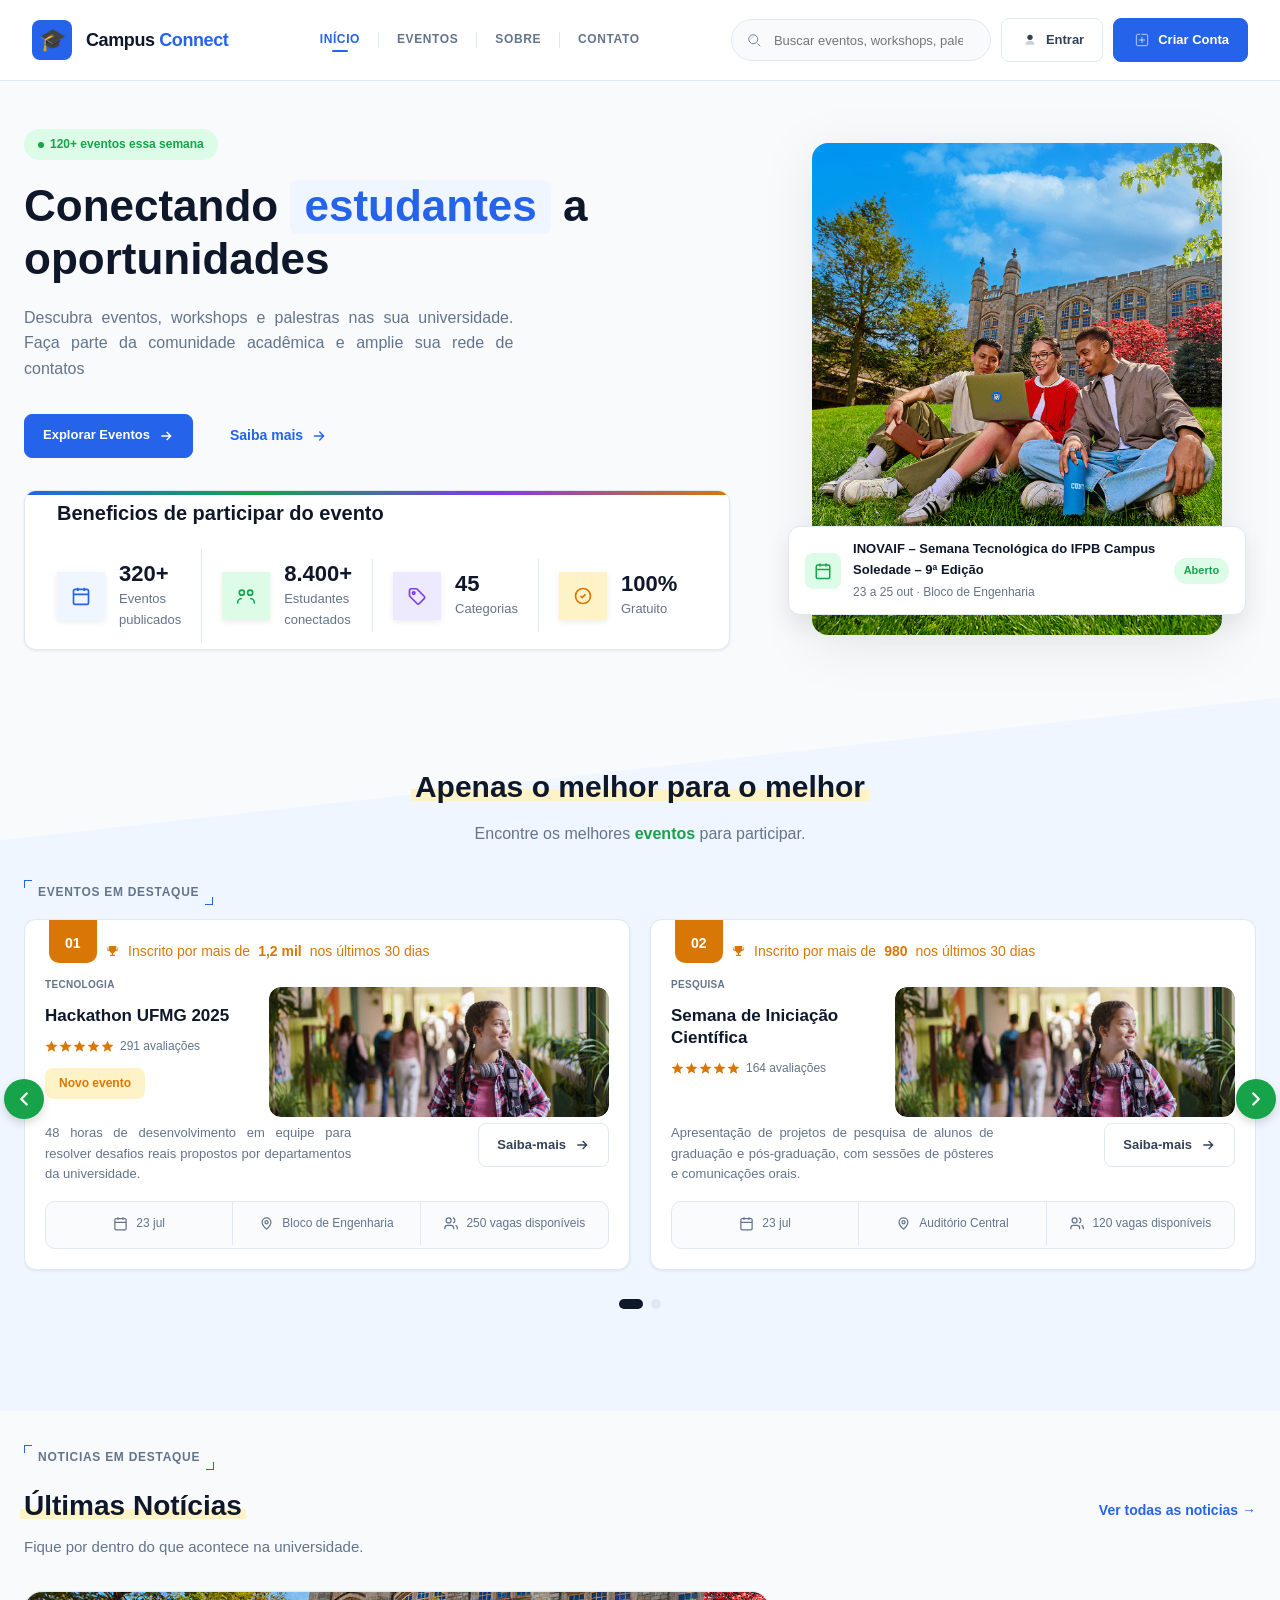
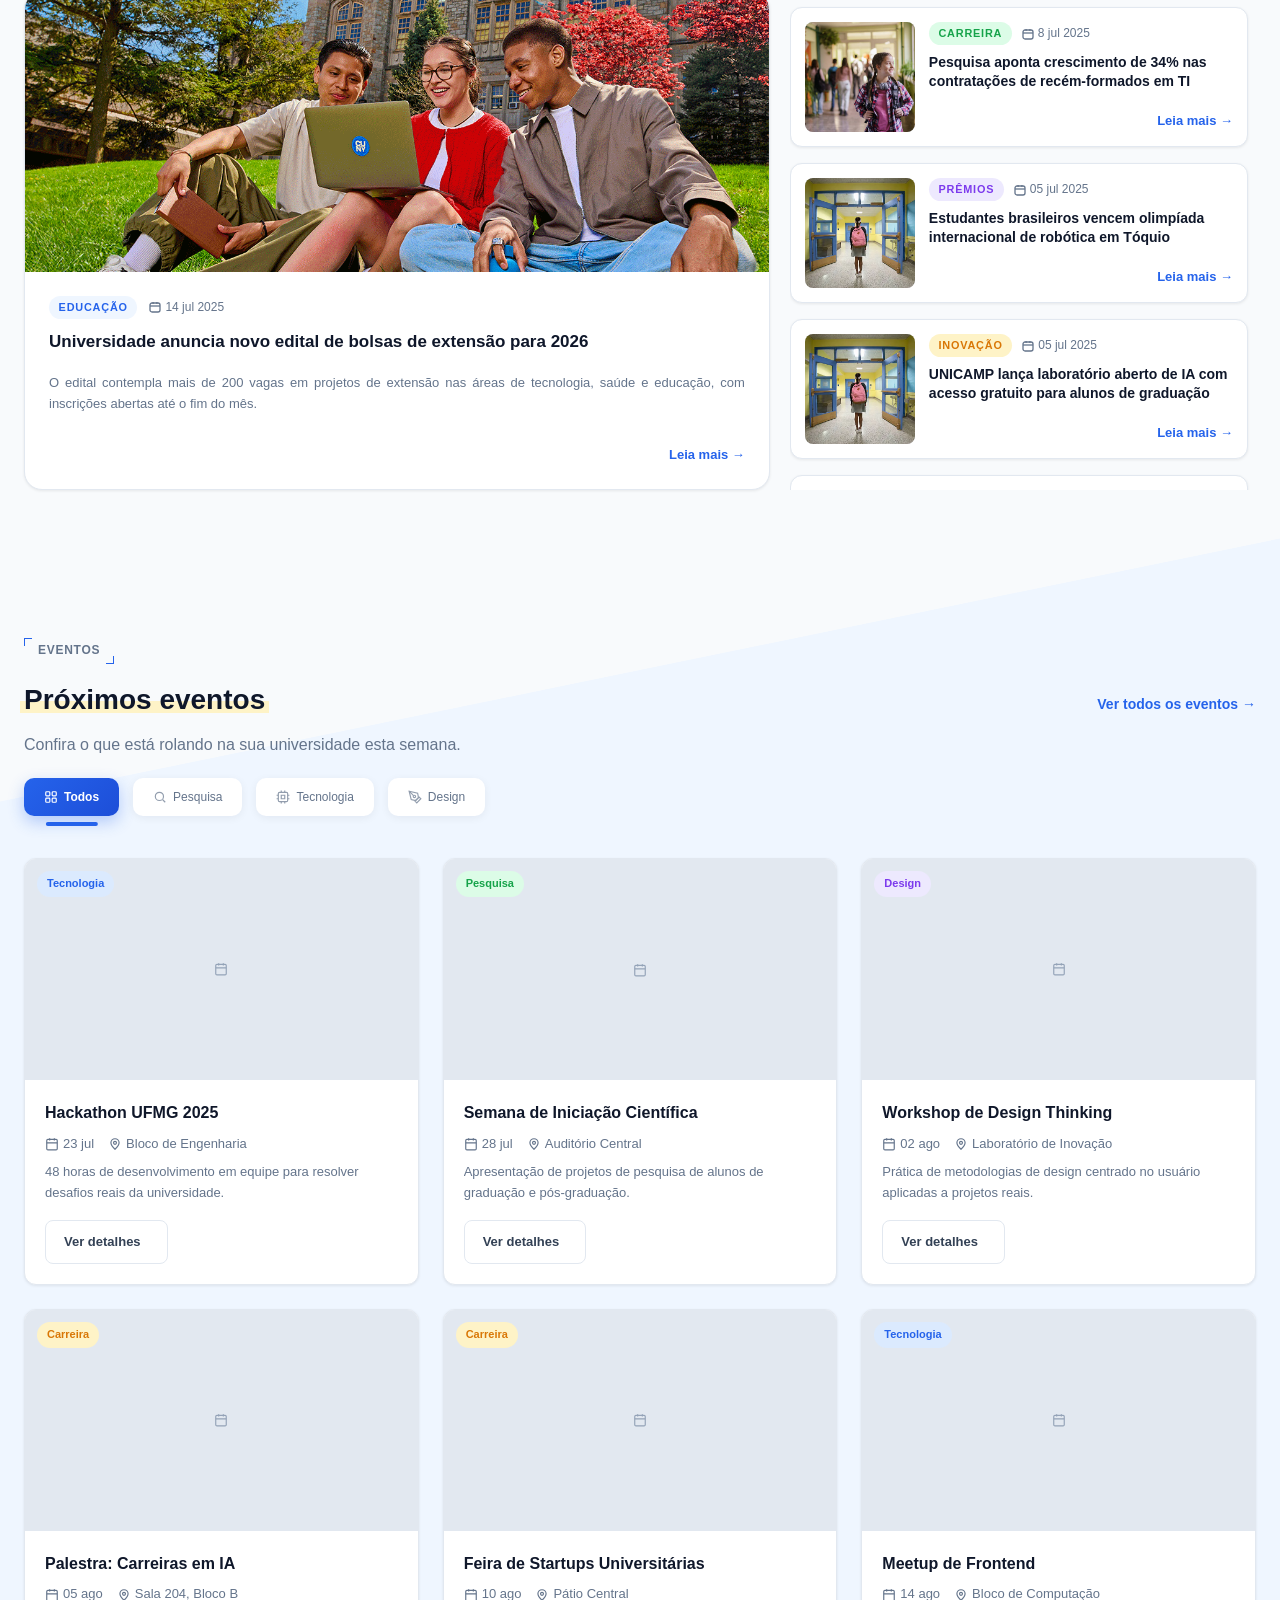
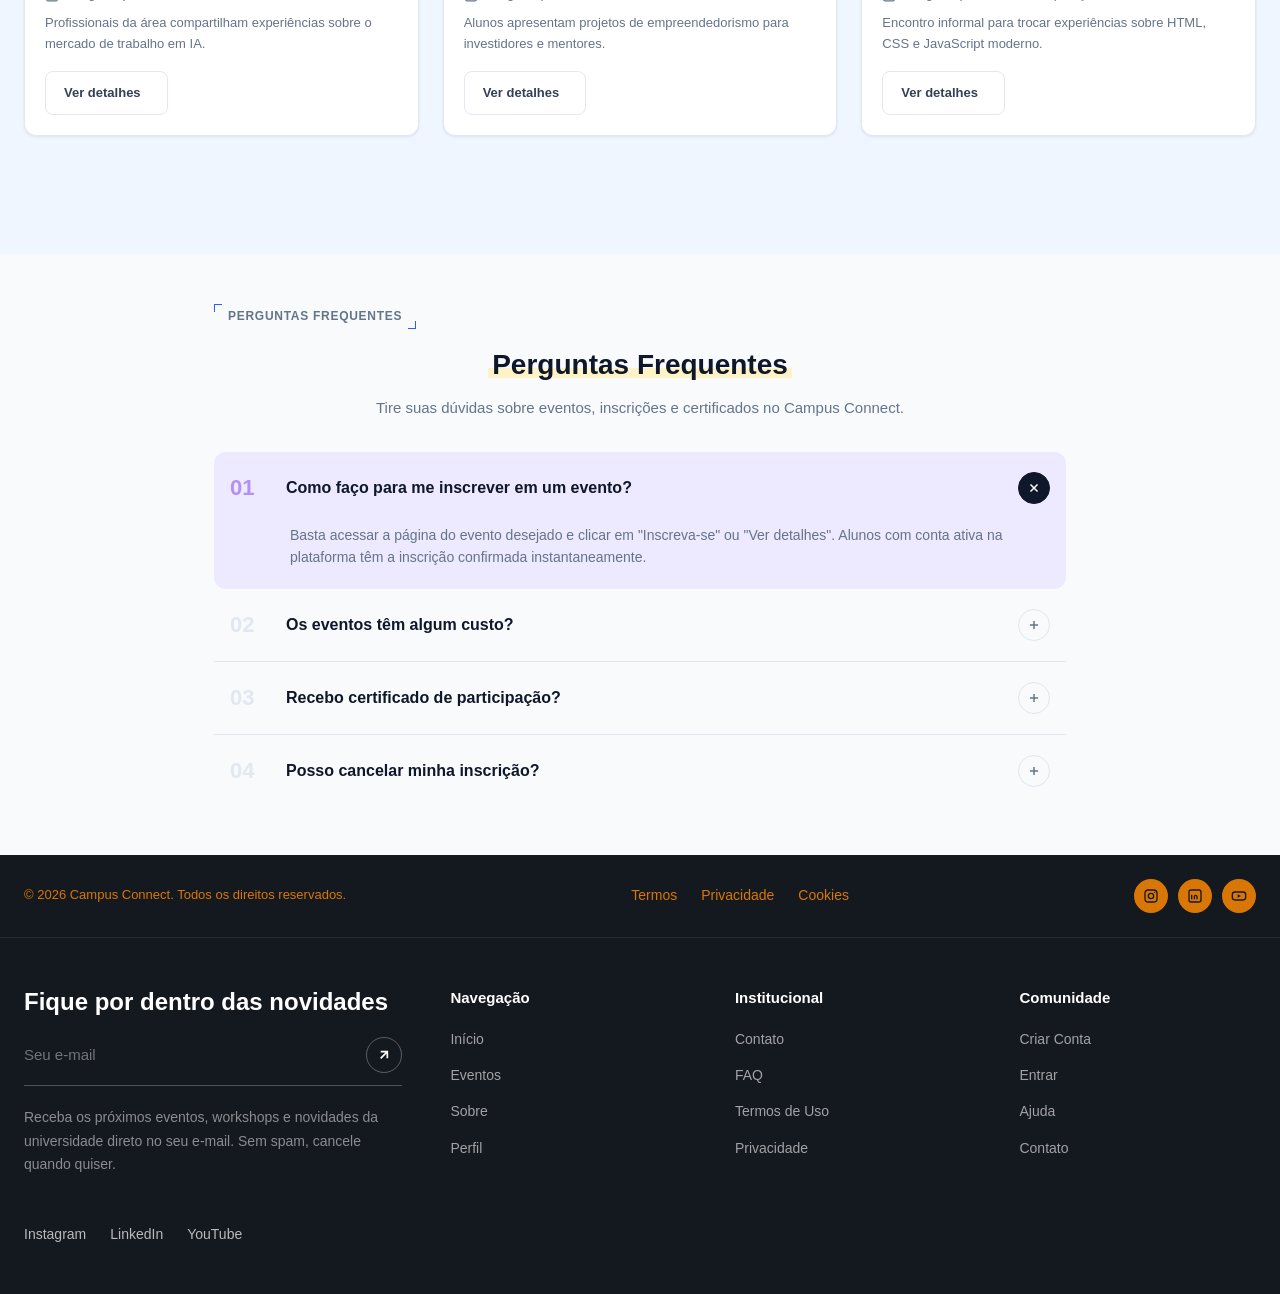
<file: index.html>
<!DOCTYPE html>
<html lang="pt-BR">

<head>
    <meta charset="UTF-8">
    <meta name="viewport" content="width=device-width, initial-scale=1.0">
    <title>Campus Connect</title>

    <link rel="stylesheet" href="css/style.css">
    <link rel="stylesheet" href="css/components/button.css">
</head>

<body>
    
    <header class="site-header" >
        <div class="logo">
            <span class="logo-icon" aria-hidden="true">🎓</span>
            <span>Campus <span class="logo-highlight">Connect</span></span>
        </div>
        <nav class="main-nav" aria-label="Navegação principal">
            <ul>
                <li><a href="index.html" aria-current="page">Início</a></li>
                <li><a href="pages/events.html">Eventos</a></li>
                <li><a href="pages/about.html">Sobre</a></li>
                <li><a href="pages/contact.html">Contato</a></li>
            </ul>
        </nav>

        <div class="header-actions">
            <div class="search-wrapper">
                <svg class="search-icon" xmlns="http://www.w3.org/2000/svg" viewBox="0 0 24 24" fill="none">

                    <circle cx="11" cy="11" r="6" stroke="currentColor" stroke-width="1.2" />

                    <path
                        d="M11 8C10.606 8 10.2159 8.0776 9.85195 8.22836C9.48797 8.37913 9.15726 8.6001 8.87868 8.87868C8.6001 9.15726 8.37913 9.48797 8.22836 9.85195C8.0776 10.2159 8 10.606 8 11"
                        stroke="currentColor" opacity=".35" stroke-width="1.2" stroke-linecap="round" />

                    <path d="M20 20L17 17" stroke="currentColor" stroke-width="1.2" stroke-linecap="round" />

                </svg>

                <input type="search" id="search" class="search-input"
                    placeholder="Buscar eventos, workshops, palestras..." aria-label="Buscar eventos">
            </div>

            <a href="./pages/login.html" class="btn btn-secondary">
                <svg class="btn-icon" xmlns="http://www.w3.org/2000/svg" viewBox="0 0 24 24" fill="none">
                    <circle cx="12" cy="8" r="4" fill="currentColor" />
                    <path fill-rule="evenodd" clip-rule="evenodd"
                        d="M12 13C8.33033 13 5.32016 15.4204 5.02395 18.5004C4.99752 18.7753 5.22389 19 5.50003 19H18.5C18.7762 19.0025 18.9761 18.7753 18.9761 18.5004C18.6799 15.4204 15.6697 13 12 13Z"
                        fill="currentColor" opacity="0.25" />
                </svg>
                Entrar

            </a>
            <a class="btn btn-primary">
                <svg class="btn-icon" xmlns="http://www.w3.org/2000/svg" viewBox="0 0 24 24" fill="none">
                    <path
                        d="M8.5 3.5H5.5C4.39543 3.5 3.5 4.39543 3.5 5.5V18.5C3.5 19.6046 4.39543 20.5 5.5 20.5H18.5C19.6046 20.5 20.5 19.6046 20.5 18.5V5.5C20.5 4.39543 19.6046 3.5 18.5 3.5H11.5"
                        stroke="currentColor" stroke-linecap="round" />
                    <path d="M12 8V16" stroke="currentColor" stroke-linecap="round" />
                    <path d="M16 12H8" stroke="currentColor" stroke-linecap="round" />
                </svg>
                Criar Conta
            </a>
        </div>

    </header>


    <main>
        <section class="hero">
            <div class="hero-content">
                <span class="hero-badge">
                    <span class="dot" aria-hidden="true"></span>
                    120+ eventos essa semana
                </span>

                <h1>Conectando <strong><span id="word">estudantes</span></strong> a oportunidades </h1>

                <p class="hero-subtitle"> Descubra eventos, workshops e palestras nas sua universidade.
                    Faça parte da comunidade acadêmica e amplie sua rede de contatos
                </p>

                <div class="cta-group">
                    <a class="btn btn-primary" id="explore-events-btn"> Explorar Eventos
                        <svg width="16" height="16" viewBox="0 0 24 24" fill="none" stroke="currentColor"
                            stroke-width="2" aria-hidden="true">
                            <path d="M5 12h14M13 6l6 6-6 6" />
                        </svg>
                    </a>

                    <a href="pages/events.html" class="btn btn-link">
                        Saiba mais
                        <svg width="16" height="16" viewBox="0 0 24 24" fill="none">
                            <path d="M5 12H19M19 12L13 6M19 12L13 18" stroke="currentColor" stroke-width="2"
                                stroke-linecap="round" stroke-linejoin="round" />
                        </svg>
                    </a>
                </div>

                <div class="hero-highlights">
                    <div class="stats-bar">
                        <h2 class="hero-highlights-title"> Beneficios de participar do evento</h2>

                        <div class="stats-bar-grid">
                            <div class="stats-bar-item">
                                <span class="stats-bar-icon icon-blue" aria-label="true">
                                    <svg viewBox="0 0 24 24" fill="none" stroke="currentColor" stroke-width="2">
                                        <rect x="3" y="4" width="18" height="18" rx="2" />
                                        <path d="M16 2v4M8 2v4M3 10h18" />
                                    </svg>
                                </span>
                                <div>
                                    <p class="stats-bar-number">320+</p>
                                    <p class="stats-bar-label">Eventos publicados</p>
                                </div>
                            </div>
                            <div class="stats-bar-item">
                                <span class="stats-bar-icon icon-green" aria-hidden="true">
                                    <svg viewBox="0 0 24 24" fill="none" stroke="currentColor" stroke-width="2">
                                        <circle cx="7" cy="8" r="3" />
                                        <circle cx="17" cy="8" r="3" />
                                        <path d="M2 21v-1a5 5 0 0 1 5-5h0M22 21v-1a5 5 0 0 0-5-5h0" />
                                    </svg>
                                </span>
                                <div>
                                    <p class="stats-bar-number">8.400+</p>
                                    <p class="stats-bar-label">Estudantes conectados</p>
                                </div>
                            </div>

                            <div class="stats-bar-item">
                                <span class="stats-bar-icon icon-purple" aria-hidden="true">
                                    <svg viewBox="0 0 24 24" fill="none" stroke="currentColor" stroke-width="2">
                                        <path
                                            d="M20.6 12.3L12.3 3.9a2 2 0 0 0-1.4-.6H5a2 2 0 0 0-2 2v5.9c0 .5.2 1 .6 1.4l8.4 8.4a2 2 0 0 0 2.8 0l5.8-5.8a2 2 0 0 0 0-2.9z" />
                                        <circle cx="8" cy="8.5" r="1.5" />
                                    </svg>
                                </span>
                                <div>
                                    <p class="stats-bar-number">45</p>
                                    <p class="stats-bar-label">Categorias</p>
                                </div>
                            </div>

                            <div class="stats-bar-item">
                                <span class="stats-bar-icon icon-amber" aria-hidden="true">
                                    <svg viewBox="0 0 24 24" fill="none" stroke="currentColor" stroke-width="2">
                                        <circle cx="12" cy="12" r="9" />
                                        <path d="M9 12l2 2 4-4" />
                                    </svg>
                                </span>
                                <div>
                                    <p class="stats-bar-number">100%</p>
                                    <p class="stats-bar-label">Gratuito</p>
                                </div>
                            </div>

                        </div>
                    </div>
                </div>


            </div>

            <div class="illustration-wrapper">
                <img src="img/hero-image.png" alt="Estudantes em um campus" class="hero-image">
                <a href="pages/events.html" class="event-card-link">
                    <div class="event-card">
                        <div class="event-card-icon" aria-hidden="true">
                            <svg width="18" height="18" viewBox="0 0 24 24" fill="none" stroke="currentColor"
                                stroke-width="2">
                                <rect x="3" y="4" width="18" height="18" rx="2" />
                                <path d="M16 2v4M8 2v4M3 10h18" />
                            </svg>
                        </div>

                        <div class="event-card-info">
                            <p class="title">INOVAIF – Semana Tecnológica do IFPB Campus Soledade – 9ª Edição</p>
                            <p class="meta">23 a 25 out · Bloco de Engenharia</p>
                        </div>
                        <span class="event-card-badge">Aberto</span>
                    </div>
                </a>
            </div>

        </section>

        <section class="diagonal-section">
            <div class="featured-section">

                <div class="featured-header">
                    <h2><span>Apenas o melhor para o melhor</span></h2>
                    <p>Encontre os melhores <strong>eventos</strong> para participar.</p>
                </div>
                <div>
                    <p class="section-eyebrow">Eventos em Destaque</p>
                </div>

                <div class="featured-carousel-wrapper">
                    <button class="carousel-arrow prev" id="carousel-prev" aria-label="Evento anterior">
                        <svg width="20" height="20" viewBox="0 0 24 24" fill="none" stroke="currentColor"
                            stroke-width="2.5" stroke-linecap="round" stroke-linejoin="round">
                            <path d="M9 6l6 6-6 6" />
                        </svg>
                    </button>

                    <div class="featured-track" id="featured-track">

                        <!-- Card 01 -->
                        <a href="#" class="featured-card-link">
                            <article class="featured-card">
                                <div class="featured-top-row">
                                    <span class="featured-rank">01</span>
                                    <span class="featured-social">
                                        <svg viewBox="0 0 24 24" fill="currentColor" width="13" height="13">
                                            <path
                                                d="M6 3h12v2h3v2a4 4 0 0 1-4 4h-.35A6 6 0 0 1 13 14.9V17h3v2H8v-2h3v-2.1A6 6 0 0 1 7.35 11H7a4 4 0 0 1-4-4V5h3V3zm-2 4a2 2 0 0 0 2 2V5H4v2zm16-2h-2v4a2 2 0 0 0 2-2V5z" />
                                        </svg>
                                        Inscrito por mais de <strong>1,2 mil </strong> nos últimos 30 dias
                                    </span>
                                </div>

                                <div class="featured-body">

                                    <div class="featured-content-left">

                                        <p class="featured-category">Tecnologia</p>
                                        <h3 class="featured-title">Hackathon UFMG 2025</h3>
                                        <div class="featured-rating">
                                            <span class="stars">
                                                <svg viewBox="0 0 20 20">
                                                    <path
                                                        d="M10 1l2.6 5.9 6.4.6-4.8 4.3 1.4 6.2L10 14.8 4.4 18l1.4-6.2L1 7.5l6.4-.6z" />
                                                </svg>
                                                <svg viewBox="0 0 20 20">
                                                    <path
                                                        d="M10 1l2.6 5.9 6.4.6-4.8 4.3 1.4 6.2L10 14.8 4.4 18l1.4-6.2L1 7.5l6.4-.6z" />
                                                </svg>
                                                <svg viewBox="0 0 20 20">
                                                    <path
                                                        d="M10 1l2.6 5.9 6.4.6-4.8 4.3 1.4 6.2L10 14.8 4.4 18l1.4-6.2L1 7.5l6.4-.6z" />
                                                </svg>
                                                <svg viewBox="0 0 20 20">
                                                    <path
                                                        d="M10 1l2.6 5.9 6.4.6-4.8 4.3 1.4 6.2L10 14.8 4.4 18l1.4-6.2L1 7.5l6.4-.6z" />
                                                </svg>
                                                <svg viewBox="0 0 20 20">
                                                    <path
                                                        d="M10 1l2.6 5.9 6.4.6-4.8 4.3 1.4 6.2L10 14.8 4.4 18l1.4-6.2L1 7.5l6.4-.6z" />
                                                </svg>
                                            </span>
                                            291 avaliações
                                        </div>
                                        <span class="featured-tag">Novo evento</span>

                                    </div>
                                    <div class="featured-content-right">
                                        <div class="featured-image-wrapper">
                                            <img src="img/banner-campus-2.jpg" alt="teste" class="featured-image">
                                        </div>
                                    </div>
                                </div>

                                <div class="featured-bottom">
                                    <p class="featured-description">
                                        48 horas de desenvolvimento em equipe para resolver desafios reais propostos por
                                        departamentos da universidade.
                                    </p>

                                    <div class="featured-footer">
                                        <button class="btn btn-secondary">
                                            Saiba-mais
                                            <svg width="16" height="16" viewBox="0 0 24 24" fill="none"
                                                stroke="currentColor" stroke-width="2" aria-hidden="true">
                                                <path d="M5 12h14M13 6l6 6-6 6" />
                                            </svg>
                                        </button>
                                    </div>
                                </div>

                                <div class="featured-meta">
                                    <div class="featured-meta-row">
                                        <svg width="14" height="14" viewBox="0 0 24 24" fill="none"
                                            stroke="currentColor" stroke-width="2">
                                            <rect x="3" y="4" width="18" height="18" rx="2" />
                                            <path d="M16 2v4M8 2v4M3 10h18" />
                                        </svg>
                                        23 jul
                                    </div>
                                    <div class="featured-meta-row">
                                        <svg width="14" height="14" viewBox="0 0 24 24" fill="none"
                                            stroke="currentColor" stroke-width="2">
                                            <path d="M12 21s-7-6.1-7-11a7 7 0 0 1 14 0c0 4.9-7 11-7 11z" />
                                            <circle cx="12" cy="10" r="2.5" />
                                        </svg>
                                        <span>Bloco de Engenharia</span>
                                    </div>

                                    <div class="featured-meta-row">
                                        <!-- usuários -->
                                        <svg width="14" height="14" viewBox="0 0 24 24" fill="none"
                                            stroke="currentColor" stroke-width="2">

                                            <path d="M17 21v-2a4 4 0 0 0-4-4H7a4 4 0 0 0-4 4v2" />

                                            <circle cx="9" cy="7" r="4" />

                                            <path d="M23 21v-2a4 4 0 0 0-3-3.87" />

                                            <path d="M16 3.13a4 4 0 0 1 0 7.75" />

                                        </svg>

                                        <span>250 vagas disponíveis</span>

                                    </div>
                                </div>

                            </article>
                        </a>

                        <!-- Card 02 -->
                        <a href="#" class="featured-card-link">
                            <article class="featured-card">
                                <div class="featured-top-row">
                                    <span class="featured-rank">02</span>
                                    <span class="featured-social">
                                        <svg viewBox="0 0 24 24" fill="currentColor" width="13" height="13">
                                            <path
                                                d="M6 3h12v2h3v2a4 4 0 0 1-4 4h-.35A6 6 0 0 1 13 14.9V17h3v2H8v-2h3v-2.1A6 6 0 0 1 7.35 11H7a4 4 0 0 1-4-4V5h3V3zm-2 4a2 2 0 0 0 2 2V5H4v2zm16-2h-2v4a2 2 0 0 0 2-2V5z" />
                                        </svg>
                                        Inscrito por mais de <strong>980 </strong> nos últimos 30 dias
                                    </span>
                                </div>

                                <div class="featured-body">

                                    <div class="featured-content-left">

                                        <p class="featured-category">Pesquisa</p>
                                        <h3 class="featured-title">Semana de Iniciação Científica</h3>
                                        <div class="featured-rating">
                                            <span class="stars">
                                                <svg viewBox="0 0 20 20">
                                                    <path
                                                        d="M10 1l2.6 5.9 6.4.6-4.8 4.3 1.4 6.2L10 14.8 4.4 18l1.4-6.2L1 7.5l6.4-.6z" />
                                                </svg>
                                                <svg viewBox="0 0 20 20">
                                                    <path
                                                        d="M10 1l2.6 5.9 6.4.6-4.8 4.3 1.4 6.2L10 14.8 4.4 18l1.4-6.2L1 7.5l6.4-.6z" />
                                                </svg>
                                                <svg viewBox="0 0 20 20">
                                                    <path
                                                        d="M10 1l2.6 5.9 6.4.6-4.8 4.3 1.4 6.2L10 14.8 4.4 18l1.4-6.2L1 7.5l6.4-.6z" />
                                                </svg>
                                                <svg viewBox="0 0 20 20">
                                                    <path
                                                        d="M10 1l2.6 5.9 6.4.6-4.8 4.3 1.4 6.2L10 14.8 4.4 18l1.4-6.2L1 7.5l6.4-.6z" />
                                                </svg>
                                                <svg viewBox="0 0 20 20">
                                                    <path
                                                        d="M10 1l2.6 5.9 6.4.6-4.8 4.3 1.4 6.2L10 14.8 4.4 18l1.4-6.2L1 7.5l6.4-.6z" />
                                                </svg>
                                            </span>
                                            164 avaliações
                                        </div>


                                    </div>
                                    <div class="featured-content-right">
                                        <div class="featured-image-wrapper">
                                            <img src="img/banner-campus-2.jpg" alt="teste" class="featured-image">
                                        </div>
                                    </div>
                                </div>

                                <div class="featured-bottom">
                                    <p class="featured-description">
                                        Apresentação de projetos de pesquisa de alunos de graduação e pós-graduação, com
                                        sessões
                                        de pôsteres e comunicações orais.
                                    </p>

                                    <div class="featured-footer">
                                        <button class="btn btn-secondary">
                                            Saiba-mais
                                            <svg width="16" height="16" viewBox="0 0 24 24" fill="none"
                                                stroke="currentColor" stroke-width="2" aria-hidden="true">
                                                <path d="M5 12h14M13 6l6 6-6 6" />
                                            </svg>
                                        </button>
                                    </div>
                                </div>

                                <div class="featured-meta">
                                    <div class="featured-meta-row">
                                        <svg width="14" height="14" viewBox="0 0 24 24" fill="none"
                                            stroke="currentColor" stroke-width="2">
                                            <rect x="3" y="4" width="18" height="18" rx="2" />
                                            <path d="M16 2v4M8 2v4M3 10h18" />
                                        </svg>
                                        23 jul
                                    </div>
                                    <div class="featured-meta-row">
                                        <svg width="14" height="14" viewBox="0 0 24 24" fill="none"
                                            stroke="currentColor" stroke-width="2">
                                            <path d="M12 21s-7-6.1-7-11a7 7 0 0 1 14 0c0 4.9-7 11-7 11z" />
                                            <circle cx="12" cy="10" r="2.5" />
                                        </svg>
                                        <span>Auditório Central</span>
                                    </div>

                                    <div class="featured-meta-row">
                                        <!-- usuários -->
                                        <svg width="14" height="14" viewBox="0 0 24 24" fill="none"
                                            stroke="currentColor" stroke-width="2">

                                            <path d="M17 21v-2a4 4 0 0 0-4-4H7a4 4 0 0 0-4 4v2" />

                                            <circle cx="9" cy="7" r="4" />

                                            <path d="M23 21v-2a4 4 0 0 0-3-3.87" />

                                            <path d="M16 3.13a4 4 0 0 1 0 7.75" />

                                        </svg>

                                        <span>120 vagas disponíveis</span>

                                    </div>
                                </div>

                            </article>
                        </a>


                        <!-- Card 03 -->
                        <a href="#" class="featured-card-link">
                            <article class="featured-card">
                                <div class="featured-top-row">
                                    <span class="featured-rank">03</span>
                                    <span class="featured-social">
                                        <svg viewBox="0 0 24 24" fill="currentColor" width="13" height="13">
                                            <path
                                                d="M6 3h12v2h3v2a4 4 0 0 1-4 4h-.35A6 6 0 0 1 13 14.9V17h3v2H8v-2h3v-2.1A6 6 0 0 1 7.35 11H7a4 4 0 0 1-4-4V5h3V3zm-2 4a2 2 0 0 0 2 2V5H4v2zm16-2h-2v4a2 2 0 0 0 2-2V5z" />
                                        </svg>
                                        Inscrito por mais de <strong>1,4 mil </strong> nos últimos 30 dias
                                    </span>
                                </div>

                                <div class="featured-body">

                                    <div class="featured-content-left">

                                        <p class="featured-category">Design</p>
                                        <h3 class="featured-title">Workshop de Design Thinking</h3>
                                        <div class="featured-rating">
                                            <span class="stars">
                                                <svg viewBox="0 0 20 20">
                                                    <path
                                                        d="M10 1l2.6 5.9 6.4.6-4.8 4.3 1.4 6.2L10 14.8 4.4 18l1.4-6.2L1 7.5l6.4-.6z" />
                                                </svg>
                                                <svg viewBox="0 0 20 20">
                                                    <path
                                                        d="M10 1l2.6 5.9 6.4.6-4.8 4.3 1.4 6.2L10 14.8 4.4 18l1.4-6.2L1 7.5l6.4-.6z" />
                                                </svg>
                                                <svg viewBox="0 0 20 20">
                                                    <path
                                                        d="M10 1l2.6 5.9 6.4.6-4.8 4.3 1.4 6.2L10 14.8 4.4 18l1.4-6.2L1 7.5l6.4-.6z" />
                                                </svg>
                                                <svg viewBox="0 0 20 20">
                                                    <path
                                                        d="M10 1l2.6 5.9 6.4.6-4.8 4.3 1.4 6.2L10 14.8 4.4 18l1.4-6.2L1 7.5l6.4-.6z" />
                                                </svg>
                                                <svg viewBox="0 0 20 20">
                                                    <path
                                                        d="M10 1l2.6 5.9 6.4.6-4.8 4.3 1.4 6.2L10 14.8 4.4 18l1.4-6.2L1 7.5l6.4-.6z" />
                                                </svg>
                                            </span>
                                            164 avaliações
                                        </div>
                                        <span class="featured-tag">Novo evento</span>

                                    </div>
                                    <div class="featured-content-right">
                                        <div class="featured-image-wrapper">
                                            <img src="img/banner-campus-2.jpg" alt="teste" class="featured-image">
                                        </div>
                                    </div>
                                </div>

                                <div class="featured-bottom">
                                    <p class="featured-description">
                                        Prática de metodologias de design centrado no usuário aplicadas a projetos reais
                                        de
                                        extensão universitária, com dinâmicas em grupo.
                                    </p>

                                    <div class="featured-footer">
                                        <button class="btn btn-secondary">
                                            Saiba-mais
                                            <svg width="16" height="16" viewBox="0 0 24 24" fill="none"
                                                stroke="currentColor" stroke-width="2" aria-hidden="true">
                                                <path d="M5 12h14M13 6l6 6-6 6" />
                                            </svg>
                                        </button>
                                    </div>
                                </div>

                                <div class="featured-meta">
                                    <div class="featured-meta-row">
                                        <svg width="14" height="14" viewBox="0 0 24 24" fill="none"
                                            stroke="currentColor" stroke-width="2">
                                            <rect x="3" y="4" width="18" height="18" rx="2" />
                                            <path d="M16 2v4M8 2v4M3 10h18" />
                                        </svg>
                                        23 jul
                                    </div>
                                    <div class="featured-meta-row">
                                        <svg width="14" height="14" viewBox="0 0 24 24" fill="none"
                                            stroke="currentColor" stroke-width="2">
                                            <path d="M12 21s-7-6.1-7-11a7 7 0 0 1 14 0c0 4.9-7 11-7 11z" />
                                            <circle cx="12" cy="10" r="2.5" />
                                        </svg>
                                        <span>Laboratório de Inovação</span>
                                    </div>

                                    <div class="featured-meta-row">
                                        <!-- usuários -->
                                        <svg width="14" height="14" viewBox="0 0 24 24" fill="none"
                                            stroke="currentColor" stroke-width="2">

                                            <path d="M17 21v-2a4 4 0 0 0-4-4H7a4 4 0 0 0-4 4v2" />

                                            <circle cx="9" cy="7" r="4" />

                                            <path d="M23 21v-2a4 4 0 0 0-3-3.87" />

                                            <path d="M16 3.13a4 4 0 0 1 0 7.75" />

                                        </svg>

                                        <span>60 vagas disponíveis</span>

                                    </div>
                                </div>

                            </article>
                        </a>
                        <!-- Card 04 -->


                    </div>

                    <button class="carousel-arrow next" id="carousel-next" aria-label="Próximo evento">
                        <svg width="20" height="20" viewBox="0 0 24 24" fill="none" stroke="currentColor"
                            stroke-width="2.5" stroke-linecap="round" stroke-linejoin="round">
                            <path d="M9 6l6 6-6 6" />
                        </svg>
                    </button>
                </div>

                <!-- Um dot por card acima. A classe "active" começa no primeiro. -->
                <div class="carousel-dots" id="carousel-dots">

                </div>
            </div>
        </section>

        <section class="news-section" id="news">
            <div>
                <p class="section-eyebrow">Noticias em Destaque</p>
            </div>

            <div class="news-header">

                <div>
                    <h2><span>Últimas Notícias</span></h2>
                    <p>Fique por dentro do que acontece na universidade.</p>
                </div>
                <a href="#" class="news-view-all">
                    Ver todas as noticias →
                </a>
            </div>

            <div class="news-body">
                <article class="news-card news-featured" aria-labelledby="news-feat-title">

                    <div class="featured-media" aria-hidden="true">
                        <div class="featured-media-bg blue">
                            <img src="img/hero-image.png" alt="">
                        </div>
                    </div>


                    <div class="featured-body-news">
                        <div class="featured-meta-news">
                            <span class="cat-badge cat-blue" aria-hidden="true">
                                Educação
                            </span>
                            <time class="news-date" datetime="2025-07-18">
                                <!-- ícone calendário mini -->
                                <svg width="12" height="12" viewBox="0 0 12 12" fill="none" aria-hidden="true">
                                    <rect x="1" y="2" width="10" height="9" rx="2" stroke="currentColor"
                                        stroke-width="1.3" />
                                    <path d="M1 5h10" stroke="currentColor" stroke-width="1.3" />
                                    <rect x="3.5" y="1" width="1.2" height="2" rx="0.6" fill="currentColor" />
                                    <rect x="7.3" y="1" width="1.2" height="2" rx="0.6" fill="currentColor" />
                                </svg>
                                14 jul 2025
                            </time>
                        </div>

                        <h3 class="featured-title" id="news-feat-title">Universidade anuncia novo edital de bolsas de
                            extensão para 2026</h3>
                        <p class="featured-description">
                            O edital contempla mais de 200 vagas em projetos de extensão nas áreas de tecnologia,
                            saúde e educação, com inscrições abertas até o fim do mês.

                        </p>

                        <a href="#" class="read-more">
                            Leia mais →
                        </a>
                    </div>
                </article>

                <div class="news-secondary-list">

                    <article class="news-secondary-item">

                        <div class="news-secondary-image">
                            <img src="img/banner-campus-2.jpg" alt="">
                        </div>

                        <div class="news-secondary-body">
                            <div class="news-secondary-meta">
                                <span class="cat-badge cat-green" aria-hidden="true">
                                    Carreira
                                </span>
                                <time class="news-date" datetime="2025-07-18">
                                    <!-- ícone calendário mini -->
                                    <svg width="12" height="12" viewBox="0 0 12 12" fill="none" aria-hidden="true">
                                        <rect x="1" y="2" width="10" height="9" rx="2" stroke="currentColor"
                                            stroke-width="1.3" />
                                        <path d="M1 5h10" stroke="currentColor" stroke-width="1.3" />
                                        <rect x="3.5" y="1" width="1.2" height="2" rx="0.6" fill="currentColor" />
                                        <rect x="7.3" y="1" width="1.2" height="2" rx="0.6" fill="currentColor" />
                                    </svg>
                                    8 jul 2025
                                </time>
                            </div>

                            <h4 class="news-secondary-title">Pesquisa aponta crescimento de 34% nas contratações de
                                recém-formados em TI</h4>
                            <a href="#" class="read-more">
                                Leia mais →
                            </a>
                        </div>
                    </article>


                    <article class="news-secondary-item">

                        <div class="news-secondary-image">
                            <img src="img/banner-campus.webp" alt="">
                        </div>

                        <div class="news-secondary-body">
                            <div class="news-secondary-meta">
                                <span class="cat-badge cat-purple" aria-hidden="true">
                                    Prêmios
                                </span>
                                <time class="news-date" datetime="2025-07-18">
                                    <!-- ícone calendário mini -->
                                    <svg width="12" height="12" viewBox="0 0 12 12" fill="none" aria-hidden="true">
                                        <rect x="1" y="2" width="10" height="9" rx="2" stroke="currentColor"
                                            stroke-width="1.3" />
                                        <path d="M1 5h10" stroke="currentColor" stroke-width="1.3" />
                                        <rect x="3.5" y="1" width="1.2" height="2" rx="0.6" fill="currentColor" />
                                        <rect x="7.3" y="1" width="1.2" height="2" rx="0.6" fill="currentColor" />
                                    </svg>
                                    05 jul 2025
                                </time>
                            </div>

                            <h4 class="news-secondary-title">Estudantes brasileiros vencem olimpíada internacional de
                                robótica em Tóquio</h4>
                            <a href="#" class="read-more">
                                Leia mais →
                            </a>
                        </div>
                    </article>
                    <article class="news-secondary-item">

                        <div class="news-secondary-image">
                            <img src="img/banner-campus.webp" alt="">
                        </div>

                        <div class="news-secondary-body">
                            <div class="news-secondary-meta">
                                <span class="cat-badge cat-amber" aria-hidden="true">
                                    Inovação
                                </span>
                                <time class="news-date" datetime="2025-07-18">
                                    <!-- ícone calendário mini -->
                                    <svg width="12" height="12" viewBox="0 0 12 12" fill="none" aria-hidden="true">
                                        <rect x="1" y="2" width="10" height="9" rx="2" stroke="currentColor"
                                            stroke-width="1.3" />
                                        <path d="M1 5h10" stroke="currentColor" stroke-width="1.3" />
                                        <rect x="3.5" y="1" width="1.2" height="2" rx="0.6" fill="currentColor" />
                                        <rect x="7.3" y="1" width="1.2" height="2" rx="0.6" fill="currentColor" />
                                    </svg>
                                    05 jul 2025
                                </time>
                            </div>

                            <h4 class="news-secondary-title">UNICAMP lança laboratório aberto de IA com acesso gratuito
                                para alunos de graduação</h4>
                            <a href="#" class="read-more">
                                Leia mais →
                            </a>
                        </div>
                    </article>
                    <article class="news-secondary-item">

                        <div class="news-secondary-image">
                            <img src="img/banner-campus.webp" alt="">
                        </div>

                        <div class="news-secondary-body">
                            <div class="news-secondary-meta">
                                <span class="cat-badge cat-blue" aria-hidden="true">
                                    Educação
                                </span>
                                <time class="news-date" datetime="2025-07-18">
                                    <!-- ícone calendário mini -->
                                    <svg width="12" height="12" viewBox="0 0 12 12" fill="none" aria-hidden="true">
                                        <rect x="1" y="2" width="10" height="9" rx="2" stroke="currentColor"
                                            stroke-width="1.3" />
                                        <path d="M1 5h10" stroke="currentColor" stroke-width="1.3" />
                                        <rect x="3.5" y="1" width="1.2" height="2" rx="0.6" fill="currentColor" />
                                        <rect x="7.3" y="1" width="1.2" height="2" rx="0.6" fill="currentColor" />
                                    </svg>
                                    05 jul 2025
                                </time>
                            </div>

                            <h4 class="news-secondary-title">Feira de estágios reúne mais de 40 empresas parceiras</h4>
                            <a href="#" class="read-more">
                                Leia mais →
                            </a>
                        </div>
                    </article>
                    <article class="news-secondary-item">

                        <div class="news-secondary-image">
                            <img src="img/banner-campus.webp" alt="">
                        </div>

                        <div class="news-secondary-body">
                            <div class="news-secondary-meta">
                                <span class="cat-badge cat-blue" aria-hidden="true">
                                    Educação
                                </span>
                                <time class="news-date" datetime="2025-07-18">
                                    <!-- ícone calendário mini -->
                                    <svg width="12" height="12" viewBox="0 0 12 12" fill="none" aria-hidden="true">
                                        <rect x="1" y="2" width="10" height="9" rx="2" stroke="currentColor"
                                            stroke-width="1.3" />
                                        <path d="M1 5h10" stroke="currentColor" stroke-width="1.3" />
                                        <rect x="3.5" y="1" width="1.2" height="2" rx="0.6" fill="currentColor" />
                                        <rect x="7.3" y="1" width="1.2" height="2" rx="0.6" fill="currentColor" />
                                    </svg>
                                    05 jul 2025
                                </time>
                            </div>

                            <h4 class="news-secondary-title">Feira de estágios reúne mais de 40 empresas parceiras</h4>
                            <a href="#" class="read-more">
                                Leia mais →
                            </a>
                        </div>
                    </article>
                    <article class="news-secondary-item">

                        <div class="news-secondary-image">
                            <img src="img/banner-campus.webp" alt="">
                        </div>

                        <div class="news-secondary-body">
                            <div class="news-secondary-meta">
                                <span class="cat-badge cat-blue" aria-hidden="true">
                                    Educação
                                </span>
                                <time class="news-date" datetime="2025-07-18">
                                    <!-- ícone calendário mini -->
                                    <svg width="12" height="12" viewBox="0 0 12 12" fill="none" aria-hidden="true">
                                        <rect x="1" y="2" width="10" height="9" rx="2" stroke="currentColor"
                                            stroke-width="1.3" />
                                        <path d="M1 5h10" stroke="currentColor" stroke-width="1.3" />
                                        <rect x="3.5" y="1" width="1.2" height="2" rx="0.6" fill="currentColor" />
                                        <rect x="7.3" y="1" width="1.2" height="2" rx="0.6" fill="currentColor" />
                                    </svg>
                                    05 jul 2025
                                </time>
                            </div>

                            <h4 class="news-secondary-title">Feira de estágios reúne mais de 40 empresas parceiras</h4>
                            <a href="#" class="read-more">
                                Leia mais →
                            </a>
                        </div>
                    </article>


                </div>
            </div>
        </section>

        <section class="diagonal-section">
            <div class="events-section">
                <div>
                    <p class="section-eyebrow">Eventos</p>
                </div>
                <div class="events-header">
                    <div>
                        <h2><span>Próximos eventos</span></h2>
                        <p class="events-subtitle"> Confira o que está rolando na sua universidade esta semana.</p>
                    </div>
                    <a href="#" class="events-view-all">Ver todos os eventos →</a>
                </div>

                <div class="pill-group" role="list" aria-label="Categorias de eventos">
                    <button class="course-pill active" role="listitem" data-categoria="todos"
                        aria-label="Todas as categorias">
                        <svg viewBox="0 0 24 24" fill="none" stroke="currentColor" stroke-width="2">
                            <rect x="3" y="3" width="7" height="7" rx="1.5" />
                            <rect x="14" y="3" width="7" height="7" rx="1.5" />
                            <rect x="3" y="14" width="7" height="7" rx="1.5" />
                            <rect x="14" y="14" width="7" height="7" rx="1.5" />
                        </svg>
                        <span class="pill-label">Todos</span>
                    </button>

                    <button class="course-pill" role="listitem" data-categoria="pesquisa"
                        aria-label="Filtrar por Pesquisa">
                        <svg viewBox="0 0 24 24" fill="none" stroke="currentColor" stroke-width="2">
                            <circle cx="11" cy="11" r="7" />
                            <path d="M21 21l-4.3-4.3" />
                        </svg>
                        <span class="pill-label">Pesquisa</span>
                    </button>

                    <button class="course-pill" role="listitem" data-categoria="tecnologia"
                        aria-label="Filtrar por Tecnologia">
                        <svg viewBox="0 0 24 24" fill="none" stroke="currentColor" stroke-width="2">
                            <rect x="4" y="4" width="16" height="16" rx="2" />
                            <path d="M9 9h6v6H9z" />
                            <path d="M9 1v3M15 1v3M9 20v3M15 20v3M1 9h3M1 15h3M20 9h3M20 15h3" />
                        </svg>
                        <span class="pill-label">Tecnologia</span>
                    </button>

                    <button class="course-pill" role="listitem" data-categoria="design" aria-label="Filtrar por Design">
                        <svg viewBox="0 0 24 24" fill="none" stroke="currentColor" stroke-width="2">
                            <path d="M12 19l7-7 3 3-7 7-3-3z" />
                            <path d="M18 13l-1.5-7.5L2 2l3.5 14.5L13 18l5-5z" />
                            <path d="M2 2l7.5 7.5" />
                            <circle cx="11" cy="11" r="2" />
                        </svg>
                        <span class="pill-label">Design</span>
                    </button>
                </div>

                <div class="events-content">
                    <div class="events-grid" id="events-grid"> </div>
                    <div class="events-empty" id="events-empty">
                        <img src="img/no-result.svg" alt="">
                    </div>
                </div>
            </div>
        </section>

        <section class="faq-section">
            <div>
                <p class="section-eyebrow">Perguntas Frequentes</p>
            </div>
            <div class="faq-header">
                <h2><span>Perguntas Frequentes</span></h2>
                <p>Tire suas dúvidas sobre eventos, inscrições e certificados no Campus Connect.</p>
            </div>

            <div class="faq-list" id="faq-list">
                <div class="faq-item active">
                    <button class="faq-question-row">
                        <span class="faq-number">01</span>
                        <span class="faq-question-text">Como faço para me inscrever em um evento?</span>
                        <span class="faq-toggle" aria-hidden="true">
                            <svg class="icon-close" viewBox="0 0 24 24" fill="none" stroke="currentColor"
                                stroke-width="2.5">
                                <path d="M18 6L6 18M6 6l12 12" />
                            </svg>
                            <svg class="icon-open" viewBox="0 0 24 24" fill="none" stroke="currentColor"
                                stroke-width="2.5">
                                <path d="M12 5v14M5 12h14" />
                            </svg>
                        </span>
                    </button>
                    <div class="faq-answer">
                        <p class="faq-answer-text">
                            Basta acessar a página do evento desejado e clicar em "Inscreva-se" ou "Ver detalhes".
                            Alunos com conta ativa na plataforma têm a inscrição confirmada instantaneamente.
                        </p>
                    </div>
                </div>

                <div class="faq-item">
                    <button class="faq-question-row">
                        <span class="faq-number">02</span>
                        <span class="faq-question-text">Os eventos têm algum custo?</span>
                        <span class="faq-toggle" aria-hidden="true">
                            <svg class="icon-close" viewBox="0 0 24 24" fill="none" stroke="currentColor"
                                stroke-width="2.5">
                                <path d="M18 6L6 18M6 6l12 12" />
                            </svg>
                            <svg class="icon-open" viewBox="0 0 24 24" fill="none" stroke="currentColor"
                                stroke-width="2.5">
                                <path d="M12 5v14M5 12h14" />
                            </svg>
                        </span>
                    </button>
                    <div class="faq-answer">
                        <p class="faq-answer-text">
                            A grande maioria dos eventos listados é gratuita para estudantes da universidade.
                            Eventos com custo indicam o valor claramente na página do evento.
                        </p>
                    </div>
                </div>

                <div class="faq-item">
                    <button class="faq-question-row">
                        <span class="faq-number">03</span>
                        <span class="faq-question-text">Recebo certificado de participação?</span>
                        <span class="faq-toggle" aria-hidden="true">
                            <svg class="icon-close" viewBox="0 0 24 24" fill="none" stroke="currentColor"
                                stroke-width="2.5">
                                <path d="M18 6L6 18M6 6l12 12" />
                            </svg>
                            <svg class="icon-open" viewBox="0 0 24 24" fill="none" stroke="currentColor"
                                stroke-width="2.5">
                                <path d="M12 5v14M5 12h14" />
                            </svg>
                        </span>
                    </button>
                    <div class="faq-answer">
                        <p class="faq-answer-text">
                            Sim, eventos com carga horária mínima de 2h emitem certificado digital automaticamente
                            após a confirmação de presença.
                        </p>
                    </div>
                </div>

                <div class="faq-item">
                    <button class="faq-question-row">
                        <span class="faq-number">04</span>
                        <span class="faq-question-text">Posso cancelar minha inscrição?</span>
                        <span class="faq-toggle" aria-hidden="true">
                            <svg class="icon-close" viewBox="0 0 24 24" fill="none" stroke="currentColor"
                                stroke-width="2.5">
                                <path d="M18 6L6 18M6 6l12 12" />
                            </svg>
                            <svg class="icon-open" viewBox="0 0 24 24" fill="none" stroke="currentColor"
                                stroke-width="2.5">
                                <path d="M12 5v14M5 12h14" />
                            </svg>
                        </span>
                    </button>
                    <div class="faq-answer">
                        <p class="faq-answer-text">
                            Sim, você pode cancelar até 24 horas antes do início do evento diretamente pela sua área do
                            estudante.
                        </p>
                    </div>
                </div>
            </div>
        </section>

    </main>


    <footer class="site-footer">
        <div class="footer-topbar">
            <span class="footer-copyright">© 2026 Campus Connect. Todos os direitos reservados.</span>

            <nav class="footer-legal-links" aria-label="Links legais">
                <a href="#">Termos</a>
                <a href="#">Privacidade</a>
                <a href="#">Cookies</a>
            </nav>

            <div class="footer-social-icons">
                <a href="#" aria-label="Instagram" class="footer-social-circle">
                    <svg viewBox="0 0 24 24" fill="none" stroke="currentColor" stroke-width="2">
                        <rect x="3" y="3" width="18" height="18" rx="5" />
                        <circle cx="12" cy="12" r="4" />
                        <circle cx="17.5" cy="6.5" r="1" fill="currentColor" stroke="none" />
                    </svg>
                </a>
                <a href="#" aria-label="LinkedIn" class="footer-social-circle">
                    <svg viewBox="0 0 24 24" fill="none" stroke="currentColor" stroke-width="2">
                        <rect x="3" y="3" width="18" height="18" rx="3" />
                        <path d="M7 10v7M7 7v.01M11 17v-4a2 2 0 0 1 4 0v4M11 13v4" />
                    </svg>
                </a>
                <a href="#" aria-label="YouTube" class="footer-social-circle">
                    <svg viewBox="0 0 24 24" fill="none" stroke="currentColor" stroke-width="2">
                        <rect x="2" y="6" width="20" height="12" rx="4" />
                        <path d="M10 9.5l5 2.5-5 2.5z" fill="currentColor" stroke="none" />
                    </svg>
                </a>
            </div>
        </div>

        <div class="footer-main">
            <div class="footer-newsletter">
                <h3 class="footer-newsletter-title">Fique por dentro das novidades</h3>

                <form class="footer-newsletter-form" id="footer-newsletter-form">
                    <input type="email" id="footer-newsletter-email" class="footer-newsletter-input"
                        placeholder="Seu e-mail" aria-label="E-mail para receber novidades" required>
                    <button type="submit" class="footer-newsletter-submit" aria-label="Inscrever-se">
                        <svg viewBox="0 0 24 24" fill="none" stroke="currentColor" stroke-width="2.5">
                            <path d="M7 17L17 7M7 7h10v10" />
                        </svg>
                    </button>
                </form>

                <p class="footer-newsletter-desc">
                    Receba os próximos eventos, workshops e novidades da universidade direto no seu e-mail.
                    Sem spam, cancele quando quiser.
                </p>

                <p class="footer-newsletter-feedback" id="footer-newsletter-feedback"></p>

                <div class="footer-social-text-links">
                    <a href="#">Instagram</a>
                    <a href="#">LinkedIn</a>
                    <a href="#">YouTube</a>
                </div>
            </div>

            <nav class="footer-link-column" aria-label="Navegação">
                <h4 class="footer-column-title">Navegação</h4>
                <a href="index.html">Início</a>
                <a href="pages/events.html">Eventos</a>
                <a href="#">Sobre</a>
                <a href="pages/profile.html">Perfil</a>
            </nav>

            <nav class="footer-link-column" aria-label="Institucional">
                <h4 class="footer-column-title">Institucional</h4>
                <a href="pages/contact.html">Contato</a>
                <a href="#">FAQ</a>
                <a href="#">Termos de Uso</a>
                <a href="#">Privacidade</a>
            </nav>

            <nav class="footer-link-column" aria-label="Comunidade">
                <h4 class="footer-column-title">Comunidade</h4>
                <a href="#">Criar Conta</a>
                <a href="#">Entrar</a>
                <a href="#">Ajuda</a>
                <a href="#">Contato</a>
            </nav>
        </div>
    </footer>

    <script src="js/auth.js"></script>
    <script src="js/pages/home/components/hero-section.js"></script>
    <script src="js/pages/home/components/featured-section.js"></script>
    <script src="js/pages/home/components/news.js"></script>
    <script src="./data/events-mock.js"></script>
    <script src="js/pages/home/components/events-section.js"></script>
    <script src="js/pages/home/components/faq-section.js"></script>
    <script src="js/pages/home/components/footer-section.js"></script>
    <script src="js/index.js"></script>
</body>

</html>
</file>
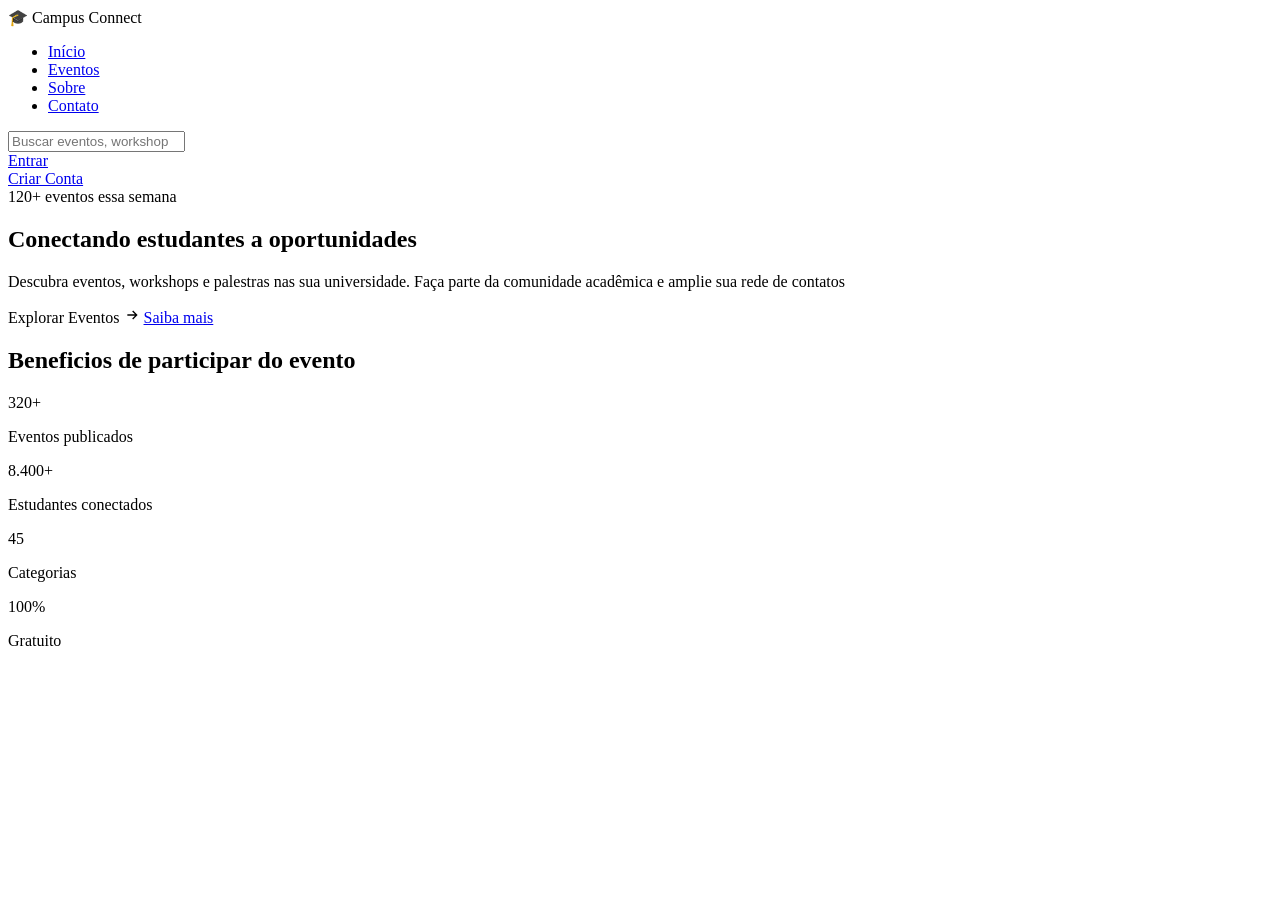
<file: text.html>
<!DOCTYPE html>
<html lang="en">

<head>
    <meta charset="UTF-8">
    <meta name="viewport" content="width=device-width, initial-scale=1.0">
    <title>Document</title>
</head>

<body>

    <header class="site-header">
        <div class="logo">
            <span class="logo-icon" aria-hidden="true">🎓</span>
            <span>Campus <span class="logo-highlight">Connect</span></span>
        </div>

        <nav class="main-nav" aria-label="Navegação principal">
            <ul>
                <li><a href="index.html" aria-current="page">Início</a></li>
                <li><a href="pages/events.html">Eventos</a></li>
                <li><a href="pages/about.html">Sobre</a></li>
                <li><a href="pages/contact.html">Contato</a></li>
            </ul>
        </nav>

        <div class="header-actions">
            <div class="search-wrapper">

                <input type="search" id="search" class="search-input"
                    placeholder="Buscar eventos, workshops, palestras..." aria-label="Buscar eventos">
            </div>

            <a href="./pages/login.html" class="btn btn-secondary">

                Entrar
            </a>

            <br>

            <a href="#" class="btn btn-primary">

                Criar Conta
            </a>
        </div>

    </header>

    <main>
        <section>
            <div class="hero-content">
                <span class="hero-badge">
                    <span class="dot" aria-hidden="true"></span>
                    120+ eventos essa semana
                </span>

                <h1>Conectando <strong><span id="word">estudantes</span></strong> a oportunidades </h1>

                <p class="hero-subtitle"> Descubra eventos, workshops e palestras nas sua universidade.
                    Faça parte da comunidade acadêmica e amplie sua rede de contatos
                </p>

                <div class="cta-group">
                    <a class="btn btn-primary" id="explore-events-btn"> Explorar Eventos
                        <svg width="16" height="16" viewBox="0 0 24 24" fill="none" stroke="currentColor"
                            stroke-width="2" aria-hidden="true">
                            <path d="M5 12h14M13 6l6 6-6 6" />
                        </svg>
                    </a>

                    <a href="pages/events.html" class="btn btn-link">
                        Saiba mais
                    </a>
                </div>

                <div class="hero-highlights">
                    <div class="stats-bar">
                        <h2 class="hero-highlights-title"> Beneficios de participar do evento</h2>

                        <div class="stats-bar-grid">
                            <div class="stats-bar-item">
                                <span class="stats-bar-icon icon-blue" aria-label="true">

                                </span>
                                <div>
                                    <p class="stats-bar-number">320+</p>
                                    <p class="stats-bar-label">Eventos publicados</p>
                                </div>
                            </div>

                            <div class="stats-bar-item">
                                <span class="stats-bar-icon icon-green" aria-hidden="true">

                                </span>
                                <div>
                                    <p class="stats-bar-number">8.400+</p>
                                    <p class="stats-bar-label">Estudantes conectados</p>
                                </div>
                            </div>

                            <div class="stats-bar-item">
                                <span class="stats-bar-icon icon-purple" aria-hidden="true">

                                </span>
                                <div>
                                    <p class="stats-bar-number">45</p>
                                    <p class="stats-bar-label">Categorias</p>
                                </div>
                            </div>

                            <div class="stats-bar-item">
                                <span class="stats-bar-icon icon-amber" aria-hidden="true">

                                </span>
                                <div>
                                    <p class="stats-bar-number">100%</p>
                                    <p class="stats-bar-label">Gratuito</p>
                                </div>
                            </div>

                        </div>
                    </div>
                </div>


            </div>
        </section>
    </main>

</body>

</html>
</file>
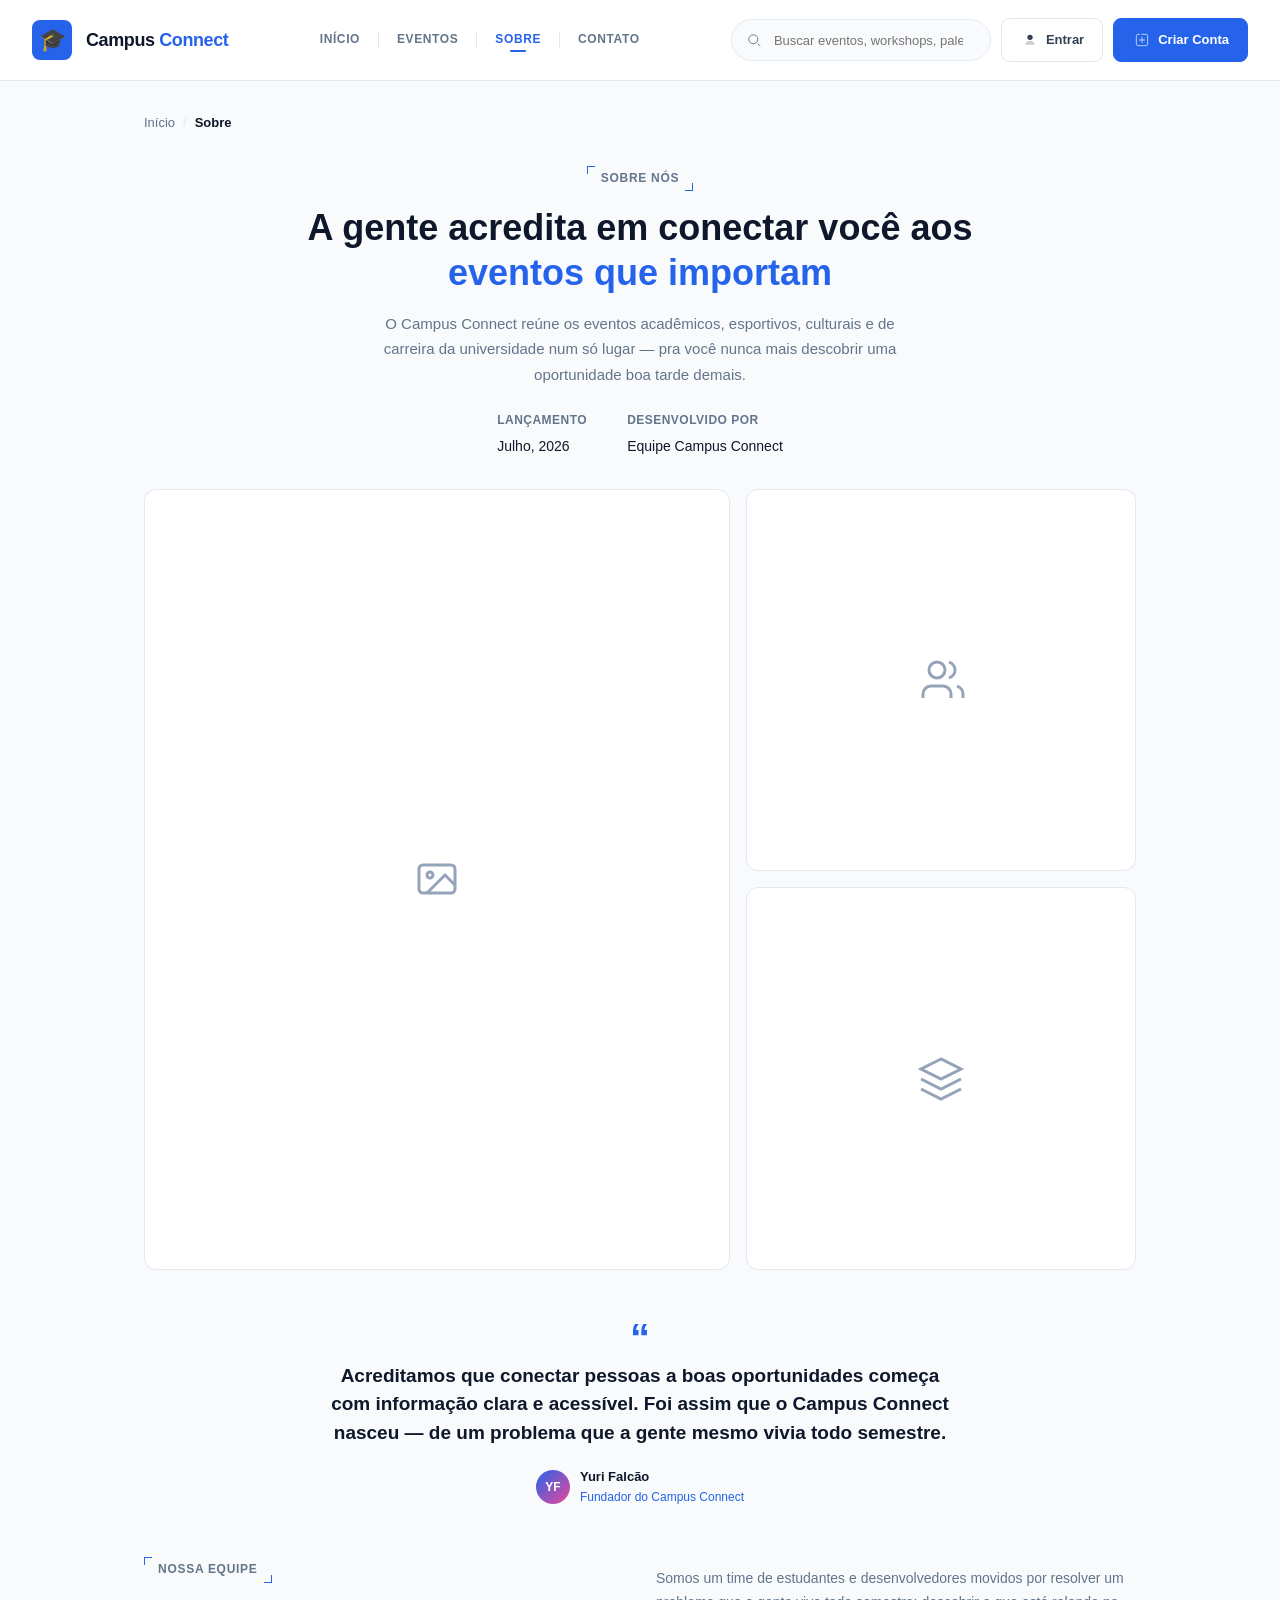
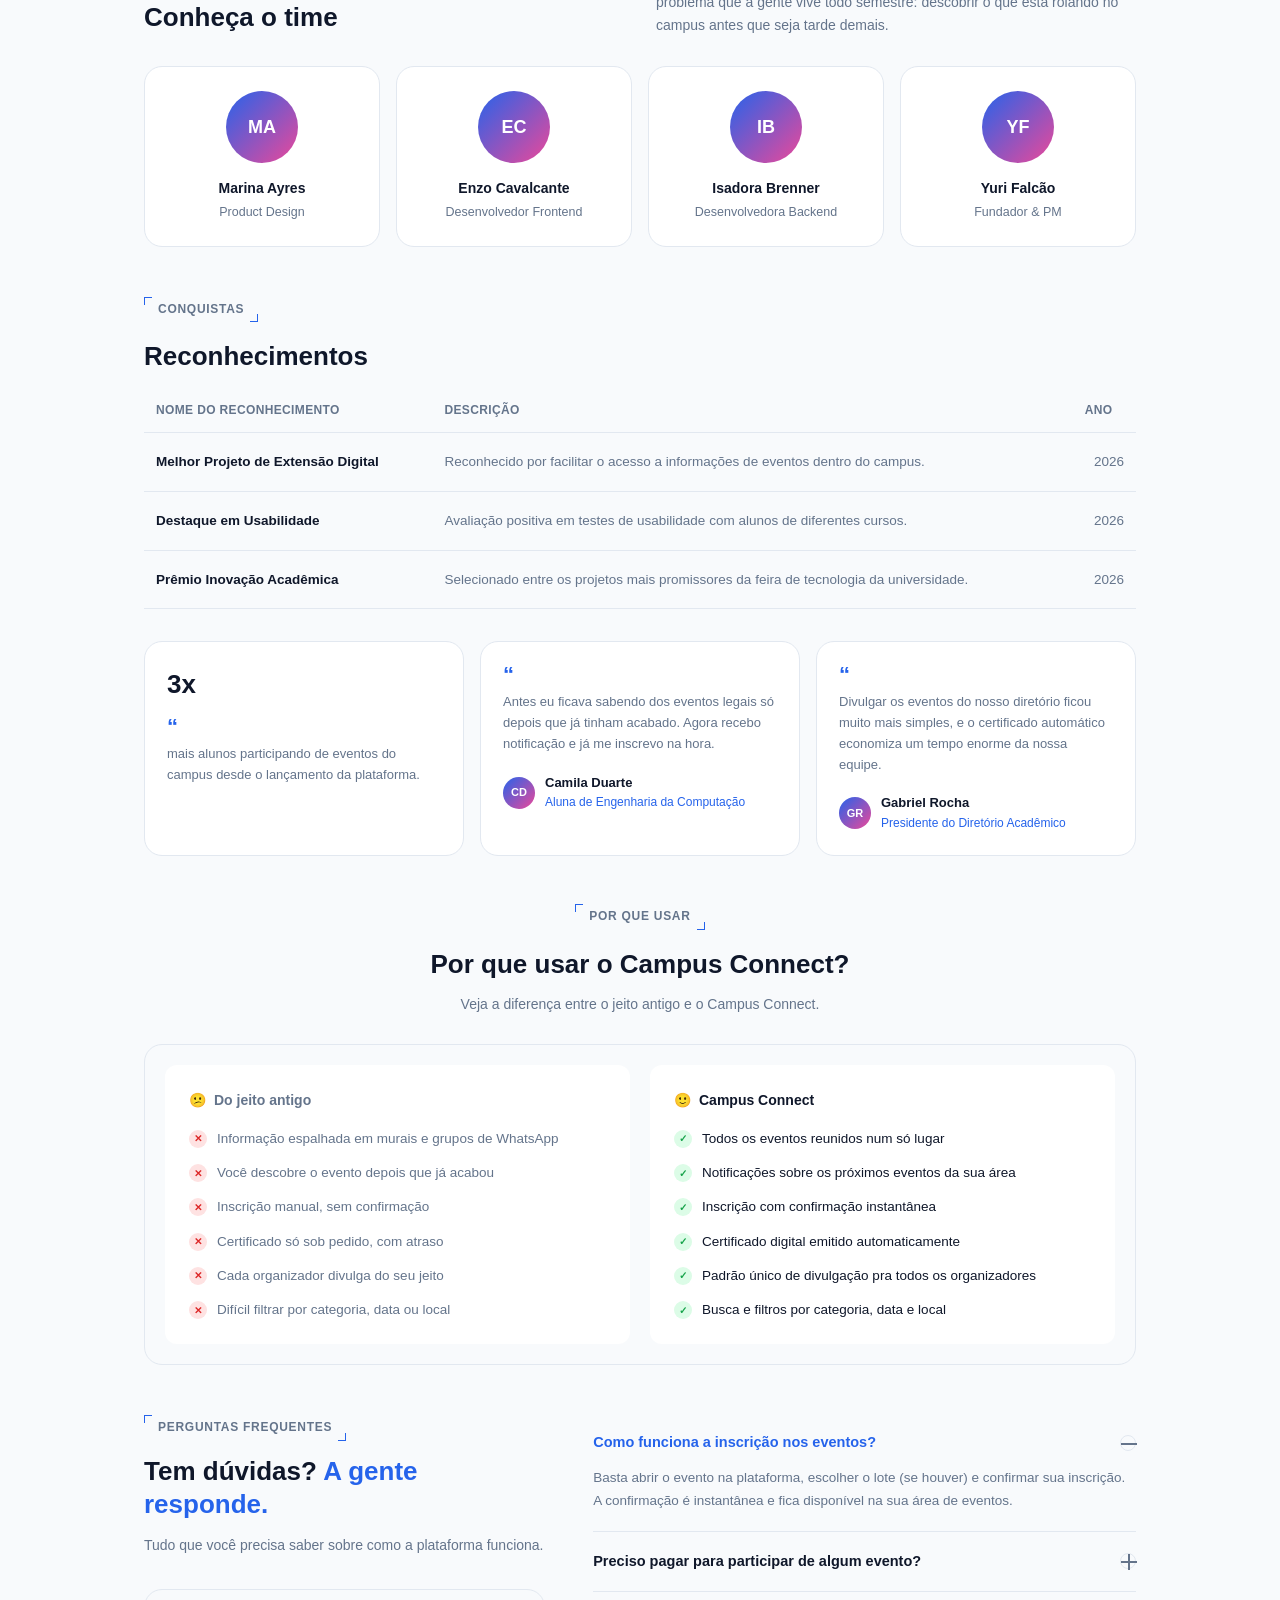
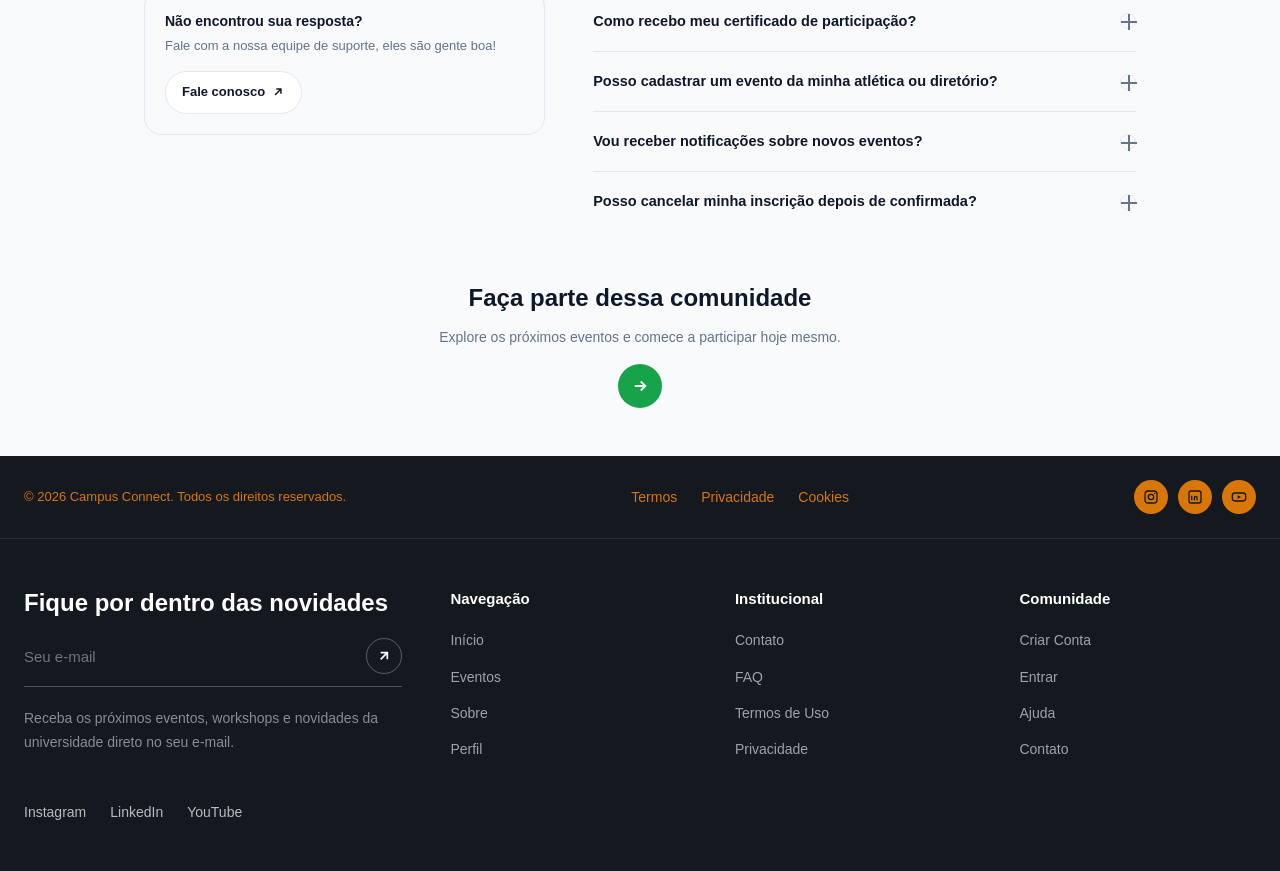
<file: pages/about.html>
<!DOCTYPE html>
<html lang="pt-BR">
<head>
  <meta charset="UTF-8">
  <meta name="viewport" content="width=device-width, initial-scale=1.0">
  <title>Sobre — Campus Connect</title>
  <link rel="stylesheet" href="../css/style.css">
  <link rel="stylesheet" href="../css/about-page.css">
  <link rel="stylesheet" href="../css/components/button.css">
  <link rel="stylesheet" href="../css/header-user-menu.css">
</head>
<body>

  <site-header current="sobre"></site-header>

  <main class="about-page">
    <nav class="breadcrumb" aria-label="Caminho de navegação">
      <a href="../index.html">Início</a>
      <span class="breadcrumb-separator">/</span>
      <span aria-current="page">Sobre</span>
    </nav>

    <!-- ================= HERO ================= -->
    <section class="about-hero">
      <p class="section-eyebrow center">Sobre nós</p>
      <h1 class="about-hero-title">
        A gente acredita em conectar você aos<br>
        <span class="about-hero-highlight">eventos que importam</span>
      </h1>
      <p class="about-hero-subtitle">
        O Campus Connect reúne os eventos acadêmicos, esportivos, culturais e de carreira
        da universidade num só lugar — pra você nunca mais descobrir uma oportunidade boa
        tarde demais.
      </p>

      <div class="about-hero-meta">
        <div class="about-meta-item">
          <span class="about-meta-label">Lançamento</span>
          <span class="about-meta-value">Julho, 2026</span>
        </div>
        <div class="about-meta-item">
          <span class="about-meta-label">Desenvolvido por</span>
          <span class="about-meta-value">Equipe Campus Connect</span>
        </div>
      </div>

      <div class="about-hero-collage">
        <div class="about-collage-main about-image-placeholder" aria-hidden="true">
          <svg viewBox="0 0 24 24" fill="none" stroke="currentColor" stroke-width="1.5">
            <rect x="3" y="5" width="18" height="14" rx="2"/><circle cx="8.5" cy="10" r="1.5"/><path d="M21 15l-5-5-9 9"/>
          </svg>
        </div>
        <div class="about-collage-side">
          <div class="about-image-placeholder" aria-hidden="true">
            <svg viewBox="0 0 24 24" fill="none" stroke="currentColor" stroke-width="1.5">
              <path d="M17 21v-2a4 4 0 0 0-4-4H7a4 4 0 0 0-4 4v2"/><circle cx="10" cy="7" r="4"/><path d="M23 21v-2a4 4 0 0 0-3-3.87"/><path d="M16 3.13a4 4 0 0 1 0 7.75"/>
            </svg>
          </div>
          <div class="about-image-placeholder" aria-hidden="true">
            <svg viewBox="0 0 24 24" fill="none" stroke="currentColor" stroke-width="1.5">
              <path d="M12 2 2 7l10 5 10-5-10-5z"/><path d="M2 17l10 5 10-5"/><path d="M2 12l10 5 10-5"/>
            </svg>
          </div>
        </div>
      </div>
    </section>

    <!-- ================= EQUIPE ================= -->
    <section class="about-quote">
      <span class="about-quote-mark" aria-hidden="true">&ldquo;</span>
      <blockquote>
        Acreditamos que conectar pessoas a boas oportunidades começa com informação clara
        e acessível. Foi assim que o Campus Connect nasceu — de um problema que a gente
        mesmo vivia todo semestre.
      </blockquote>
      <div class="about-quote-author">
        <span class="about-avatar" aria-hidden="true">YF</span>
        <div>
          <p class="about-author-name">Yuri Falcão</p>
          <p class="about-author-role">Fundador do Campus Connect</p>
        </div>
      </div>
    </section>

    <section class="about-team">
      <div class="about-team-header">
        <div>
          <p class="section-eyebrow">Nossa equipe</p>
          <h2>Conheça o time</h2>
        </div>
        <p class="about-team-desc">
          Somos um time de estudantes e desenvolvedores movidos por resolver um problema
          que a gente vive todo semestre: descobrir o que está rolando no campus antes que
          seja tarde demais.
        </p>
      </div>

      <div class="about-team-grid">
        <div class="about-team-card">
          <span class="about-avatar about-avatar-lg" aria-hidden="true">MA</span>
          <p class="about-team-name">Marina Ayres</p>
          <p class="about-team-role">Product Design</p>
        </div>
        <div class="about-team-card">
          <span class="about-avatar about-avatar-lg" aria-hidden="true">EC</span>
          <p class="about-team-name">Enzo Cavalcante</p>
          <p class="about-team-role">Desenvolvedor Frontend</p>
        </div>
        <div class="about-team-card">
          <span class="about-avatar about-avatar-lg" aria-hidden="true">IB</span>
          <p class="about-team-name">Isadora Brenner</p>
          <p class="about-team-role">Desenvolvedora Backend</p>
        </div>
        <div class="about-team-card">
          <span class="about-avatar about-avatar-lg" aria-hidden="true">YF</span>
          <p class="about-team-name">Yuri Falcão</p>
          <p class="about-team-role">Fundador &amp; PM</p>
        </div>
      </div>
    </section>

    <!-- ================= CONQUISTAS ================= -->
    <section class="about-awards">
      <p class="section-eyebrow">Conquistas</p>
      <h2>Reconhecimentos</h2>

      <table class="about-awards-table">
        <thead>
          <tr>
            <th>Nome do reconhecimento</th>
            <th>Descrição</th>
            <th>Ano</th>
          </tr>
        </thead>
        <tbody>
          <tr>
            <td>Melhor Projeto de Extensão Digital</td>
            <td>Reconhecido por facilitar o acesso a informações de eventos dentro do campus.</td>
            <td>2026</td>
          </tr>
          <tr>
            <td>Destaque em Usabilidade</td>
            <td>Avaliação positiva em testes de usabilidade com alunos de diferentes cursos.</td>
            <td>2026</td>
          </tr>
          <tr>
            <td>Prêmio Inovação Acadêmica</td>
            <td>Selecionado entre os projetos mais promissores da feira de tecnologia da universidade.</td>
            <td>2026</td>
          </tr>
        </tbody>
      </table>

      <div class="about-testimonials">
        <div class="about-stat-card">
          <p class="about-stat-number">3x</p>
          <p class="about-quote-icon" aria-hidden="true">&ldquo;</p>
          <p class="about-stat-text">
            mais alunos participando de eventos do campus desde o lançamento da plataforma.
          </p>
        </div>

        <div class="about-testimonial-card">
          <p class="about-quote-icon" aria-hidden="true">&ldquo;</p>
          <p class="about-testimonial-text">
            Antes eu ficava sabendo dos eventos legais só depois que já tinham acabado. Agora
            recebo notificação e já me inscrevo na hora.
          </p>
          <div class="about-testimonial-author">
            <span class="about-avatar about-avatar-sm" aria-hidden="true">CD</span>
            <div>
              <p class="about-author-name">Camila Duarte</p>
              <p class="about-author-role">Aluna de Engenharia da Computação</p>
            </div>
          </div>
        </div>

        <div class="about-testimonial-card">
          <p class="about-quote-icon" aria-hidden="true">&ldquo;</p>
          <p class="about-testimonial-text">
            Divulgar os eventos do nosso diretório ficou muito mais simples, e o certificado
            automático economiza um tempo enorme da nossa equipe.
          </p>
          <div class="about-testimonial-author">
            <span class="about-avatar about-avatar-sm" aria-hidden="true">GR</span>
            <div>
              <p class="about-author-name">Gabriel Rocha</p>
              <p class="about-author-role">Presidente do Diretório Acadêmico</p>
            </div>
          </div>
        </div>
      </div>
    </section>

    <!-- ================= POR QUE USAR ================= -->
    <section class="about-why">
      <p class="section-eyebrow center">Por que usar</p>
      <h2>Por que usar o Campus Connect?</h2>
      <p class="about-why-subtitle">Veja a diferença entre o jeito antigo e o Campus Connect.</p>

      <div class="about-why-columns">
        <div class="about-why-col about-why-old">
          <div class="about-why-col-header">
            <span class="about-why-emoji" aria-hidden="true">😕</span>
            <span>Do jeito antigo</span>
          </div>
          <ul class="about-why-list">
            <li><span class="about-why-icon icon-x" aria-hidden="true">✕</span>Informação espalhada em murais e grupos de WhatsApp</li>
            <li><span class="about-why-icon icon-x" aria-hidden="true">✕</span>Você descobre o evento depois que já acabou</li>
            <li><span class="about-why-icon icon-x" aria-hidden="true">✕</span>Inscrição manual, sem confirmação</li>
            <li><span class="about-why-icon icon-x" aria-hidden="true">✕</span>Certificado só sob pedido, com atraso</li>
            <li><span class="about-why-icon icon-x" aria-hidden="true">✕</span>Cada organizador divulga do seu jeito</li>
            <li><span class="about-why-icon icon-x" aria-hidden="true">✕</span>Difícil filtrar por categoria, data ou local</li>
          </ul>
        </div>

        <div class="about-why-col about-why-new">
          <div class="about-why-col-header">
            <span class="about-why-emoji" aria-hidden="true">🙂</span>
            <span>Campus Connect</span>
          </div>
          <ul class="about-why-list">
            <li><span class="about-why-icon icon-check" aria-hidden="true">✓</span>Todos os eventos reunidos num só lugar</li>
            <li><span class="about-why-icon icon-check" aria-hidden="true">✓</span>Notificações sobre os próximos eventos da sua área</li>
            <li><span class="about-why-icon icon-check" aria-hidden="true">✓</span>Inscrição com confirmação instantânea</li>
            <li><span class="about-why-icon icon-check" aria-hidden="true">✓</span>Certificado digital emitido automaticamente</li>
            <li><span class="about-why-icon icon-check" aria-hidden="true">✓</span>Padrão único de divulgação pra todos os organizadores</li>
            <li><span class="about-why-icon icon-check" aria-hidden="true">✓</span>Busca e filtros por categoria, data e local</li>
          </ul>
        </div>
      </div>
    </section>

    <!-- ================= FAQ ================= -->
    <section class="about-faq">
      <div class="about-faq-left">
        <p class="section-eyebrow">Perguntas Frequentes</p>
        <h2>Tem dúvidas? <span class="about-hero-highlight">A gente responde.</span></h2>
        <p class="about-faq-desc">Tudo que você precisa saber sobre como a plataforma funciona.</p>

        <div class="about-faq-contact-card">
          <p class="about-faq-contact-title">Não encontrou sua resposta?</p>
          <p class="about-faq-contact-text">Fale com a nossa equipe de suporte, eles são gente boa!</p>
          <a href="#" class="about-faq-contact-btn">
            Fale conosco
            <svg viewBox="0 0 24 24" fill="none" stroke="currentColor" stroke-width="2.5"><path d="M7 17 17 7M9 7h8v8"/></svg>
          </a>
        </div>
      </div>

      <div class="about-faq-right">
        <details class="faq-item" open>
          <summary>
            Como funciona a inscrição nos eventos?
            <span class="faq-toggle" aria-hidden="true"></span>
          </summary>
          <p>
            Basta abrir o evento na plataforma, escolher o lote (se houver) e confirmar sua
            inscrição. A confirmação é instantânea e fica disponível na sua área de eventos.
          </p>
        </details>

        <details class="faq-item">
          <summary>
            Preciso pagar para participar de algum evento?
            <span class="faq-toggle" aria-hidden="true"></span>
          </summary>
          <p>
            Depende do evento. Cada organizador define se a inscrição é gratuita ou paga, e
            o valor sempre aparece na página do evento antes de você confirmar presença.
          </p>
        </details>

        <details class="faq-item">
          <summary>
            Como recebo meu certificado de participação?
            <span class="faq-toggle" aria-hidden="true"></span>
          </summary>
          <p>
            O certificado digital é gerado automaticamente após o evento, sempre que o
            organizador habilitar essa opção, e fica disponível na sua área de inscrições.
          </p>
        </details>

        <details class="faq-item">
          <summary>
            Posso cadastrar um evento da minha atlética ou diretório?
            <span class="faq-toggle" aria-hidden="true"></span>
          </summary>
          <p>
            Sim. Organizações estudantis podem solicitar acesso de organizador pelo suporte
            e passam a cadastrar seus próprios eventos na plataforma.
          </p>
        </details>

        <details class="faq-item">
          <summary>
            Vou receber notificações sobre novos eventos?
            <span class="faq-toggle" aria-hidden="true"></span>
          </summary>
          <p>
            Sim, você pode ativar notificações por categoria de interesse e recebe um aviso
            sempre que um evento relacionado for publicado.
          </p>
        </details>

        <details class="faq-item">
          <summary>
            Posso cancelar minha inscrição depois de confirmada?
            <span class="faq-toggle" aria-hidden="true"></span>
          </summary>
          <p>
            Sim, é possível cancelar pela sua área de inscrições até a data limite definida
            pelo organizador de cada evento.
          </p>
        </details>
      </div>
    </section>

    <section class="about-closing">
      <h2>Faça parte dessa comunidade</h2>
      <p>Explore os próximos eventos e comece a participar hoje mesmo.</p>

      <a href="events.html" class="about-cta-btn" aria-label="Explorar eventos">
        <svg viewBox="0 0 24 24" fill="none" stroke="currentColor" stroke-width="2.5">
          <path d="M5 12h14M13 6l6 6-6 6"/>
        </svg>
      </a>
    </section>
  </main>

  <site-footer></site-footer>

  <script src="../js/auth.js"></script>
  <script src="../js/components/header-site.js"></script>
  <script src="../js/components/site-footer.js"></script>
</body>
</html>
</file>
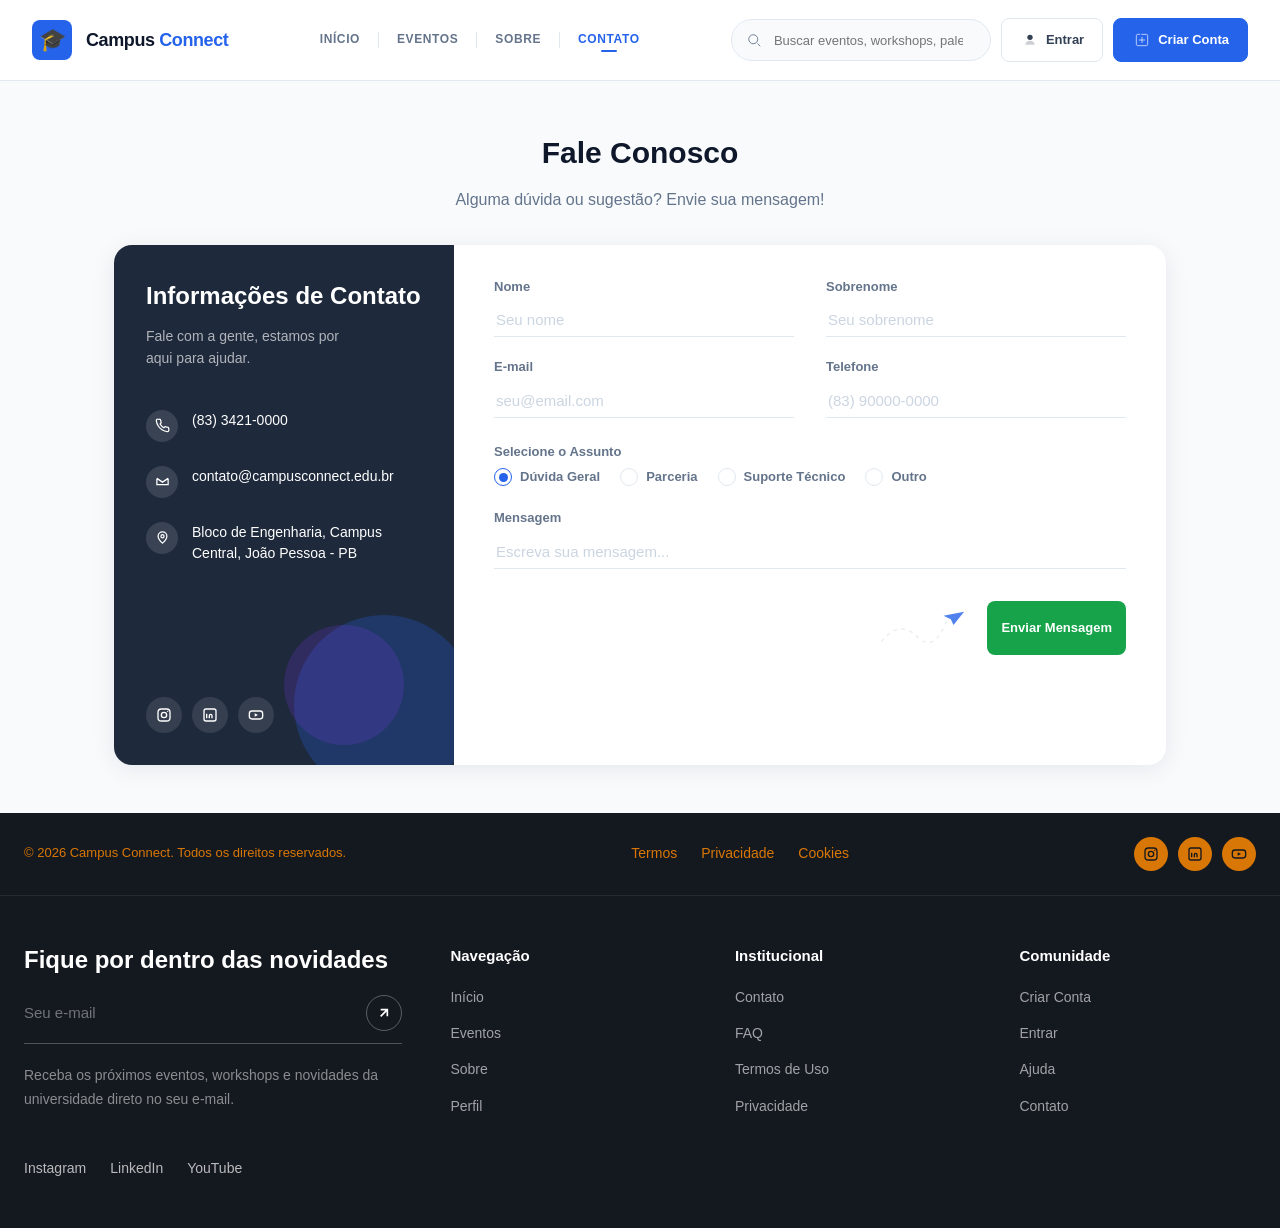
<file: pages/contact.html>
<!DOCTYPE html>
<html lang="pt-BR">

<head>
    <meta charset="UTF-8">
    <meta name="viewport" content="width=device-width, initial-scale=1.0">
    <title>Campus Connect</title>
    <link rel="stylesheet" href="../css/style.css">
    <link rel="stylesheet" href="../css/header-user-menu.css">
    <link rel="stylesheet" href="../css/contact-page.css">
    <link rel="stylesheet" href="../css/components/button.css">
</head>

<body>

    <site-header current="contato"></site-header>

    <main class="contact-page">
        <div class="contact-page-header">
            <h1>Fale Conosco</h1>
            <p>Alguma dúvida ou sugestão? Envie sua mensagem!</p>
        </div>

        <div class="contact-card">
            <div class="contact-info-panel">
                <div class="contact-info-content">
                    <h2>Informações de Contato</h2>
                    <p>Fale com a gente, estamos por aqui para ajudar.</p>

                    <div class="contact-info-list">
                        <div class="contact-info-item">
                            <span class="contact-info-icon" aria-hidden="true">
                                <svg viewBox="0 0 24 24" fill="none" stroke="currentColor" stroke-width="2">
                                    <path
                                        d="M22 16.9v3a2 2 0 0 1-2.2 2 19.8 19.8 0 0 1-8.6-3.1 19.5 19.5 0 0 1-6-6A19.8 19.8 0 0 1 2.1 4.2 2 2 0 0 1 4.1 2h3a2 2 0 0 1 2 1.7c.1.9.3 1.8.6 2.7a2 2 0 0 1-.4 2.1L8.1 9.7a16 16 0 0 0 6 6l1.2-1.2a2 2 0 0 1 2.1-.4c.9.3 1.8.5 2.7.6a2 2 0 0 1 1.9 2.2z" />
                                </svg>
                            </span>
                            <span>(83) 3421-0000</span>
                        </div>

                        <div class="contact-info-item">
                            <span class="contact-info-icon" aria-hidden="true">
                                <svg viewBox="0 0 24 24" fill="none" stroke="currentColor" stroke-width="2">
                                    <path d="M3 7l9 6 9-6M3 7v10h18V7" />
                                </svg>
                            </span>
                            <span>contato@campusconnect.edu.br</span>
                        </div>

                        <div class="contact-info-item">
                            <span class="contact-info-icon" aria-hidden="true">
                                <svg viewBox="0 0 24 24" fill="none" stroke="currentColor" stroke-width="2">
                                    <path d="M12 21s-7-6.1-7-11a7 7 0 0 1 14 0c0 4.9-7 11-7 11z" />
                                    <circle cx="12" cy="10" r="2.5" />
                                </svg>
                            </span>
                            <span>Bloco de Engenharia, Campus Central, João Pessoa - PB</span>
                        </div>
                    </div>
                </div>

                <div class="contact-decor" aria-hidden="true"></div>

                <div class="contact-social-icons">
                    <a href="#" aria-label="Instagram" class="contact-social-circle">
                        <svg viewBox="0 0 24 24" fill="none" stroke="currentColor" stroke-width="2">
                            <rect x="3" y="3" width="18" height="18" rx="5" />
                            <circle cx="12" cy="12" r="4" />
                            <circle cx="17.5" cy="6.5" r="1" fill="currentColor" stroke="none" />
                        </svg>
                    </a>
                    <a href="#" aria-label="LinkedIn" class="contact-social-circle">
                        <svg viewBox="0 0 24 24" fill="none" stroke="currentColor" stroke-width="2">
                            <rect x="3" y="3" width="18" height="18" rx="3" />
                            <path d="M7 10v7M7 7v.01M11 17v-4a2 2 0 0 1 4 0v4M11 13v4" />
                        </svg>
                    </a>
                    <a href="#" aria-label="YouTube" class="contact-social-circle">
                        <svg viewBox="0 0 24 24" fill="none" stroke="currentColor" stroke-width="2">
                            <rect x="2" y="6" width="20" height="12" rx="4" />
                            <path d="M10 9.5l5 2.5-5 2.5z" fill="currentColor" stroke="none" />
                        </svg>
                    </a>
                </div>
            </div>

            <form class="contact-form" id="contact-form">
                <div class="form-row">
                    <div class="form-group">
                        <label for="contact-first-name">Nome</label>
                        <input type="text" id="contact-first-name" name="firstName" placeholder="Seu nome" required>
                    </div>
                    <div class="form-group">
                        <label for="contact-last-name">Sobrenome</label>
                        <input type="text" id="contact-last-name" name="lastName" placeholder="Seu sobrenome" required>
                    </div>
                </div>

                <div class="form-row">
                    <div class="form-group">
                        <label for="contact-email">E-mail</label>
                        <input type="email" id="contact-email" name="email" placeholder="seu@email.com" required>
                    </div>
                    <div class="form-group">
                        <label for="contact-phone">Telefone</label>
                        <input type="tel" id="contact-phone" name="phone" placeholder="(83) 90000-0000">
                    </div>
                </div>

                <fieldset class="form-group subject-group">
                    <legend>Selecione o Assunto</legend>
                    <div class="subject-options">
                        <label class="subject-radio">
                            <input type="radio" name="subject" value="duvida" checked>
                            <span class="radio-dot"></span>
                            Dúvida Geral
                        </label>
                        <label class="subject-radio">
                            <input type="radio" name="subject" value="parceria">
                            <span class="radio-dot"></span>
                            Parceria
                        </label>
                        <label class="subject-radio">
                            <input type="radio" name="subject" value="suporte">
                            <span class="radio-dot"></span>
                            Suporte Técnico
                        </label>
                        <label class="subject-radio">
                            <input type="radio" name="subject" value="outro">
                            <span class="radio-dot"></span>
                            Outro
                        </label>
                    </div>
                </fieldset>

                <div class="form-group">
                    <label for="contact-message">Mensagem</label>
                    <textarea id="contact-message" name="message" placeholder="Escreva sua mensagem..." rows="1"
                        required></textarea>
                </div>

                <div class="form-footer">
                    <svg class="paper-plane-decor" viewBox="0 0 100 60" aria-hidden="true">
                        <path d="M5 45 Q 25 20, 45 40 T 80 15" fill="none" stroke="var(--color-border)"
                            stroke-width="1.5" stroke-dasharray="4 5" />
                        <g transform="translate(78, 5) rotate(20)">
                            <path d="M0 12L20 0L14 18L9 13L0 12Z" fill="var(--color-primary)" />
                        </g>
                    </svg>

                    <button type="submit" class="btn-send">Enviar Mensagem</button>

                </div>

                <p class="form-feedback" id="contact-form-feedback"></p>
            </form>
        </div>
    </main>
    <site-footer></site-footer>

    <script src="../js/auth.js"></script>
    <script src="../js/components/header-site.js"></script>
    <script src="../js/components/site-footer.js"></script>
    <script src="../js/pages/contact/contact-page.js"></script>
</body>

</html>
</file>
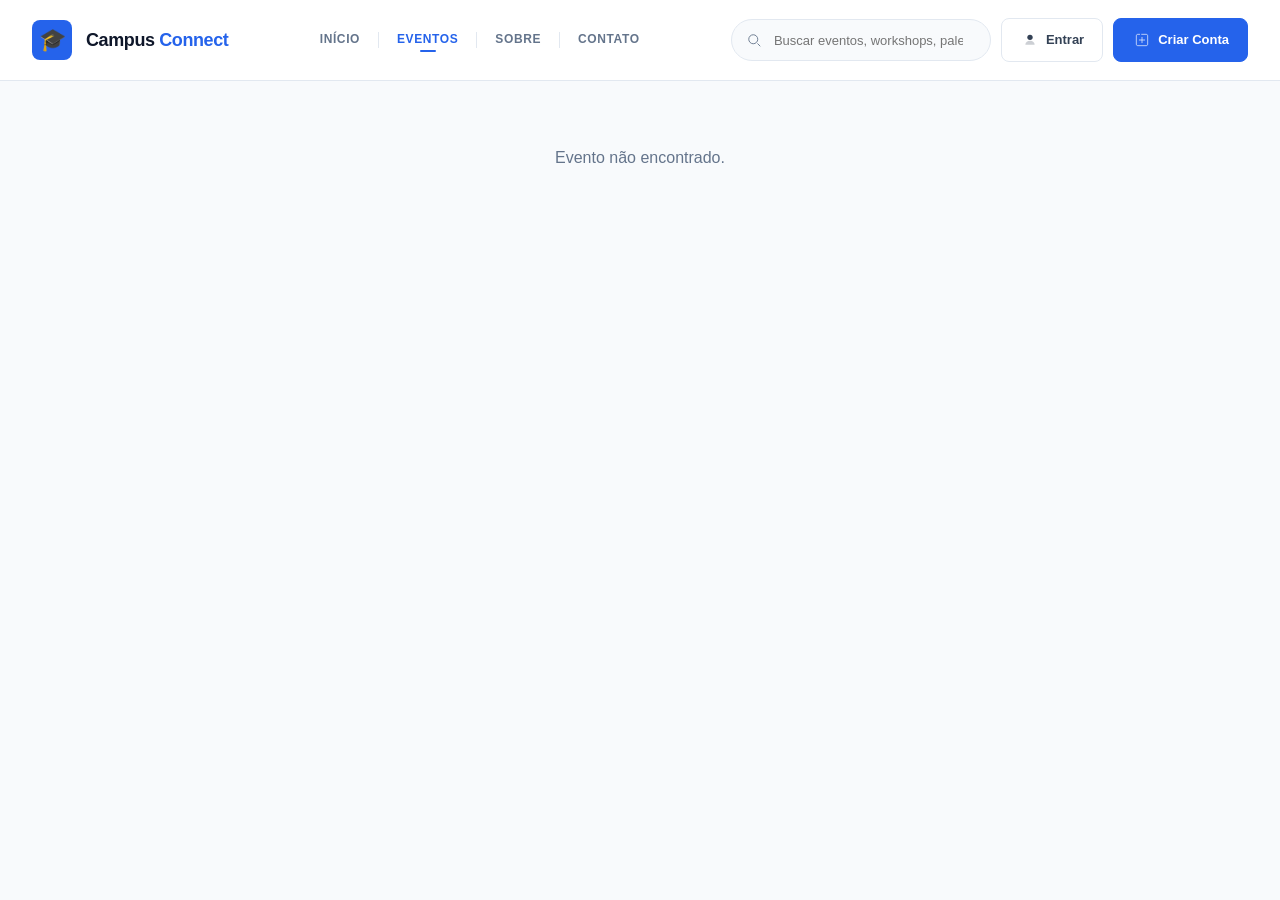
<file: pages/event-details.html>
<!DOCTYPE html>
<html lang="pt-BR">

<head>
    <meta charset="UTF-8">
    <meta name="viewport" content="width=device-width, initial-scale=1.0">
    <title>Campus Connect</title>
    <link rel="stylesheet" href="../css/style.css">
    <link rel="stylesheet" href="../css/header-user-menu.css">
    <link rel="stylesheet" href="../css/components/button.css">
    <link rel="stylesheet" href="../css/event-details.css">
</head>

<body>

    <site-header current="eventos"></site-header>
    <!-- Coloque aqui o mesmo header/nav usado nas outras páginas -->

    <main class="event-details-page">
        <div class="details-breadcrumb">
            <a href="events.html">Eventos</a>
            <span>/</span>
            <span class="current">Detalhes do Evento</span>
        </div>

        <a href="events.html" class="details-back-link">
            <svg viewBox="0 0 24 24" fill="none" stroke="currentColor" stroke-width="2.5">
                <path d="M15 18l-6-6 6-6" />
            </svg>
            <span id="details-page-title">Detalhes do Evento</span>
        </a>

        <div class="details-layout">
            <div class="details-main">

                <div class="details-hero" id="details-hero">
                    <img id="details-hero-img" src="" alt="">
                    <span class="details-hero-badge" id="details-hero-category"></span>
                    <span class="details-hero-status">
                        <span class="status-dot"></span> Ativo
                    </span>
                </div>

                <div class="ticket-card">

                    <div class="ticket-panel ticket-panel-left">
                        <h1 id="details-title"></h1>

                        <div class="ticket-row">
                            <div class="ticket-col">
                                <span class="ticket-label">
                                    <svg viewBox="0 0 24 24" fill="none" stroke="currentColor" stroke-width="2">
                                        <circle cx="12" cy="12" r="9" /><path d="M12 7v5l3 3" />
                                    </svg>
                                    Data e Horário
                                </span>
                                <span class="ticket-value" id="details-date"></span>
                            </div>
                            <div class="ticket-time" id="details-time-range"></div>
                        </div>

                        <div class="ticket-col">
                            <span class="ticket-label">
                                <svg viewBox="0 0 24 24" fill="none" stroke="currentColor" stroke-width="2">
                                    <path d="M12 21s-7-6.1-7-11a7 7 0 0 1 14 0c0 4.9-7 11-7 11z" /><circle cx="12" cy="10" r="2.5" />
                                </svg>
                                Local
                            </span>
                            <span class="ticket-value ticket-address" id="details-local"></span>
                        </div>

                        <div class="ticket-share">
                            <span class="ticket-share-label">Compartilhar com Amigos</span>
                            <div class="ticket-share-icons">
                                <button class="ticket-share-btn" data-share="facebook" aria-label="Compartilhar no Facebook">
                                    <svg viewBox="0 0 24 24" fill="currentColor"><path d="M13.5 21v-7.5H16l.4-3H13.5V8.4c0-.87.24-1.46 1.5-1.46H16.5V4.3C16.2 4.26 15.2 4.17 14 4.17c-2.4 0-4 1.47-4 4.17v2.33H7.5v3H10V21z" /></svg>
                                </button>
                                <button class="ticket-share-btn" data-share="twitter" aria-label="Compartilhar no Twitter">
                                    <svg viewBox="0 0 24 24" fill="currentColor"><path d="M22 5.9c-.7.3-1.5.6-2.3.7.8-.5 1.5-1.3 1.8-2.2-.8.5-1.7.8-2.6 1a4.1 4.1 0 0 0-7 3.7A11.6 11.6 0 0 1 3.4 4.6a4.1 4.1 0 0 0 1.3 5.5c-.6 0-1.3-.2-1.8-.5v.1c0 2 1.4 3.6 3.3 4a4.1 4.1 0 0 1-1.8.1c.5 1.6 2 2.8 3.8 2.9A8.3 8.3 0 0 1 2 18.6a11.6 11.6 0 0 0 6.3 1.8c7.5 0 11.7-6.3 11.7-11.7v-.5c.8-.6 1.5-1.3 2-2.1z" /></svg>
                                </button>
                                <button class="ticket-share-btn" data-share="email" aria-label="Compartilhar por email">
                                    <svg viewBox="0 0 24 24" fill="none" stroke="currentColor" stroke-width="2"><rect x="3" y="5" width="18" height="14" rx="2" /><path d="M3 7l9 6 9-6" /></svg>
                                </button>
                                <button class="ticket-share-btn" data-share="copy" aria-label="Copiar link">
                                    <svg viewBox="0 0 24 24" fill="none" stroke="currentColor" stroke-width="2"><rect x="9" y="9" width="12" height="12" rx="2" /><path d="M5 15V5a2 2 0 0 1 2-2h10" /></svg>
                                </button>
                            </div>
                        </div>
                    </div>

                    <div class="ticket-divider">
                        <span class="ticket-notch ticket-notch-top"></span>
                        <span class="ticket-notch ticket-notch-bottom"></span>
                    </div>

                    <div class="ticket-panel ticket-panel-right">
                        <h2>Inscreva-se</h2>

                        <div class="ticket-summary-row"> 
                            <div class="ticket-summary-item">
                                <span class="details-price-label">A partir de</span>
                                <span class="details-price" id="details-price"></span>
                            </div>
                            <div class="ticket-summary-item ticket-summary-vagas">
                                <div class="details-vagas-top">
                                    <span class="details-vagas-label">Vagas</span>
                                    <span class="details-vagas-value" id="details-vagas"></span>
                                </div>
                                <div class="details-vagas-track">
                                    <div class="details-vagas-fill" id="details-vagas-fill"></div>
                                </div>
                            </div>
                        </div>

                        <div class="ticket-calendar-row">
                            <span>Clique para adicionar ao seu calendário</span>
                            <button class="ticket-calendar-btn" id="details-add-calendar-btn">Adicionar ao Calendário</button>
                        </div>
                    </div>

                </div>

                <div class="details-block">
                    <h2>Sobre o Evento</h2>
                    <p id="details-description"></p>
                </div>

                <div class="details-block details-tabs-card" id="details-tabs-block" style="display:none;">
                    <div class="details-tabs-nav" id="details-tabs-nav">
                        <button class="details-tab active" data-tab="timeline">Timeline</button>
                        <button class="details-tab" data-tab="patrocinadores">Patrocinadores</button>
                        <button class="details-tab" data-tab="palestrante">Palestrante</button>
                        <button class="details-tab" data-tab="adicionais">Detalhes Adicionais</button>
                    </div>

                    <div class="details-tab-panel active" data-panel="timeline" id="panel-timeline"></div>
                    <div class="details-tab-panel" data-panel="patrocinadores" id="panel-patrocinadores"></div>
                    <div class="details-tab-panel" data-panel="palestrante" id="panel-palestrante"></div>
                    <div class="details-tab-panel" data-panel="adicionais" id="panel-adicionais"></div>
                </div>

                <div class="details-block" id="details-terms-block" style="display:none;">
                    <h2>Termos e Condições</h2>
                    <div id="details-terms-content"></div>
                </div>

            </div>

            <aside class="details-sidebar">
                <div class="seatplan-card" id="seatplan-card" style="display:none;">
                    <h3>Mapa de Assentos</h3>
                    <div class="seatplan-visual" id="seatplan-visual"></div>
                    <div class="seatplan-legend" id="seatplan-legend"></div>
                </div>

                <div class="lotes-card" id="lotes-card" style="display:none;">
                    <div class="lotes-card-header">
                        <h3>Lotes de Ingresso</h3>
                        <button class="lotes-card-menu" aria-label="Mais opções">⋯</button>
                    </div>
                    <div class="lotes-list" id="lotes-list"></div>
                </div>
            </aside>

        </div>
    </main>

    <!-- Coloque aqui o mesmo footer usado nas outras páginas, se existir -->

    <script src="../js/auth.js"></script>
    <script src="../js/components/header-site.js"></script>
    <script src="../data/events-mock.js"></script>
    <script src="../js/pages/events/components/event-details.js"></script>
    

</body>

</html>
</file>
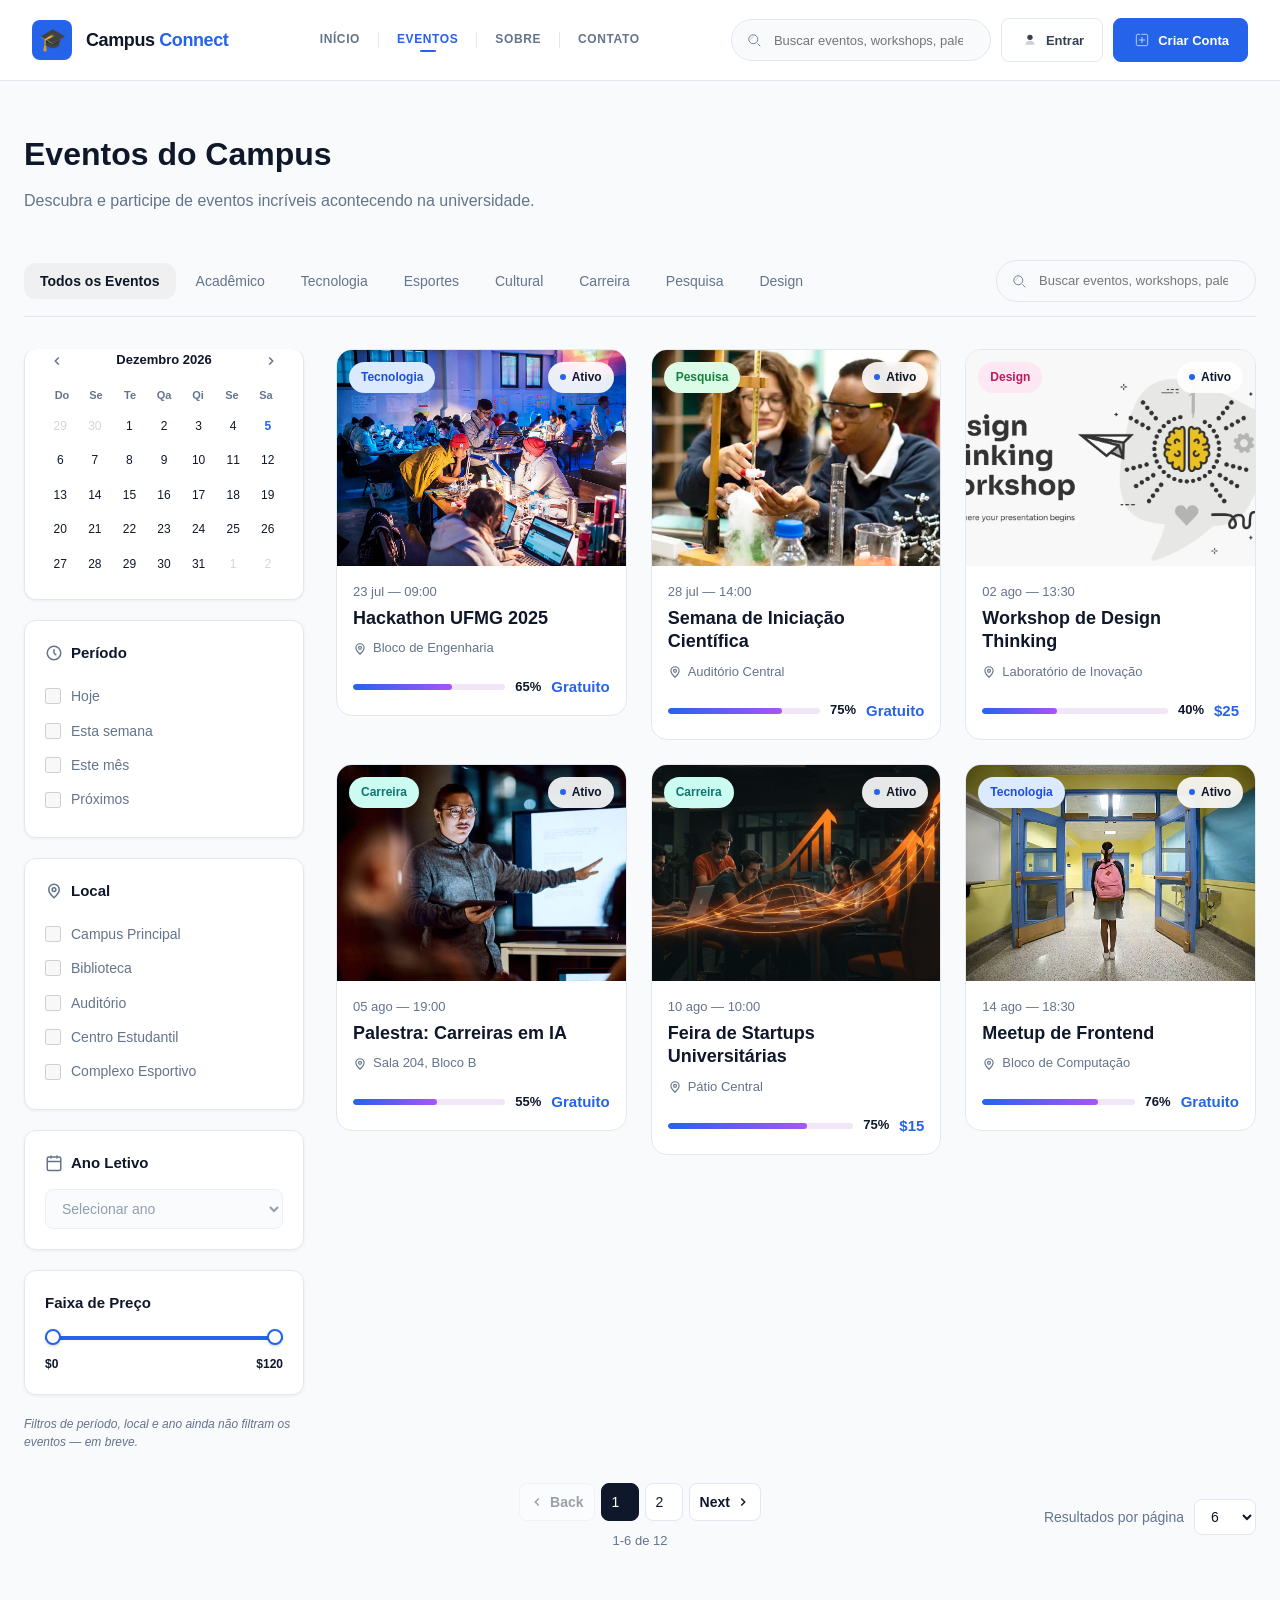
<file: pages/events.html>
<!DOCTYPE html>
<html lang="pt-BR">

<head>
    <meta charset="UTF-8">
    <meta name="viewport" content="width=device-width, initial-scale=1.0">
    <title>Campus Connect</title>
    <link rel="stylesheet" href="../css/style.css">
    <link rel="stylesheet" href="../css/events-page.css">
    <link rel="stylesheet" href="../css/components/button.css">

</head>

<body>
    <header class="site-header">
        <div class="logo">
            <span class="logo-icon" aria-hidden="true">🎓</span>
            <span>Campus <span class="logo-highlight">Connect</span></span>
        </div>
        <nav class="main-nav" aria-label="Navegação principal">
            <ul>
                <li><a href="../index.html">Início</a></li>
                <li><a href="events.html" aria-current="page">Eventos</a></li>
                <li><a href="about.html">Sobre</a></li>
                <li><a href="contact.html">Contato</a></li>
            </ul>
        </nav>

        <div class="header-actions">
            <div class="search-wrapper">
                <svg class="search-icon" xmlns="http://www.w3.org/2000/svg" viewBox="0 0 24 24" fill="none">

                    <circle cx="11" cy="11" r="6" stroke="currentColor" stroke-width="1.2" />

                    <path
                        d="M11 8C10.606 8 10.2159 8.0776 9.85195 8.22836C9.48797 8.37913 9.15726 8.6001 8.87868 8.87868C8.6001 9.15726 8.37913 9.48797 8.22836 9.85195C8.0776 10.2159 8 10.606 8 11"
                        stroke="currentColor" opacity=".35" stroke-width="1.2" stroke-linecap="round" />

                    <path d="M20 20L17 17" stroke="currentColor" stroke-width="1.2" stroke-linecap="round" />

                </svg>

                <input type="search" id="search" class="search-input"
                    placeholder="Buscar eventos, workshops, palestras..." aria-label="Buscar eventos">
            </div>

            <button class="btn btn-secondary">
                <svg class="btn-icon" xmlns="http://www.w3.org/2000/svg" viewBox="0 0 24 24" fill="none">
                    <circle cx="12" cy="8" r="4" fill="currentColor" />
                    <path fill-rule="evenodd" clip-rule="evenodd"
                        d="M12 13C8.33033 13 5.32016 15.4204 5.02395 18.5004C4.99752 18.7753 5.22389 19 5.50003 19H18.5C18.7762 19.0025 18.9761 18.7753 18.9761 18.5004C18.6799 15.4204 15.6697 13 12 13Z"
                        fill="currentColor" opacity="0.25" />
                </svg>
                Entrar
            </button>
            <button class="btn btn-primary">
                <svg class="btn-icon" xmlns="http://www.w3.org/2000/svg" viewBox="0 0 24 24" fill="none">

                    <path
                        d="M8.5 3.5H5.5C4.39543 3.5 3.5 4.39543 3.5 5.5V18.5C3.5 19.6046 4.39543 20.5 5.5 20.5H18.5C19.6046 20.5 20.5 19.6046 20.5 18.5V5.5C20.5 4.39543 19.6046 3.5 18.5 3.5H11.5"
                        stroke="currentColor" stroke-linecap="round" />

                    <path d="M12 8V16" stroke="currentColor" stroke-linecap="round" />

                    <path d="M16 12H8" stroke="currentColor" stroke-linecap="round" />

                </svg>
                Criar Conta
            </button>
        </div>

    </header>

    <main class="events-page">
        <div class="events-page-header">
            <h1>Eventos do Campus</h1>
            <p>Descubra e participe de eventos incríveis acontecendo na universidade.</p>
        </div>

        <div class="events-tabs-bar" id="events-tabs-bar">

            <div class="events-tabs-list">
                <button class="events-tab active" data-categoria="todos">Todos os Eventos</button>
                <button class="events-tab" data-categoria="academico">Acadêmico</button>
                <button class="events-tab" data-categoria="tecnologia">Tecnologia</button>
                <button class="events-tab" data-categoria="esportes">Esportes</button>
                <button class="events-tab" data-categoria="cultural">Cultural</button>
                <button class="events-tab" data-categoria="carreira">Carreira</button>
                <button class="events-tab" data-categoria="pesquisa">Pesquisa</button>
                <button class="events-tab" data-categoria="design">Design</button>
            </div>

            <div class="search-wrapper">
                <svg class="search-icon" xmlns="http://www.w3.org/2000/svg" viewBox="0 0 24 24" fill="none">
                    <circle cx="11" cy="11" r="6" stroke="currentColor" stroke-width="1.2" />
                    <path
                        d="M11 8C10.606 8 10.2159 8.0776 9.85195 8.22836C9.48797 8.37913 9.15726 8.6001 8.87868 8.87868C8.6001 9.15726 8.37913 9.48797 8.22836 9.85195C8.0776 10.2159 8 10.606 8 11"
                        stroke="currentColor" opacity=".35" stroke-width="1.2" stroke-linecap="round" />
                    <path d="M20 20L17 17" stroke="currentColor" stroke-width="1.2" stroke-linecap="round" />
                </svg>
                <input type="search" id="event-search" class="search-input"
                    placeholder="Buscar eventos, workshops, palestras..." aria-label="Buscar eventos">
            </div>
        </div>

        <div class="events-page-body">
            <aside class="events-sidebar">
                <div class="sidebar-filter-block sidebar-calendar-block">
                    <div class="calendar-header">
                        <button class="calendar-nav-btn" id="calendar-prev" aria-label="Mês anterior">
                            <svg viewBox="0 0 24 24" fill="none" stroke="currentColor" stroke-width="2.5">
                                <path d="M15 18l-6-6 6-6" />
                            </svg>
                        </button>
                        <span class="calendar-month-label" id="calendar-month-label"></span>
                        <button class="calendar-nav-btn" id="calendar-next" aria-label="Próximo mês">
                            <svg viewBox="0 0 24 24" fill="none" stroke="currentColor" stroke-width="2.5">
                                <path d="M9 6l6 6-6 6" />
                            </svg>
                        </button>
                    </div>

                    <div class="calendar-weekdays">
                        <span>Do</span><span>Se</span><span>Te</span><span>Qa</span><span>Qi</span><span>Se</span><span>Sa</span>
                    </div>

                    <div class="calendar-days" id="calendar-days"></div>
                </div>

                <div class="sidebar-filter-block">
                    <h3 class="sidebar-filter-title">
                        <svg viewBox="0 0 24 24" fill="none" stroke="currentColor" stroke-width="2">
                            <circle cx="12" cy="12" r="9" />
                            <path d="M12 7v5l3 3" />
                        </svg>
                        Período
                    </h3>
                    <label class="sidebar-checkbox"><input type="checkbox" disabled> Hoje</label>
                    <label class="sidebar-checkbox"><input type="checkbox" disabled> Esta semana</label>
                    <label class="sidebar-checkbox"><input type="checkbox" disabled> Este mês</label>
                    <label class="sidebar-checkbox"><input type="checkbox" disabled> Próximos</label>
                </div>

                <div class="sidebar-filter-block">
                    <h3 class="sidebar-filter-title">
                        <svg viewBox="0 0 24 24" fill="none" stroke="currentColor" stroke-width="2">
                            <path d="M12 21s-7-6.1-7-11a7 7 0 0 1 14 0c0 4.9-7 11-7 11z" />
                            <circle cx="12" cy="10" r="2.5" />
                        </svg>
                        Local
                    </h3>
                    <label class="sidebar-checkbox"><input type="checkbox" disabled> Campus Principal</label>
                    <label class="sidebar-checkbox"><input type="checkbox" disabled> Biblioteca</label>
                    <label class="sidebar-checkbox"><input type="checkbox" disabled> Auditório</label>
                    <label class="sidebar-checkbox"><input type="checkbox" disabled> Centro Estudantil</label>
                    <label class="sidebar-checkbox"><input type="checkbox" disabled> Complexo Esportivo</label>
                </div>

                <div class="sidebar-filter-block">
                    <h3 class="sidebar-filter-title">
                        <svg viewBox="0 0 24 24" fill="none" stroke="currentColor" stroke-width="2">
                            <rect x="3" y="4" width="18" height="18" rx="2" />
                            <path d="M16 2v4M8 2v4M3 10h18" />
                        </svg>
                        Ano Letivo
                    </h3>
                    <select class="sidebar-select" disabled>
                        <option>Selecionar ano</option>
                        <option>2026</option>
                        <option>2025</option>
                    </select>
                </div>

                <div class="sidebar-filter-block">
                    <h3 class="sidebar-filter-title">Faixa de Preço</h3>
                    <div class="price-range">
                        <div class="price-range-track">
                            <div class="price-range-fill" id="price-range-fill"></div>
                        </div>
                        <input type="range" id="price-min" class="price-range-input" min="0" max="120" value="0" step="5">
                        <input type="range" id="price-max" class="price-range-input" min="0" max="120" value="120" step="5">
                    </div>
                    <div class="price-range-labels">
                        <span id="price-min-label">$0</span>
                        <span id="price-max-label">$120</span>
                    </div>
                </div>

                <p class="sidebar-note">Filtros de período, local e ano ainda não filtram os eventos — em breve.</p>
            </aside>

            <div class="events-page-grid" id="events-page-grid"></div>
        </div>

        <div class="pagination-bar">
            <div class="pagination-spacer" aria-hidden="true"></div>

            <div class="pagination-center">
                <nav class="pagination" id="pagination-nav" aria-label="Paginação de eventos"></nav>
                <p class="pagination-summary" id="pagination-summary"></p>
            </div>

            <div class="results-per-page">
                <span>Resultados por página</span>
                <select id="results-per-page-select">
                    <option value="6">6</option>
                    <option value="9">9</option>
                    <option value="12">12</option>
                </select>
            </div>
        </div>
    </main>
    <script src="../data/events-mock.js"></script>
    <script src="../js/pages/events/events-page.js"></script>
    <script src="../js/pages/events/components/sidebar-calendar.js"></script>
    <script src="../js/pages/events/components/price-range.js"></script>
</body>

</html>
</file>
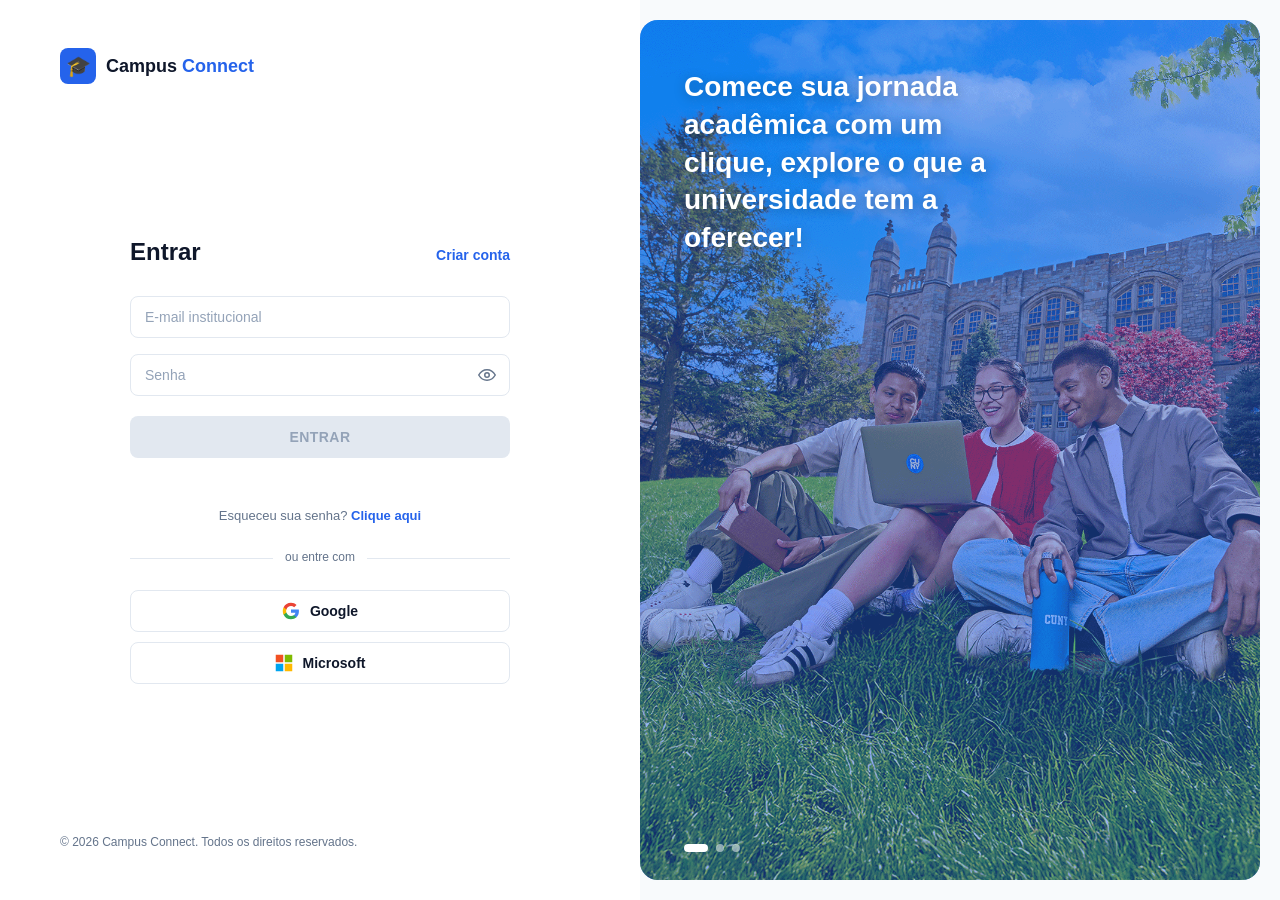
<file: pages/login.html>
<!DOCTYPE html>
<html lang="pt-BR">
<head>
  <meta charset="UTF-8">
  <meta name="viewport" content="width=device-width, initial-scale=1.0">
  <title>Entrar — Campus Connect</title>
  <link rel="stylesheet" href="../css/style.css">
  <link rel="stylesheet" href="../css/login-page.css">
</head>
<body>

  <main class="login-page">
    <div class="login-panel-form">
      <a href="../index.html" class="login-logo">
        <span class="logo-icon" aria-hidden="true">🎓</span>
        <span>Campus <span class="logo-highlight">Connect</span></span>
      </a>

      <div class="login-form-wrapper">
        <div class="login-form-header">
          <h1>Entrar</h1>
          <a href="register.html" class="login-signup-link">Criar conta</a>
        </div>

        <form class="login-form" id="login-form" novalidate>
          <div class="form-group">
            <input
              type="text"
              id="login-identifier"
              name="identifier"
              placeholder="E-mail institucional"
              autocomplete="username"
              required
            >
          </div>

          <div class="form-group password-group">
            <input
              type="password"
              id="login-password"
              name="password"
              placeholder="Senha"
              autocomplete="current-password"
              required
            >
            <button type="button" class="password-toggle" id="password-toggle" aria-label="Mostrar senha">
              <svg class="icon-eye" viewBox="0 0 24 24" fill="none" stroke="currentColor" stroke-width="2">
                <path d="M1 12s4-7 11-7 11 7 11 7-4 7-11 7-11-7-11-7z"/><circle cx="12" cy="12" r="3"/>
              </svg>
              <svg class="icon-eye-off" viewBox="0 0 24 24" fill="none" stroke="currentColor" stroke-width="2">
                <path d="M17.9 17.9A10.9 10.9 0 0 1 12 19c-7 0-11-7-11-7a19.7 19.7 0 0 1 4.2-5.2M9.9 4.2A9.6 9.6 0 0 1 12 4c7 0 11 7 11 7a19.6 19.6 0 0 1-2.3 3.3"/>
                <path d="M14.1 14.1a3 3 0 1 1-4.2-4.2"/><path d="M1 1l22 22"/>
              </svg>
            </button>
          </div>

          <button type="submit" class="btn-login-submit" id="login-submit" disabled>
            Entrar
          </button>

          <p class="login-feedback" id="login-feedback"></p>

          <a href="#" class="forgot-password-link">Esqueceu sua senha? <strong>Clique aqui</strong></a>

          <div class="login-divider">
            <span>ou entre com</span>
          </div>

          <div class="social-login-buttons">
            <button type="button" class="btn-social">
              <svg viewBox="0 0 24 24" width="18" height="18">
                <path fill="#4285F4" d="M22.56 12.25c0-.78-.07-1.53-.2-2.25H12v4.26h5.92a5.07 5.07 0 0 1-2.2 3.32v2.77h3.57c2.08-1.92 3.28-4.74 3.28-8.1z"/>
                <path fill="#34A853" d="M12 23c2.97 0 5.46-.98 7.28-2.66l-3.57-2.77c-.99.66-2.26 1.06-3.71 1.06-2.86 0-5.29-1.93-6.16-4.53H2.18v2.84A11 11 0 0 0 12 23z"/>
                <path fill="#FBBC05" d="M5.84 14.09A6.6 6.6 0 0 1 5.5 12c0-.73.13-1.43.34-2.09V7.07H2.18A11 11 0 0 0 1 12c0 1.77.42 3.45 1.18 4.93z"/>
                <path fill="#EA4335" d="M12 5.38c1.62 0 3.06.56 4.21 1.64l3.15-3.15C17.45 2.09 14.97 1 12 1a11 11 0 0 0-9.82 6.07l3.66 2.84c.87-2.6 3.3-4.53 6.16-4.53z"/>
              </svg>
              Google
            </button>

            <button type="button" class="btn-social">
              <svg viewBox="0 0 24 24" width="18" height="18">
                <rect x="1" y="1" width="10" height="10" fill="#F25022"/>
                <rect x="13" y="1" width="10" height="10" fill="#7FBA00"/>
                <rect x="1" y="13" width="10" height="10" fill="#00A4EF"/>
                <rect x="13" y="13" width="10" height="10" fill="#FFB900"/>
              </svg>
              Microsoft
            </button>
          </div>
        </form>
      </div>

      <p class="login-copyright">© 2026 Campus Connect. Todos os direitos reservados.</p>
    </div>

    <div class="login-panel-visual">
      <div class="login-visual-card">
        <div class="login-visual-overlay">
          <h2>Comece sua jornada acadêmica com um clique, explore o que a universidade tem a oferecer!</h2>
        </div>

        <!-- Substitua pela imagem real quando disponível -->
        <img src="../img/hero-image.png" alt="Estudantes participando de um evento no campus" class="login-visual-image">

        <div class="login-visual-dots" aria-hidden="true">
          <span class="dot active"></span>
          <span class="dot"></span>
          <span class="dot"></span>
        </div>
      </div>
    </div>
  </main>

  <script src="../js/auth.js"></script>
  <script src="../js/pages/auth/login.js"></script>
</body>
</html>
</file>
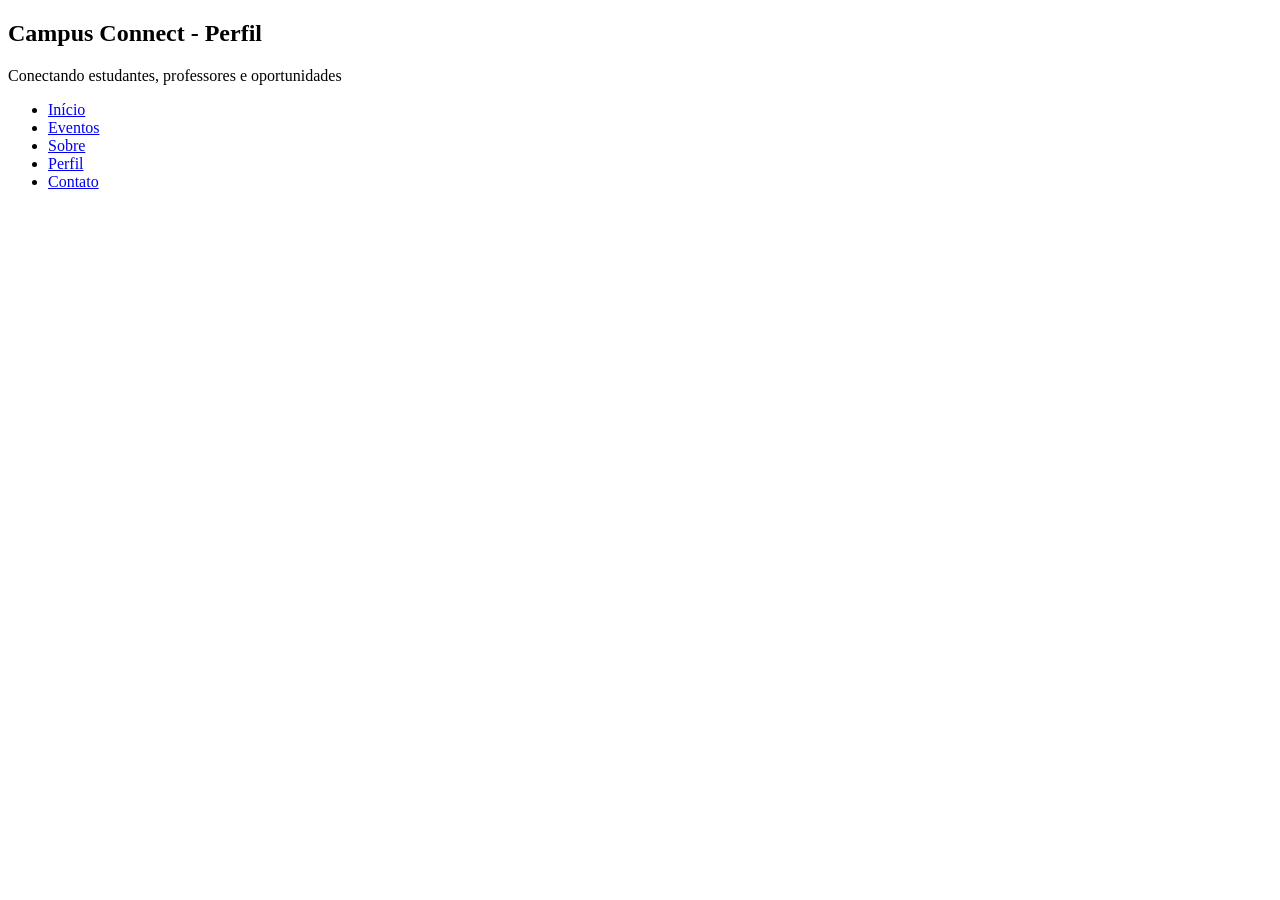
<file: pages/profile.html>
<!DOCTYPE html>
    <html lang = "pt-BR">

        <head>
            <meta charset="UTF-8">
            <meta name="viewport" content="width=device-width, initial-scale=1.0">
            <title>Campus Connect</title>
        </head>
        <body>
            <header>
                <h2>Campus Connect - Perfil</h2>
                <p>Conectando estudantes, professores e oportunidades</p>
                <ul>
                    <li><a href="../index.html">Início</a></li>
                    <li><a href="events.html">Eventos</a></li>
                    <li><a href="about.html">Sobre</a></li>
                    <li><a href="profile.html">Perfil</a></li>
                    <li><a href="contact.html">Contato</a></li>
                </ul>
            </header>
            
        </body>

    </html>
</file>
<file: css/style.css>
:root {

    /* ===== Primary ===== */

    --color-primary: #2563eb;
    --color-primary-hover: #1d4ed8;
    --color-primary-bg: #eff6ff;
    

    /* ===== Secondary ===== */

    --color-secondary: #334155;
    --color-secondary-hover: #1e293b;
    --color-secondary-bg: #f1f5f9;

    /* ===== Success ===== */

    --color-success: #16a34a;
    --color-success-bg: #dcfce7;

    /* ===== Amber ===== */
    --color-amber: #d97706;
    --color-amber-bg: #fef3c7;

    /* ===== Attention ===== */

    --color-attention: #d97706;
    --color-attention-bg: #fef3c7;

    /* ===== Danger (para futuras validações) ===== */

    --color-danger: #dc2626;
    --color-danger-bg: #fee2e2;

    /* ===== Disabled ===== */

    --color-disabled: #94a3b8;
    --color-disabled-bg: #f1f5f9;

    /* ===== Purple ===== */

    --color-purple: #7c3aed;
    --color-purple-bg: #ede9fe;

    /* ===== Base ===== */

    --color-bg: #f8fafc;
    --color-surface: #ffffff;

    --color-border: #e2e8f0;

    --color-text: #0f172a;
    --color-text-muted: #64748b;

    /* ===== Radius ===== */

    --radius-sm: 8px;
    --radius-md: 12px;
    --radius-lg: 18px;
    --radius-pill: 999px;

    /* ===== Spacing ===== */

    --space-xs: 8px;
    --space-sm: 12px;
    --space-md: 20px;
    --space-lg: 32px;
    --space-xl: 48px;

    /* ===== Spacing ===== */
    --btn-height: 42px;
    --btn-padding-x: 18px;

    /* ===== Spacing ===== */
    --btn-transition: 
         background .18s ease,
         color .18s ease,
         border-color .18s ease,
         transform .18s ease,
         box-shadow .18s ease

}

*, *::before, *::after { box-sizing: border-box; margin: 0; padding: 0; }
    html  { scroll-behavior: smooth; }
    body  {
      font-family: "Poppins", sans-serif;
      font-size: 1rem;
      line-height: 1.6;
      color: var(--color-text);
      background: var(--color-bg);
      -webkit-font-smoothing: antialiased;
    }
    a   { color: inherit; text-decoration: none; }
    ul  { list-style: none; }
    img { display: block; max-width: 100%; }
    button{
    font-family: inherit;
    cursor: pointer;
    }

    a:focus-visible,
    button:focus-visible {
      outline: 2px solid var(--color-primary);
      outline-offset: 3px;
      border-radius: var(--radius-sm);
    }

    input:focus-visible,
    textarea:focus-visible,
    select:focus-visible {
      outline: none;
}
    

/*---HEADER---*/

.site-header{
    display: flex;
    align-items: center;
    justify-content: space-between;
    gap: var(--space-md);
    padding: 18px 32px;
    background: var(--color-surface);
    border-bottom: 1px solid var(--color-border);
    flex-wrap: wrap;
    /*testar blur quando a página começar a rolar.*/
    position: sticky;
    top: 0;
    z-index: 100;
    backdrop-filter: blur(12px);
    background: rgba(255, 255, 255, .9);
}

.logo {
    display: flex;
    align-items: center;
    gap: 14px;
    font-weight: 800;
    font-size: 18px;
    letter-spacing: -0.4px;
    white-space: nowrap;
    color: var(--color-text);
}

.logo-icon {
    width: 40px;
    height: 40px;
    border-radius: var(--radius-sm);
    background: var(--color-primary);
    display: flex;
    align-items: center;
    justify-content: center;
    color: #fff;;
    font-size: 22px;
    flex-shrink: 0;
}

.logo-highlight{
    color:var(--color-primary);
}

.main-nav ul {
  display: flex;
  align-items: center;
  gap: 0;
  font-size: 12px;
  text-transform: uppercase;
  letter-spacing: 0.05em;
}

.main-nav li {
  position: relative;
  display: flex;
  align-items: center;
}

/* Separador vertical entre os itens, exceto depois do último */
.main-nav li:not(:last-child)::after {
  content: "";
  width: 1px;
  height: 16px;
  background: var(--color-border);
  margin: 0 16px;
}

.main-nav a {
  position: relative;
  padding: 8px 2px;
  color: var(--color-text-muted);
  font-weight: 600;
  transition: color 200ms ease;
}

/* Hover: só muda a cor do texto — sem fundo, sem elevação */
.main-nav a:hover {
  color: var(--color-text);
}

/* Item ativo: cor de destaque */
.main-nav a[aria-current="page"] {
  color: var(--color-primary);
  font-weight: 700;
}

/* Linha pequena abaixo do texto ativo — não ocupa a largura toda */
.main-nav a[aria-current="page"]::after {
  content: "";
  position: absolute;
  left: 50%;
  bottom: 6px;
  transform: translateX(-50%);
  width: 16px;
  height: 2px;
  border-radius: var(--radius-pill);
  background: var(--color-primary);
}

.header-actions {
    display: flex;
    align-items: center;
    gap: 10px;
}

.search-wrapper {
    position: relative;
    display: flex;
    align-items: center;
}

.search-icon {
    position: absolute;
    left: 14px;

    width: 18px;
    height: 18px;

    color: var(--color-text-muted);

    pointer-events: none;
}

.search-input {
    padding: 8px 14px;
    border: 1px solid var(--color-border);
    border-radius: var(--radius-pill);
    font-size: 13px;
    width: 260px;
    height: 42px;
    background: var(--color-bg);
    color: var(--color-text);
    transition: width 0.3s ease, border-color 0.3s ease;
    padding-left: 42px;
}

.search-input:hover{
    border-color: #cbd5e1;
}

.search-input:focus {
    width: 360px;
    border-color: var(--color-primary);
    outline: none;
}


/* ---------- Eyebrow (label com cantos) ---------- */
.section-eyebrow {
  position: relative;
  display: inline-block;
  font-size: 12px;
  font-weight: 700;
  text-transform: uppercase;
  letter-spacing: 0.06em;
  color: var(--color-text-muted);
  margin: 0 0 14px;
  padding: 3px 14px;
}

.section-eyebrow::before,
.section-eyebrow::after {
  content: "";
  position: absolute;
  width: 8px;
  height: 8px;
  border: 1.5px solid var(--color-primary);
}

.section-eyebrow::before {
  top: 0;
  left: 0;
  border-right: none;
  border-bottom: none;
}

.section-eyebrow::after {
  bottom: 0;
  right: 0;
  border-left: none;
  border-top: none;
}

.section-eyebrow.center {
  display: block;
  width: fit-content;
  margin-left: auto;
  margin-right: auto;
}



/*---Hero---*/

.hero {
    display: grid;
    grid-template-columns: 1.1fr 1fr;
    gap: var(--space-xl);
    max-width: 1280px;
    margin: 0 auto;
    padding: var(--space-xl) 24px;
    
    align-items: center;
}

.hero-badge {
    display: inline-flex;
    align-items: center;
    gap: 6px;
    background: var(--color-success-bg);
    color: var(--color-success);
    font-size: 12px;
    font-weight: 600;
    padding: 6px 14px;
    border-radius: var(--radius-pill);
    margin-bottom: var(--space-md);
}

.hero-badge .dot {
    width: 6px;
    height: 6px;
    border-radius: 50%;
    background: var(--color-success);
    flex-shrink: 0;
}


.hero h1 {
    font-size: clamp(32px, 4vw, 44px);
    line-height: 1.15;
    margin: 0 0 var(--space-md);
}

.hero h1 strong {
    display: inline-block;
    color: var(--color-primary);
    min-width: 170px;
    
}

#word {
    display: inline-block;
    line-height: 1;
    padding: 4px 14px 6px;
    border-radius: 8px;
    transition: background 300ms ease, color 300ms ease;
}

#word.hide {
    opacity: 0;
    transform: translateY(-8px) scale(0.92);
    filter: blur(3px);
    transition: opacity 350ms ease, transform 350ms ease, filter 350ms ease;
}

#word.show {
    opacity: 1;
    transform: translateY(0) scale(1);
    filter: blur(0);
    animation: word-bounce-in 420ms cubic-bezier(.34,1.56,.64,1);
}

@keyframes word-bounce-in {
    0% {
        opacity: 0;
        transform: translateY(10px) scale(0.85);
        filter: blur(3px);
    }

    100% {
        opacity: 1;
        transform: translateY(0) scale(1);
        filter: blur(0);
    }
}
/* Cores cicladas — mesma paleta principal do site */
    #word.word-blue   { color: var(--color-primary); background: var(--color-primary-bg); }
    #word.word-green  { color: var(--color-success); background: var(--color-success-bg); }
    #word.word-purple { color: var(--color-purple);  background: var(--color-purple-bg); }
    #word.word-amber  { color: var(--color-amber);   background: var(--color-amber-bg); }

.hero strong span {
    display: inline-block;
    transition: opacity .35s ease, transform .35s ease;
}

.hero strong span.show {
    opacity: 1;
    transform: translateY(0);
}

.hero-subtitle {
    font-size: 16px;
    text-align: justify;
    color: var(--color-text-muted);
    max-width: 55ch;
    margin:  0 0 var(--space-lg);
}

.cta-group {
    display: flex;
    align-items: center;
    gap: var(--space-md);
    margin-bottom: var(--space-lg);
    flex-wrap: wrap;
}


.section-header{

    text-align:center;

    max-width:700px;

    margin:0 auto 56px;
}

.section-tag{

    display:inline-block;

    padding:6px 14px;

    border-radius:999px;

    background:var(--color-purple-bg);

    color:var(--color-purple);

    font-size:13px;

    font-weight:600;

    margin-bottom:14px;
}

.section-header h2{

    margin:0;

    font-size:36px;

    line-height:1.2;
}

.section-header p{

    margin-top:16px;

    color:var(--color-text-muted);

    font-size:17px;
}

/* Illustration column */

.illustration-wrapper{
    position: relative;
    display: flex;
    justify-content: center;
    align-items: center;

    width: fit-content;
    margin: 0 auto;
}

.hero-image {
    width: 100%;
    max-width: 410px;
    height: auto;
    object-fit: contain;
    border-radius: 16px;
    filter: drop-shadow(0 10px 25px rgba(0,0,0,.08));
}

.event-card-link{
    display: block;
    color: inherit;
    
    text-decoration: none;

}

.event-card {
    position: absolute;
    left: 50%;
    bottom: 20px;
    transform: translateX(-50%);

    width: calc(100% + 48px);
    max-width: 480px;
    

    display: flex;
    align-items: center;
    gap: 12px;

    background: var(--color-surface);
    border: 1px solid var(--color-border);
    border-radius: var(--radius-md);
    padding: 12px 16px;

    box-shadow: 0 10px 25px rgba(0,0,0,.08);

    
}

.event-card-link:hover .event-card {
    transform: translateX(-50%) translateY(-4px);
    border-color: #cbd5e1;
    box-shadow: 0 18px 35px rgba(15, 23, 42, .12);
}

.event-card-icon {
    width: 36px;
    height: 36px;
    border-radius: var(--radius-sm);
    background: var(--color-success-bg);
    color: var(--color-success);
    display: flex;
    align-items: center;
    justify-content: center;
    flex-wrap: 0;
}


.event-card-info {
    flex: 1;
    min-width: 0;
}


.event-card-info .title {
    font-size: 13px;
    font-weight: 600;
    margin: 0;
}

.event-card-info .meta {
    font-size: 12px;
    color: var(--color-text-muted);
    margin: 2px 0 0;
}

.event-card-badge {
    font-size: 11px;
    font-weight: 600;
    color: var(--color-success);
    background: var(--color-success-bg);
    padding: 4px 10px;
    border-radius: var(--radius-pill);
    white-space: nowrap;
}

/* ---------- Faixa de Estatísticas (Benefícios de participar do evento) ---------- */
  .hero-highlights {
    margin-top: var(--space-lg);
  }
 
  .stats-bar {
    height: 160px;

    background: var(--color-surface);
    border: 1px solid var(--color-border);
    border-radius: var(--radius-md);
    box-shadow: 0 1px 3px rgba(0, 0, 0, 0.08);

    padding: var(--space-lg) var(--space-lg);

    position: relative;
    overflow: hidden;

    display: flex;
    flex-direction: column;
    justify-content: center;
  }
 
  .stats-bar::before {
    content: "";
    position: absolute;
    top: 0;
    left: 0;
    right: 0;
    height: 4px;
    background: linear-gradient(90deg, 
    var(--color-primary) 0%,
    var(--color-success) 33%,
    var(--color-purple) 66%,
    var(--color-amber) 100%);
  }
  .hero-highlights-title {
    display: inline-block;
    font-size: 20px;
    font-weight: 800;
    margin: 0 0 var(--space-md);
    position: relative;
  }
 
  .hero-highlights-title span {
    position: relative;
  }
 
  .hero-highlights-title span::after {
    content: "";
    position: absolute;
    left: -4px;
    right: -4px;
    bottom: 2px;
    height: 10px;
    background: var(--color-amber-bg);
    z-index: -1;
  }
 
  .stats-bar-grid {
    display: grid;
    grid-template-columns: repeat(4, 1fr);
    align-items: center;
    flex: 1;
  }
 
  .stats-bar-item {
    display: flex;
    align-items: center;
    gap: 14px;
    padding:12px 20px;
    border-left: 1px solid var(--color-border);
    
    transition: background 200ms ease, transform 200ms ease;

    cursor: pointer;
    
  }

  .stats-bar-item:hover {
    transform: translateY(-2px);
  }
 
  .stats-bar-item:first-child {
    border-left: none;
    padding-left: 0;
  }

 
  .stats-bar-icon {
    width: 48px;
    height: 48px;
    box-shadow: 0 2px 6px rgba(0, 0, 0, 0.08);
    display: flex;
    align-items: center;
    justify-content: center;
    flex-shrink: 0;
  }
 
  .stats-bar-icon svg {
    width: 20px;
    height: 20px;
  }
 
  .stats-bar-icon.icon-blue { background: var(--color-primary-bg); color: var(--color-primary); }
  .stats-bar-icon.icon-green { background: var(--color-success-bg); color: var(--color-success); }
  .stats-bar-icon.icon-purple { background: var(--color-purple-bg); color: var(--color-purple); }
  .stats-bar-icon.icon-amber { background: var(--color-amber-bg); color: var(--color-amber); }
 
  .stats-bar-number {
    font-size: 22px;
    font-weight: 700;
    margin: 0;
    line-height: 1.2;
  }
 
  .stats-bar-label {
    font-size: 13px;
    color: var(--color-text-muted);
    margin: 2px 0 0;
  }

.diagonal-section {
  position: relative;
  width: 100%;
  background: var(--color-bg); /* cor que aparece no triângulo cinza do canto */
  overflow: hidden;
  isolation: isolate;
  padding: 50px 0 70px;
  margin: 0;
  
}

.diagonal-section::before {
  content: "";
  position: absolute;
  inset: 0;
  background: var(--color-primary-bg);
  clip-path: polygon(0 20%, 100% 0%, 100% 100%, 0% 100%);
  z-index: -1;
}

.featured-section {
  max-width: 1280px;
  margin: 0 auto;
  padding: 15px 24px 32px;
  position: relative;
  z-index: 1;
}
 
.featured-header {
  text-align: center;
  margin-bottom: var(--space-lg);
}
 
.featured-header h2 {
  display: inline-block;
  font-size: 30px;
  font-weight: 800;
  margin: 0 0 10px;
  position: relative;
  
}
 
.featured-header h2 span {
  position: relative;
  z-index: 1;
}
 
.featured-header h2 span::after {
  content: "";
  position: absolute;
  left: -4px;
  right: -4px;
  bottom: 2px;
  height: 12px;
  background: var(--color-amber-bg);
  z-index: -1;
}
 
.featured-header p {
  font-size: 16px;
  color: var(--color-text-muted);
  margin: 0;
}
 
.featured-header p strong {
  color: var(--color-success);
  font-weight: 700;
}
 
.featured-carousel-wrapper {
  position: relative;
}
 
.featured-track {
  display: flex;
  align-items: stretch; /* garante que os dois cards visíveis tenham sempre a mesma altura, mesmo com conteúdo diferente acima do botão */
  gap: 20px;
  overflow-x: auto;
  scroll-snap-type: x mandatory;
  scroll-behavior: smooth;
  padding-bottom: 4px;
  /* esconder a barra de rolagem visualmente, mantendo a rolagem funcional */
  scrollbar-width: none;
}
 
.featured-track::-webkit-scrollbar {
  display: none;
}

.featured-card-link{
    display: block;
    scroll-snap-align: start;
    flex: 0 0 calc((100% - 20px) / 2);
    color:inherit;
    text-decoration:none;
}

 
.featured-card {
  min-width: 360px;
  position: relative;
  overflow: visible;
 
  background: var(--color-surface);
  border: 1px solid var(--color-border);
  border-radius: var(--radius-md);

  padding: 20px;

  box-shadow: 0 1px 3px rgba(0, 0, 0, 0.08);

  display: flex;
  flex-direction: column;

   transition:
        transform .25s ease,
        box-shadow .25s ease,
        border-color .25s ease;
    cursor: pointer;
}

.featured-card:hover {
    transform: translateY(-4px);
    
}

.featured-top-row {
  display: flex;
  align-items: center;
  gap: 22px;

  
  padding-left: 60px;
  margin-bottom: 14px;
}
 
.featured-rank {
  position: absolute;
  top: 0;
  left: 24px;
  

  background: var(--color-amber);
  color: #fff;
  font-size: 14px;
  font-weight: 700;
  padding: 12px 16px 8px;
  border-radius: 0 0 10px 10px;

}
 
.featured-social {
  display: flex;
  align-items: center;
  gap: 8px;
  font-size: 14px;
  color: var(--color-amber);
  white-space: nowrap;
  overflow: hidden;
  text-overflow: ellipsis;
}
 
.featured-social svg {
  width: 15px;
  height: 15px;
  color: var(--color-amber);
}

.featured-body{
    display: flex;
    justify-content: space-between;
    gap: 22px;
    align-items: flex-start;
}

.featured-content-left{
    flex: 1;
    min-width: 0;
    display: flex;
    flex-direction: column;
    gap: 8px;
}

.featured-category {
  font-size: 10px;
  color: var(--color-text-muted);
  font-weight: 600;
  margin-bottom: 4px;
  letter-spacing: .3px;
  text-transform: uppercase;
}
 
.featured-title {
  font-size: 17px;
  font-weight: 800;
  color: var(--color-text);
  line-height: 1.3;
  
  margin: 0 0 2px;
}
 
.featured-rating {
  display: flex;
  align-items: center;
  gap: 6px;
  font-size: 12px;
  color: var(--color-text-muted);
  margin-bottom: 4px;
}
 
.featured-rating .stars {
  display: flex;
  gap: 1px;
  color: var(--color-amber);
}
 
.featured-rating .stars svg {
  width: 13px;
  height: 13px;
  fill: currentColor;
}
 
.featured-tag {
  display: inline-flex;
  align-self: flex-start;

  background: var(--color-amber-bg);
  color: var(--color-amber);
  font-size: 12px;
  font-weight: 600;

  padding: 6px 14px;
  border-radius: var(--radius-sm);
}

.featured-description {
    font-size: 13px;
    color: var(--color-text-muted);
    line-height: 1.6;
    margin: 6px 0;
    text-align: justify;
    
}

.featured-bottom{
    display: flex;
    justify-content: space-between;
    align-items: flex-start;
    
}

.featured-meta {
    display: grid;
    grid-template-columns: repeat(3, 1fr);
    

    margin-top: 10px;
    
    border: 1px solid var(--color-border);
    border-radius: 10px;
    overflow: hidden;
    background: #fafbfd;

    text-align: center;
}

.featured-meta-row {
  flex: 1;
  display: flex;
  align-items: center;
  justify-content: center;
  text-align: center;
  gap: 8px; 
  padding: 12px 16px;
  font-size: 12px;
  color: var(--color-text-muted);
  margin-bottom: 3px;
  
}

.featured-meta-row:not(:last-child){
    border-right: 1px solid var(--color-border);
}

.featured-meta-row svg {
  width: 15px;
  height: 15px;
  flex-shrink: 0;
  color: var(--color-text-muted);
}

.featured-content-right{

    width: 340px;

    flex-shrink:0;

    display:flex;

    flex-direction:column;

    align-items:center;

    justify-content: flex-start;

    gap:12px;
    padding-top: 10px;

}

.featured-image-wrapper {

  width: 100%;
  overflow: hidden;
  border-radius: 12px;
  
}

.featured-image {
  width: 340px;
  height: 130px;
  object-fit:cover;
  border-radius:12px;
  transition: transform .35s ease;
}

.featured-card:hover .featured-image{
    transform:scale(1.03);
}
 
.featured-footer {
  width: 100%;
  margin: 6px 0;
  display: flex;
  justify-content: flex-end;
  align-items: center;
}
 
 
.carousel-arrow {
  position: absolute;
  top: 50%;
  
  width: 40px;
  height: 40px;
  border-radius: 50%;
  background: var(--color-success);
  color: #fff;
  border: none;
  display: flex;
  align-items: center;
  justify-content: center;
  cursor: pointer;
  box-shadow: 0 4px 10px rgba(0, 0, 0, 0.15);
  z-index: 2;
  transition: background 150ms ease;
}
 
.carousel-arrow:hover {
  background: #15803d;
}
 
.carousel-arrow svg{
    width:22px;
    height:22px;
}

.carousel-arrow svg path{
    stroke:currentColor;
    fill:none;
}
 
.carousel-arrow.prev { 
  left: -20px; 
  transform: translateY(-50%) scaleX(-1);
}
.carousel-arrow.next { 
  right: -20px; 
  transform: translateY(-50%);
}
 
.carousel-dots {
  display: flex;
  justify-content: center;
  gap: 8px;
  margin-top: var(--space-md);
}
 
.carousel-dot {
  width: 10px;
  height: 10px;
  border-radius: 50%;
  background: var(--color-border);
  border: none;
  padding: 0;
  cursor: pointer;
  transition: all 150ms ease;
}
 
.carousel-dot.active {
  width: 24px;
  height: 10px;
  border-radius: 6px;
  background: var(--color-text);
}

/*Seção Últimas Notícias*/

.news-section {
  max-width: 1280px;
  margin: 32px auto 0;
  padding: 0 24px var(--space-xl);
}

.news-header{
  display: flex;
  align-items: baseline;
  justify-content: space-between;
  gap: var(--space-md);
  flex-wrap: wrap;
  margin-bottom: var(--space-lg);
}

.news-header h2 {
  display: inline-block;
  font-size: 28px;
  font-weight: 800;
  margin: 0 0 6px;
  position: relative;
}

.news-header h2 span {
  position: relative;
}

.news-header h2 span::after {
    content: "";
    position: absolute;
    left: -4px;
    right: -4px;
    bottom: 2px;
    height: 10px;
    background: var(--color-amber-bg);
    z-index: -1;
  }

  .news-header p {
    font-size: 15px;
    color: var(--color-text-muted);
    margin: 0;
  }

  .news-view-all {
    font-size: 14px;
    font-weight: 600;
    color: var(--color-primary);
    white-space: nowrap;
  }

  .news-layout {
    display: grid;
    grid-template-columns: 1.5fr 1fr;
    gap: 24px;
    align-items: stretch;
  }
/*Card em destaque*/
  .news-body {
    display: grid;
    grid-template-columns: 1.6fr 1fr;
    gap: 1.25rem;
    align-items: start;
  }

  .news-card {
    background: var(--color-surface);
    border: 1px solid var(--color-border);
    border-radius: var(--radius-lg);
    box-shadow: 0 1px 3px rgba(0, 0, 0, 0.08);
    overflow: hidden;
    transition: box-shadow 150ms ease, transform 150ms ease;
  }

  .news-card:hover {
    transform: translateY(-2px);
  }

  .cat-badge{
    display: inline-block;
    padding: 0.18rem 0.6rem;
    border-radius: var(--radius-lg);
    font-size: .68rem;
    font-weight: 700;
    text-transform: uppercase;
    letter-spacing: 0.05rem;
  }

  .cat-blue   { background: var(--color-primary-bg); color: var(--color-primary); }
  .cat-green  { background: var(--color-success-bg); color: var(--color-success); }
  .cat-purple { background: var(--color-purple-bg);  color: var(--color-purple);  }
  .cat-amber  { background: var(--color-amber-bg);   color: var(--color-amber);   }

.news-date {
  font-size: 0.75rem;
  color: var(--color-text-muted);
  font-weight: 500;
  display: flex;
  align-items: center;
  gap: 4px;
}

.news-featured{
  display: flex;
  flex-direction: column;
  
}

.featured-media {
  position: relative;
  width: 100%;
  height: 280px;
  overflow: hidden;
  background: var(--color-bg);
  flex-shrink: 0;
}

.featured-media img{
    width:100%;
    height:100%;
    object-fit:cover;

    transition:transform .35s ease;
}

.news-featured:hover .featured-media img{
    transform:scale(1.03);
}

.featured-media-bg {
  position: absolute;
  inset: 0;
  display: flex;
  align-items: center;
  justify-content: center;
  background: #dbeafe;
}

.featured-media-bg img {
 width:100%;
  height:100%;
  object-fit:cover;
  display:block;
}

.featured-media-bg.green  { background: #dcfce7; }
.featured-media-bg.purple { background: #ede9fe; }
.featured-media-bg.amber  { background: #fef3c7; }

.media-icon {
  opacity: .38;
}

.featured-media .cat-badge {
  position: absolute;
  top: 0.75rem;
  left: 0.75rem;
  backdrop-filter: blur(4px);
  -webkit-backdrop-filter: blur(4px);
}

.featured-body-news {
  padding: 1.5rem;
  display: flex;
  flex-direction: column;
  gap: 0.75rem;
}

.featured-meta-news {
  display: flex;
  align-items: center;
  gap: 0.75rem;
}

.read-more {
  margin-top: 12px;
  align-self: flex-end;

  display: inline-flex;
  align-items: center;
  gap: 0.2rem;

  font-size: 0.8125rem;
  font-weight: 600;
  color: var(--color-primary);
  transition: gap 150ms;
  
}

.read-more:hover { 
  gap: 0.4rem;
  transform: translateX(3px);
}

.news-secondary-list {
  position: relative;

  height: 600px;
  overflow-y: auto;
  overflow-x: hidden;

  scrollbar-gutter: stable;

  display: flex;
  flex-direction: column;
  gap: 16px;
  padding-right: 8px;

  scrollbar-width: none;
  transition: all .25s ease;
}

.news-secondary-list:hover{
    scrollbar-width:thin;
    scrollbar-color:#3b424d transparent;
}

.news-secondary-list:hover::-webkit-scrollbar-thumb{
    background:#3b424d;
}

.news-secondary-list:hover::-webkit-scrollbar-track{
    background:#f4f6fb;
}

.news-secondary-list::before{
    content:"";

    position: sticky;
    top:0;

    display:block;

    width:100%;
    height:28px;

    background:linear-gradient(
        to bottom,
        #f8fafc 0%,
        rgba(248,250,252,.9) 35%,
        rgba(248,250,252,0) 100%
    );

    z-index:20;

    pointer-events:none;
}

.news-secondary-list::after{
    content:"";

    position: sticky;
    bottom:0;

    display:block;

    width:100%;
    height:32px;

    margin-top:-32px;

    background:linear-gradient(
        to top,
        #f8fafc 0%,
        rgba(248,250,252,.9) 35%,
        rgba(248,250,252,0) 100%
    );

    z-index:20;

    pointer-events:none;
}

.news-secondary-item {
  display: flex;
  gap: 14px;
  background: var(--color-surface);
  border: 1px solid var(--color-border);
  border-radius: var(--radius-md);
  padding: 14px;
  box-shadow: 0 1px 3px rgba(0, 0, 0, 0.08);
  transition: box-shadow 150ms ease, transform 150ms ease;
  flex: 1;
}

.news-secondary-item::-webkit-scrollbar{
  width: 8px;
}

.news-secondary-list::-webkit-scrollbar-thumb{
    background:#3d434c;
    border-radius:999px;
    border: 2px solid transparent;
    background-clip: padding-box;
}

.news-secondary-list::-webkit-scrollbar-thumb:hover{
    background:#2d323a;
}

.news-secondary-list::-webkit-scrollbar-thumb{
    background:transparent;
    border-radius:999px;

    transition:background .25s ease;
}


.news-secondary-image {
  width: 110px;
  height: 110px;
  border-radius: var(--radius-sm);
  background: #e2e8f0;
  display: flex;
  align-items: center;
  justify-content: center;
  color: #94a3b8;
  flex-shrink: 0;
}

.news-secondary-image img {
  width: 100%;
  height: 100%;
  object-fit: cover;
  display: block;
  border-radius: var(--radius-sm);
}

.news-secondary-body {
    flex:1;

    display:flex;
    flex-direction:column;
    justify-content:center;

    gap:8px;
  }

  .news-secondary-meta{
    display:flex;
    align-items:center;
    gap:10px;
}
 
  .news-secondary-title {
    font-size: 14px;
    font-weight: 700;
    line-height: 1.35;
    
    margin: 0;
    display: -webkit-box;
    -webkit-line-clamp: 2;
    -webkit-box-orient: vertical;
    overflow: hidden;
  }


  /*EVENTOS */

.events-section {
  max-width: 1280px;
  margin: 0 auto;
  padding: var(--space-xl) 24px;
  position: relative;
  z-index: 1;
}

.events-header {
  display: flex;
  align-items: baseline;
  justify-content: space-between;
  gap: var(--space-md);
  flex-wrap: wrap;
  margin-bottom: var(--space-md);
}

.events-header h2 {
  display: inline-block;
  font-size: 28px;
  font-weight: 800;
  margin: 0 0 10px;
  position: relative;
}

.events-header h2 span {
  position: relative;
}

.events-header h2 span::after {
  content: "";
  position: absolute;
  left: -4px;
  right: -4px;
  bottom: 2px;
  height: 12px;
  background: var(--color-amber-bg);
  z-index: -1;
}

.events-subtitle {
  font-size: 16px;
  color: var(--color-text-muted);
  margin: 0;
}

.events-view-all {
  font-size: 14px;
  font-weight: 600;
  color: var(--color-primary);
  white-space: nowrap;
}

.events-view-all:hover { 
  gap: 0.4rem;
  transform: translateX(3px);
}

.pill-group {
  display: flex;
  align-items: flex-start;
  gap: 14px;
  flex-wrap: wrap;
  padding-bottom: 10px; /* espaço para a barrinha indicadora não cortar */
}

.course-pill {
  position: relative;
  display: inline-flex;
  align-items: center;
  gap: 6px;

  background: var(--color-surface);
  color: var(--color-text-muted);

  padding: 12px 20px;
  border: none;
  border-radius: 10px;

  font-size: 12px;
  font-weight: 500;

  box-shadow: 0 2px 8px rgba(15, 23, 42, 0.06);
  cursor: pointer;
  user-select: none;
  transition: background 150ms ease, color 150ms ease, box-shadow 150ms ease, transform 150ms ease;
}

.course-pill svg {
  width: 14px;
  height: 14px;
  flex-shrink: 0;
  opacity: 0.7;
  transition: opacity 150ms ease;
}

.course-pill:hover {
  color: var(--color-text);
  box-shadow: 0 4px 12px rgba(15, 23, 42, 0.1);
  transform: translateY(-1px);
}

.course-pill:hover svg {
  opacity: 1;
}

/* Barrinha indicadora, escondida por padrão */
.course-pill::after {
  content: "";
  position: absolute;
  left: 50%;
  bottom: -10px;
  transform: translateX(-50%);
  width: 0;
  height: 4px;
  border-radius: var(--radius-pill);
  background: var(--color-primary);
  transition: width 200ms ease;
}

/* Estado ativo — preenchimento em gradiente + barra visível */
.course-pill.active {
  background: linear-gradient(135deg, var(--color-primary), var(--color-primary-hover));
  color: #fff;
  font-weight: 700;
  box-shadow: 0 6px 16px rgba(37, 99, 235, 0.3);
}

.course-pill.active svg {
  opacity: 1;
}

.course-pill.active::after {
  width: 55%;
}

.events-content {
  min-height: 720px;
  margin-top: 32px;
  position: relative;
}

.events-grid {
  width: 100%;
  display: grid;
  grid-template-columns: repeat(3, 1fr);
  gap: 24px;
}

.event-item-card {
  background: var(--color-surface);
  border: 1px solid var(--color-border);
  border-radius: var(--radius-md);

  overflow: hidden;

  box-shadow: 0 1px 3px rgba(0, 0, 0, 0.08);
  transition: transform 150ms ease, transform 150ms ease;
  display: flex;
  flex-direction: column;
}

.event-item-card:hover {
  box-shadow: 0 8px 20px rgba(0, 0, 0, 0.1);
  transform: translateY(-2px);
}

.event-item-image {
  position: relative;
  aspect-ratio: 16/9;
  background: #e2e8f0;
  display: flex;
  align-items: center;
  justify-content: center;
  color: #94a3b8;
}

.event-item-badge {
  position: absolute;
  top: 12px;
  left: 12px;
  font-size: 11px;
  font-weight: 600;
  padding: 4px 10px;
  border-radius: var(--radius-pill);
}

.event-item-body {
  padding: var(--space-md);
  display: flex;
  flex-direction: column;
  gap: 8px;
  flex: 1;
}

.event-item-title {
  font-size: 16px;
  font-weight: 700;
  margin: 0;
  white-space: nowrap;
  overflow: hidden;
  text-overflow: ellipsis;
}

.event-item-meta {
  display: flex;
  align-items: center;
  gap: 14px;
  font-size: 13px;
  color: var(--color-text-muted);
}

.event-item-meta span {
  display: inline-flex;
  align-items: center;
  gap: 4px;
}
.event-item-meta svg {
  width: 14px;
  height: 14px;
  flex-shrink: 0;
}

.event-item-desc {
  font-size: 13px;
  color: var(--color-text-muted);
  margin: 0;
  display: -webkit-box;
  -webkit-line-clamp: 2;
  -webkit-box-orient: vertical;
  overflow: hidden;
}

.event-item-footer {
  margin-top: auto;
  padding-top: 8px;
}


.event-item-card:hover .btn-details svg {
  transform: translateX(3px);
}

.events-empty{
  display:none;
  flex-direction: column;

  width:100%;
  height:100%;

  position:absolute;
  inset:0;

  justify-content:flex-start;
  align-items:center;

  padding-top: 100px;
}

.events-empty img{
   width: 520px;
  max-width: 100%;
  height: auto;
  margin-bottom: 8px;
}

.badge-tecnologia { background: #dbeafe; color: var(--color-primary); }
.badge-pesquisa { background: var(--color-success-bg); color: var(--color-success); }
.badge-design { background: var(--color-purple-bg); color: var(--color-purple); }
.badge-carreira { background: var(--color-amber-bg); color: var(--color-amber); }


.faq-section {
  max-width: 900px;
  margin: 0 auto;
  padding: var(--space-xl) 24px;
}

.faq-header {
  text-align: center;
  margin-bottom: var(--space-lg);
}

.faq-header h2 {
  display: inline-block;
  font-size: 28px;
  font-weight: 800;
  margin: 0 0 8px;
  position: relative;
}

.faq-header h2 span {
  position: relative;
}

.faq-header h2 span::after {
  content: "";
  position: absolute;
  left: -4px;
  right: -4px;
  bottom: 2px;
  height: 10px;
  background: var(--color-amber-bg);
  z-index: -1;
}

.faq-header p {
  color: var(--color-text-muted);
  font-size: 15px;
  margin: 0;
}

.faq-list {
  display: flex;
  flex-direction: column;
}

.faq-item {
  border-bottom: 1px solid var(--color-border);
}

.faq-item:last-child {
  border-bottom: none;
}

.faq-item.active {
  border-bottom: none;
}

.faq-question-row {
  width: 100%;
  display: flex;
  align-items: center;
  gap: 20px;

  background: none;
  border: none;
  padding: 20px 16px;
  text-align: left;

  border-radius: var(--radius-md);
  transition: background 200ms ease;
}

.faq-item.active .faq-question-row {
  background: var(--color-purple-bg);
  border-radius: var(--radius-md) var(--radius-md) 0 0;
}

.faq-number {
  font-size: 22px;
  font-weight: 800;
  color: var(--color-border);
  flex-shrink: 0;
  min-width: 36px;
}

.faq-item.active .faq-number {
  color: var(--color-purple);
  opacity: 0.5;
}

.faq-question-text {
  flex: 1;
  font-size: 16px;
  font-weight: 700;
  color: var(--color-text);
}

.faq-toggle {
  flex-shrink: 0;
  width: 32px;
  height: 32px;
  border-radius: 50%;
  display: flex;
  align-items: center;
  justify-content: center;

  border: 1.5px solid var(--color-border);
  color: var(--color-text-muted);
  transition: background 200ms ease, border-color 200ms ease, color 200ms ease;
}

.faq-toggle svg {
  width: 14px;
  height: 14px;
}

.faq-toggle .icon-close { display: none; }
.faq-toggle .icon-open  { display: block; }

.faq-item.active .faq-toggle {
  background: var(--color-text);
  border-color: var(--color-text);
  color: #fff;
}

.faq-item.active .faq-toggle .icon-close { display: block; }
.faq-item.active .faq-toggle .icon-open  { display: none; }

.faq-answer {
  max-height: 0;
  overflow: hidden;
  transition: max-height 250ms ease;
  background: var(--color-purple-bg);
  border-radius: 0 0 var(--radius-md) var(--radius-md);
}

.faq-answer-text {
  padding: 0 16px 20px 76px; /* alinha com o texto da pergunta, não com o número */
  font-size: 14px;
  color: var(--color-text-muted);
  line-height: 1.6;
  margin: 0;
}

/*
  Footer — depende das variáveis do design system global (:root):
  --color-amber, --color-amber-bg, --color-text, --color-surface,
  --radius-sm, --radius-md, --space-md/lg/xl
*/

.site-footer {
  background: #14181f; /* tom escuro neutro, próximo ao da referência */
  color: #cbd5e1;
}

/* ---------- Barra superior ---------- */
.footer-topbar {
  max-width: 1280px;
  margin: 0 auto;
  padding: 24px 24px;
  border-bottom: 1px solid rgba(255, 255, 255, 0.08);

  display: flex;
  align-items: center;
  justify-content: space-between;
  gap: var(--space-md);
  flex-wrap: wrap;
}

.footer-copyright {
  font-size: 13px;
  color: var(--color-amber);
  white-space: nowrap;
}

.footer-legal-links {
  display: flex;
  gap: 24px;
}

.footer-legal-links a {
  font-size: 14px;
  color: var(--color-amber);
  transition: opacity 150ms ease;
}

.footer-legal-links a:hover {
  opacity: 0.75;
}

.footer-social-icons {
  display: flex;
  gap: 10px;
}

.footer-social-circle {
  width: 34px;
  height: 34px;
  border-radius: 50%;
  background: var(--color-amber);
  color: #14181f;
  display: flex;
  align-items: center;
  justify-content: center;
  transition: background 150ms ease, transform 150ms ease;
}

.footer-social-circle svg {
  width: 16px;
  height: 16px;
}

.footer-social-circle:hover {
  background: #fbbf24;
  transform: translateY(-2px);
}

/* ---------- Bloco principal ---------- */
.footer-main {
  max-width: 1280px;
  margin: 0 auto;
  padding: var(--space-xl) 24px;

  display: grid;
  grid-template-columns: 1.6fr 1fr 1fr 1fr;
  gap: var(--space-xl);
}

.footer-newsletter-title {
  color: #fff;
  font-size: 24px;
  font-weight: 700;
  margin: 0 0 20px;
  line-height: 1.3;
}

.footer-newsletter-form {
  display: flex;
  align-items: center;
  gap: 12px;
  border-bottom: 1px solid rgba(255, 255, 255, 0.25);
  padding-bottom: 12px;
  margin-bottom: 20px;
}

.footer-newsletter-input {
  flex: 1;
  background: none;
  border: none;
  color: #fff;
  font-size: 15px;
  padding: 4px 0;
}

.footer-newsletter-input::placeholder {
  color: rgba(255, 255, 255, 0.4);
}

.footer-newsletter-input:focus {
  outline: none;
}

.footer-newsletter-submit {
  flex-shrink: 0;
  width: 36px;
  height: 36px;
  border-radius: 50%;
  border: 1px solid rgba(255, 255, 255, 0.3);
  background: none;
  color: #fff;
  display: flex;
  align-items: center;
  justify-content: center;
  transition: background 150ms ease, border-color 150ms ease, transform 150ms ease;
}

.footer-newsletter-submit svg {
  width: 16px;
  height: 16px;
}

.footer-newsletter-submit:hover {
  background: var(--color-amber);
  border-color: var(--color-amber);
  color: #14181f;
  transform: translate(2px, -2px);
}

.footer-newsletter-desc {
  font-size: 14px;
  line-height: 1.7;
  color: rgba(255, 255, 255, 0.5);
  max-width: 46ch;
  margin: 0 0 8px;
}

.footer-newsletter-feedback {
  font-size: 13px;
  min-height: 18px;
  margin: 0 0 20px;
}

.footer-newsletter-feedback.success { color: var(--color-success); }
.footer-newsletter-feedback.error { color: var(--color-danger); }

.footer-social-text-links {
  display: flex;
  gap: 24px;
}

.footer-social-text-links a {
  font-size: 14px;
  color: rgba(255, 255, 255, 0.7);
  transition: color 150ms ease;
}

.footer-social-text-links a:hover {
  color: #fff;
}

/* ---------- Colunas de links ---------- */
.footer-link-column {
  display: flex;
  flex-direction: column;
  gap: 14px;
}

.footer-column-title {
  color: #fff;
  font-size: 15px;
  font-weight: 700;
  margin: 0 0 4px;
}

.footer-link-column a {
  font-size: 14px;
  color: rgba(255, 255, 255, 0.6);
  transition: color 150ms ease;
}

.footer-link-column a:hover {
  color: #fff;
}
</file>
<file: css/components/button.css>
.btn {
    display: inline-flex;
    align-items: center;
    justify-content: center;
    gap: .5rem; /* espaçamento base entre texto e ícone */

    height: var(--btn-height);
    padding: 0 var(--btn-padding-x);

    border-radius: var(--radius-sm);

    /* deixa o botão se comportar de acordo com o texto */
    width: fit-content;
    /* remova o min-width fixo, ou deixe como "piso" bem menor */
    /* min-width: 140px;  <-- remover ou reduzir bastante */

    height: 44px;

    flex: none;

    font-family: inherit;
    font-size: 13px;
    font-weight: 600;

    cursor: pointer;
    border: 1px solid transparent;

    transition: var(--btn-transition);
    text-decoration: none;
    white-space: nowrap;
    user-select: none;
}

.btn-icon {
    width: 16px;
    height: 16px;
    flex-shrink: 0;
    margin-left: 2px; /* respiro extra só pro ícone, sem afetar o gap geral */
}

.btn:hover {
    transform: translateY(-1px);
}

.btn:focus-visible {
    outline: none;

    box-shadow: 0 0 0 4px rgba(37, 99, 235, .18);
}

.btn svg {
    transition: transform .25s ease;
}
.btn:hover svg {
    transform: translateX(4px);
}


.btn:disabled,
.btn-disabled {
    opacity: .45;
    cursor: not-allowed;
    pointer-events: none;
}

.btn-primary {
    background: var(--color-primary);
    color: white;
    border-color: var(--color-primary);
}

.btn-primary:hover {
    background: var(--color-primary-hover);
    border-color: var(--color-primary-hover);
}



.btn-secondary {
    
    border:1px solid var(--color-border);

    background:var(--color-surface);

    color:var(--color-secondary);

}

.btn-secondary:hover {
    background: var(--color-primary-bg);
}


.btn-success {
    background: var(--color-success);
    color: white;
    border-color: var(--color-success);
}

.btn-success:hover{

    filter:brightness(.95);

}


.btn-link {
    display: inline-flex;
    align-items: center;
    gap: 8px;
    background: none;

    padding: 10px 16px;
    border-radius: var(--radius-md);
    
    color: var(--color-primary);
    font-size: 14px;
    font-weight: 600;
    text-decoration: none;

    transition: background-color .25s ease, color .25s ease, transform .25s ease;

}


.btn-link:hover {
    background:rgba(37,99,235,.08);
    border-radius: 10px;
    
}
</file>
<file: css/about-page.css>
/*
  Página Sobre (pages/about.html)
  Depende do design system global (:root) do site.
*/

.about-page {
  max-width: 1040px;
  margin: 0 auto;
  padding: var(--space-lg) 24px var(--space-xl);
}

/* ---------- Breadcrumb ---------- */
.breadcrumb {
  display: flex;
  align-items: center;
  gap: 8px;
  font-size: 13px;
  color: var(--color-text-muted);
  margin-bottom: var(--space-lg);
}

.breadcrumb a {
  color: var(--color-text-muted);
  transition: color 150ms ease;
}

.breadcrumb a:hover {
  color: var(--color-primary);
}

.breadcrumb [aria-current="page"] {
  color: var(--color-text);
  font-weight: 600;
}

.breadcrumb-separator {
  color: var(--color-border);
}

/* ---------- Eyebrow (label com cantos) ---------- */
.section-eyebrow {
  position: relative;
  display: inline-block;
  font-size: 12px;
  font-weight: 700;
  text-transform: uppercase;
  letter-spacing: 0.06em;
  color: var(--color-text-muted);
  margin: 0 0 14px;
  padding: 3px 14px;
}

.section-eyebrow::before,
.section-eyebrow::after {
  content: "";
  position: absolute;
  width: 8px;
  height: 8px;
  border: 1.5px solid var(--color-primary);
}

.section-eyebrow::before {
  top: 0;
  left: 0;
  border-right: none;
  border-bottom: none;
}

.section-eyebrow::after {
  bottom: 0;
  right: 0;
  border-left: none;
  border-top: none;
}

.section-eyebrow.center {
  display: block;
  width: fit-content;
  margin-left: auto;
  margin-right: auto;
}

/* ---------- Hero ---------- */
.about-hero {
  text-align: center;
  margin-bottom: var(--space-xl);
}

.about-hero-title {
  font-size: 36px;
  font-weight: 800;
  line-height: 1.25;
  margin: 0 0 16px;
}

.about-hero-highlight {
  color: var(--color-primary);
}

.about-hero-subtitle {
  max-width: 560px;
  margin: 0 auto;
  font-size: 15px;
  color: var(--color-text-muted);
  line-height: 1.7;
}

.about-hero-meta {
  display: flex;
  justify-content: center;
  gap: 40px;
  margin: 24px 0 32px;
}

.about-meta-item {
  display: flex;
  flex-direction: column;
  gap: 4px;
  text-align: left;
}

.about-meta-label {
  font-size: 12px;
  font-weight: 700;
  text-transform: uppercase;
  letter-spacing: 0.04em;
  color: var(--color-text-muted);
}

.about-meta-value {
  font-size: 14px;
  color: var(--color-text);
}

.about-hero-collage {
  display: grid;
  grid-template-columns: 1.5fr 1fr;
  gap: 16px;
  text-align: left;
}

.about-collage-main {
  aspect-ratio: 3 / 4;
}

.about-collage-side {
  display: flex;
  flex-direction: column;
  gap: 16px;
}

.about-collage-side .about-image-placeholder {
  flex: 1;
  aspect-ratio: auto;
}

.about-image-placeholder {
  background: var(--color-surface);
  border: 1px solid var(--color-border);
  border-radius: var(--radius-md);
  display: flex;
  align-items: center;
  justify-content: center;
  color: #94a3b8;
}

.about-image-placeholder svg {
  width: 48px;
  height: 48px;
}

/* ---------- Citação ---------- */
.about-quote {
  text-align: center;
  max-width: 640px;
  margin: 0 auto var(--space-xl);
}

.about-quote-mark {
  font-size: 40px;
  font-weight: 800;
  color: var(--color-primary);
  line-height: 1;
  display: block;
  margin-bottom: 4px;
}

.about-quote blockquote {
  margin: 0 0 20px;
  font-size: 19px;
  font-weight: 700;
  line-height: 1.5;
  color: var(--color-text);
}

.about-quote-author {
  display: flex;
  align-items: center;
  justify-content: center;
  gap: 10px;
}

/* ---------- Avatares genéricos ---------- */
.about-avatar {
  display: inline-flex;
  align-items: center;
  justify-content: center;
  width: 34px;
  height: 34px;
  border-radius: 50%;
  background: linear-gradient(135deg, var(--color-primary), #ec4899);
  color: #fff;
  font-size: 12px;
  font-weight: 700;
  flex-shrink: 0;
}

.about-avatar-sm {
  width: 32px;
  height: 32px;
  font-size: 11px;
}

.about-avatar-lg {
  width: 72px;
  height: 72px;
  font-size: 18px;
  margin-bottom: 14px;
}

.about-author-name {
  margin: 0;
  font-size: 13px;
  font-weight: 700;
  color: var(--color-text);
  text-align: left;
}

.about-author-role {
  margin: 0;
  font-size: 12px;
  color: var(--color-primary);
  text-align: left;
}

/* ---------- Equipe ---------- */
.about-team {
  margin-bottom: var(--space-xl);
}

.about-team-header {
  display: grid;
  grid-template-columns: 1fr 1fr;
  gap: var(--space-lg);
  align-items: end;
  margin-bottom: 28px;
}

.about-team-header h2 {
  font-size: 26px;
  font-weight: 800;
  margin: 0;
}

.about-team-desc {
  font-size: 14px;
  color: var(--color-text-muted);
  line-height: 1.7;
  margin: 0;
}

.about-team-grid {
  display: grid;
  grid-template-columns: repeat(4, 1fr);
  gap: 16px;
}

.about-team-card {
  background: var(--color-surface);
  border: 1px solid var(--color-border);
  border-radius: var(--radius-lg);
  padding: 24px 16px;
  text-align: center;
}

.about-team-name {
  margin: 0 0 2px;
  font-size: 14px;
  font-weight: 700;
  color: var(--color-text);
}

.about-team-role {
  margin: 0;
  font-size: 12.5px;
  color: var(--color-text-muted);
}

/* ---------- Conquistas ---------- */
.about-awards {
  margin-bottom: var(--space-xl);
}

.about-awards h2 {
  font-size: 26px;
  font-weight: 800;
  margin: 0 0 24px;
}

.about-awards-table {
  width: 100%;
  border-collapse: collapse;
  margin-bottom: var(--space-lg);
}

.about-awards-table th {
  text-align: left;
  font-size: 12px;
  font-weight: 700;
  text-transform: uppercase;
  letter-spacing: 0.03em;
  color: var(--color-text-muted);
  padding: 0 12px 12px;
  border-bottom: 1px solid var(--color-border);
}

.about-awards-table td {
  padding: 18px 12px;
  border-bottom: 1px solid var(--color-border);
  font-size: 13.5px;
  vertical-align: top;
}

.about-awards-table td:first-child {
  font-weight: 700;
  color: var(--color-text);
  white-space: nowrap;
}

.about-awards-table td:nth-child(2) {
  color: var(--color-text-muted);
  line-height: 1.6;
}

.about-awards-table td:last-child {
  text-align: right;
  color: var(--color-text-muted);
  white-space: nowrap;
}

.about-testimonials {
  display: grid;
  grid-template-columns: repeat(3, 1fr);
  gap: 16px;
}

.about-stat-card,
.about-testimonial-card {
  background: var(--color-surface);
  border: 1px solid var(--color-border);
  border-radius: var(--radius-lg);
  padding: 22px;
}

.about-stat-number {
  font-size: 26px;
  font-weight: 800;
  color: var(--color-text);
  margin: 0 0 10px;
}

.about-quote-icon {
  font-size: 22px;
  font-weight: 800;
  color: var(--color-primary);
  line-height: 1;
  margin: 0 0 6px;
}

.about-stat-text,
.about-testimonial-text {
  font-size: 13px;
  color: var(--color-text-muted);
  line-height: 1.6;
  margin: 0 0 18px;
}

.about-testimonial-author {
  display: flex;
  align-items: center;
  gap: 10px;
}

/* ---------- Por que usar ---------- */
.about-why {
  text-align: center;
  margin-bottom: var(--space-xl);
}

.about-why h2 {
  font-size: 26px;
  font-weight: 800;
  margin: 0 0 8px;
}

.about-why-subtitle {
  font-size: 14px;
  color: var(--color-text-muted);
  margin: 0 0 28px;
}

.about-why-columns {
  display: grid;
  grid-template-columns: 1fr 1fr;
  gap: 20px;
  background: var(--color-bg);
  border: 1px solid var(--color-border);
  border-radius: var(--radius-lg);
  padding: 20px;
}

.about-why-col {
  background: var(--color-surface);
  border-radius: var(--radius-md);
  padding: 24px;
  text-align: left;
}

.about-why-col-header {
  display: flex;
  align-items: center;
  gap: 8px;
  font-size: 14px;
  font-weight: 700;
  color: var(--color-text-muted);
  margin-bottom: 18px;
}

.about-why-new .about-why-col-header {
  color: var(--color-text);
}

.about-why-list {
  list-style: none;
  margin: 0;
  padding: 0;
  display: flex;
  flex-direction: column;
  gap: 14px;
}

.about-why-list li {
  display: flex;
  align-items: flex-start;
  gap: 10px;
  font-size: 13.5px;
  line-height: 1.5;
  color: var(--color-text-muted);
}

.about-why-new .about-why-list li {
  color: var(--color-text);
}

.about-why-icon {
  display: flex;
  align-items: center;
  justify-content: center;
  width: 18px;
  height: 18px;
  border-radius: 50%;
  font-size: 10px;
  font-weight: 700;
  flex-shrink: 0;
  margin-top: 1px;
}

.icon-x {
  background: #fee2e2;
  color: #dc2626;
}

.icon-check {
  background: #dcfce7;
  color: #16a34a;
}

/* ---------- FAQ ---------- */
.about-faq {
  display: grid;
  grid-template-columns: 0.85fr 1.15fr;
  gap: var(--space-xl);
  margin-bottom: var(--space-xl);
}

.about-faq-left h2 {
  font-size: 26px;
  font-weight: 800;
  margin: 0 0 12px;
  line-height: 1.3;
}

.about-faq-desc {
  font-size: 14px;
  color: var(--color-text-muted);
  line-height: 1.6;
  margin: 0 0 32px;
}

.about-faq-contact-card {
  background: var(--color-bg);
  border: 1px solid var(--color-border);
  border-radius: var(--radius-lg);
  padding: 20px;
}

.about-faq-contact-title {
  margin: 0 0 4px;
  font-size: 14px;
  font-weight: 700;
  color: var(--color-text);
}

.about-faq-contact-text {
  margin: 0 0 14px;
  font-size: 13px;
  color: var(--color-text-muted);
}

.about-faq-contact-btn {
  display: inline-flex;
  align-items: center;
  gap: 6px;
  padding: 10px 16px;
  border-radius: 999px;
  border: 1px solid var(--color-border);
  background: var(--color-surface);
  color: var(--color-text);
  font-size: 13px;
  font-weight: 600;
  text-decoration: none;
  transition: background-color 150ms ease;
}

.about-faq-contact-btn:hover {
  background: var(--color-border);
}

.about-faq-contact-btn svg {
  width: 14px;
  height: 14px;
}

.about-faq-right {
  display: flex;
  flex-direction: column;
}

.faq-item {
  border-bottom: 1px solid var(--color-border);
  padding: 18px 0;
}

.faq-item summary {
  display: flex;
  align-items: center;
  justify-content: space-between;
  gap: 16px;
  font-size: 14.5px;
  font-weight: 700;
  color: var(--color-text);
  cursor: pointer;
  list-style: none;
}

.faq-item summary::-webkit-details-marker {
  display: none;
}

.faq-toggle {
  position: relative;
  flex-shrink: 0;
  width: 16px;
  height: 16px;
}

.faq-toggle::before,
.faq-toggle::after {
  content: "";
  position: absolute;
  background: var(--color-text-muted);
  transition: transform 150ms ease;
}

.faq-toggle::before {
  top: 7px;
  left: 0;
  width: 16px;
  height: 2px;
}

.faq-toggle::after {
  top: 0;
  left: 7px;
  width: 2px;
  height: 16px;
}

.faq-item[open] .faq-toggle::after {
  transform: scaleY(0);
}

.faq-item[open] summary {
  color: var(--color-primary);
}

.faq-item p {
  margin: 12px 0 0;
  font-size: 13.5px;
  color: var(--color-text-muted);
  line-height: 1.7;
}

/* ---------- Fechamento / CTA ---------- */
.about-closing {
  text-align: center;
  margin-top: var(--space-xl);
  display: flex;
  flex-direction: column;
  align-items: center;
  gap: 8px;
}

.about-closing h2 {
  font-size: 24px;
  font-weight: 800;
  margin: 0;
}

.about-closing p {
  font-size: 14px;
  color: var(--color-text-muted);
  margin: 0 0 8px;
}

.about-cta-btn {
  width: 44px;
  height: 44px;
  border-radius: 50%;
  background: var(--color-success);
  color: #fff;
  display: flex;
  align-items: center;
  justify-content: center;
  transition: background 150ms ease, transform 150ms ease;
}

.about-cta-btn svg {
  width: 18px;
  height: 18px;
}

.about-cta-btn:hover {
  background: #15803d;
  transform: translateX(3px);
}

/* ---------- Responsivo ---------- */
@media (max-width: 900px) {
  .about-team-grid {
    grid-template-columns: repeat(2, 1fr);
  }

  .about-testimonials {
    grid-template-columns: 1fr;
  }

  .about-faq {
    grid-template-columns: 1fr;
  }
}

@media (max-width: 700px) {
  .about-hero-title {
    font-size: 28px;
  }

  .about-hero-collage {
    grid-template-columns: 1fr;
  }

  .about-collage-side {
    flex-direction: row;
  }

  .about-team-header {
    grid-template-columns: 1fr;
  }

  .about-team-grid {
    grid-template-columns: 1fr;
  }

  .about-why-columns {
    grid-template-columns: 1fr;
  }

  .about-awards-table {
    font-size: 12px;
  }
}
</file>
<file: css/header-user-menu.css>
/*
  Mega menu do usuário logado — abre ao passar o mouse (hover/focus-within),
  não precisa de clique. Duas colunas: esquerda com os itens de conta
  (ícone + label + descrição), direita com um mini-slider dos eventos
  em destaque.

  Depende do design system global (:root) do site e do sistema .btn
  (o trigger herda .btn .btn-secondary).
*/

.user-menu-wrapper {
  position: relative;
}

.user-menu-trigger {
  gap: 10px;
  padding-left: 6px;
  border-radius: var(--radius-pill);
  min-width: auto;
}

.user-avatar {
  width: 30px;
  height: 30px;
  border-radius: 50%;
  background: var(--color-primary);
  color: #fff;
  font-size: 12px;
  font-weight: 700;
  display: flex;
  align-items: center;
  justify-content: center;
  flex-shrink: 0;
}

.user-menu-name {
  font-size: 14px;
  font-weight: 600;
  color: var(--color-text);
  max-width: 140px;
  overflow: hidden;
  text-overflow: ellipsis;
  white-space: nowrap;
}

.user-menu-chevron {
  width: 14px;
  height: 14px;
  color: var(--color-text-muted);
  transition: transform 200ms ease;
  flex-shrink: 0;
}

.user-menu-wrapper:hover .user-menu-chevron,
.user-menu-wrapper:focus-within .user-menu-chevron {
  transform: rotate(180deg);
}

/* ---------- Container do mega menu (cuida da "ponte" de hover) ---------- */
.user-menu-mega {
  position: absolute;
  top: 100%;
  right: 0;
  padding-top: 10px; /* gap visual, mas ainda dentro da área "hoverável" */

  opacity: 0;
  visibility: hidden;
  transform: translateY(-6px);
  transition: opacity 150ms ease, transform 150ms ease, visibility 150ms;
  pointer-events: none;
  z-index: 200;
}

.user-menu-wrapper:hover .user-menu-mega,
.user-menu-wrapper:focus-within .user-menu-mega {
  opacity: 1;
  visibility: visible;
  transform: translateY(0);
  pointer-events: auto;
}

.user-menu-mega-inner {
  display: flex;
  width: 620px;
  background: var(--color-surface);
  border: 1px solid var(--color-border);
  border-radius: var(--radius-md);
  box-shadow: 0 16px 36px rgba(15, 23, 42, 0.14);
  overflow: hidden;
}

/* ---------- Coluna esquerda: itens de conta ---------- */
.user-menu-mega-left {
  flex: 1.1;
  padding: 18px;
  display: flex;
  flex-direction: column;
  gap: 4px;
  border-right: 1px solid var(--color-border);
}

.user-menu-role-badge {
  display: inline-block;
  align-self: flex-start;
  font-size: 11px;
  font-weight: 700;
  text-transform: uppercase;
  letter-spacing: 0.04em;
  color: var(--color-primary);
  background: var(--color-primary-bg);
  padding: 4px 10px;
  border-radius: var(--radius-pill);
  margin-bottom: 10px;
}

.user-menu-items {
  display: flex;
  flex-direction: column;
  gap: 2px;
}

.user-menu-item {
  display: flex;
  align-items: flex-start;
  gap: 12px;
  width: 100%;
  text-align: left;
  background: none;
  border: none;
  padding: 10px;
  border-radius: var(--radius-sm);
  font-family: inherit;
  cursor: pointer;
  transition: background 150ms ease;
}

.user-menu-item:hover {
  background: var(--color-bg);
}

.user-menu-item[aria-current="page"] {
  background: var(--color-primary-bg);
}

.user-menu-item-icon {
  width: 34px;
  height: 34px;
  border-radius: var(--radius-sm);
  background: var(--color-bg);
  color: var(--color-primary);
  display: flex;
  align-items: center;
  justify-content: center;
  flex-shrink: 0;
}

.user-menu-item-icon svg {
  width: 17px;
  height: 17px;
}

.user-menu-item-text {
  display: flex;
  flex-direction: column;
  gap: 2px;
  min-width: 0;
}

.user-menu-item-label {
  font-size: 13px;
  font-weight: 700;
  color: var(--color-text);
}

.user-menu-item-desc {
  font-size: 12px;
  color: var(--color-text-muted);
  line-height: 1.3;
}

.user-menu-logout {
  margin-top: 8px;
  padding-top: 12px;
  border-top: 1px solid var(--color-border);
  font-size: 13px;
  font-weight: 700;
  color: var(--color-danger);
  background: none;
  border-left: none;
  border-right: none;
  border-bottom: none;
  width: 100%;
  text-align: left;
  padding-left: 10px;
  cursor: pointer;
}

.user-menu-logout:hover {
  color: #b91c1c; /* apenas escurece o texto vermelho, sem fundo */
}

/* ---------- Coluna direita: mini-slider de eventos em destaque ---------- */
.user-menu-mega-right {
  flex: 1;
  padding: 18px;
  display: flex;
  flex-direction: column;
}

.mega-right-eyebrow {
  font-size: 11px;
  font-weight: 700;
  text-transform: uppercase;
  letter-spacing: 0.05em;
  color: var(--color-text-muted);
  margin: 0 0 10px;
}

.mega-slider {
  position: relative;
  min-height: 210px;
}

.mega-slide {
  display: none;
  flex-direction: column;
  gap: 8px;
}

.mega-slide.active {
  display: flex;
}

.mega-slide-visual {
  position: relative;
  height: 140px;
  border-radius: var(--radius-sm);
  background: var(--color-secondary-hover);
  display: flex;
  align-items: flex-start;
  justify-content: space-between;
  padding: 10px 12px;
}

.mega-slide-rank {
  font-size: 20px;
  font-weight: 800;
  color: rgba(255, 255, 255, 0.25);
}

.mega-slide-category {
  font-size: 11px;
  font-weight: 700;
  color: #fff;
  background: rgba(255, 255, 255, 0.15);
  padding: 4px 10px;
  border-radius: var(--radius-pill);
  align-self: flex-start;
}

.mega-slide-title {
  font-size: 14px;
  font-weight: 700;
  color: var(--color-text);
  margin: 0;
  line-height: 1.3;
}

.mega-slide-meta {
  font-size: 12px;
  color: var(--color-text-muted);
  margin: 0;
}

.mega-slider-dots {
  display: flex;
  justify-content: center;
  gap: 6px;
  margin: 12px 0;
}

.mega-slider-dot {
  width: 6px;
  height: 6px;
  border-radius: 50%;
  background: var(--color-border);
  border: none;
  padding: 0;
  cursor: pointer;
  transition: background 150ms ease, width 150ms ease;
}

.mega-slider-dot.active {
  width: 16px;
  border-radius: var(--radius-pill);
  background: var(--color-primary);
}

.mega-right-link {
  margin-top: auto;
  font-size: 13px;
  font-weight: 600;
  color: var(--color-primary);
  text-align: right;
  padding-top: 8px;
}

.mega-right-link:hover {
  text-decoration: underline;
}

/* ---------- Responsivo ---------- */
@media (max-width: 700px) {
  .user-menu-name {
    display: none;
  }

  .user-menu-mega-inner {
    width: 90vw;
    flex-direction: column;
  }

  .user-menu-mega-left {
    border-right: none;
    border-bottom: 1px solid var(--color-border);
  }

  .user-menu-mega {
    right: -12px;
  }
}
</file>
<file: css/contact-page.css>
/*
  Página de Contato (pages/contact.html)
  Depende do design system global (:root) do site.
*/

.contact-page {
  max-width: 1100px;
  margin: 0 auto;
  padding: var(--space-xl) 24px;
}

/* ---------- Cabeçalho ---------- */
.contact-page-header {
  text-align: center;
  margin-bottom: var(--space-lg);
}

.contact-page-header h1 {
  font-size: 30px;
  font-weight: 800;
  margin: 0 0 10px;
}

.contact-page-header p {
  font-size: 16px;
  color: var(--color-text-muted);
  margin: 0;
}

/* ---------- Card principal (painel + form) ---------- */
.contact-card {
  display: grid;
  grid-template-columns: 340px 1fr;
  background: var(--color-surface);
  border-radius: var(--radius-lg);
  overflow: hidden;
  box-shadow: 0 4px 24px rgba(15, 23, 42, 0.08);
}

/* ---------- Painel escuro de informações ---------- */
.contact-info-panel {
  position: relative;
  background: var(--color-secondary-hover);
  color: #fff;
  padding: var(--space-lg);
  display: flex;
  flex-direction: column;
  justify-content: space-between;
  overflow: hidden;
  min-height: 520px;
}

.contact-info-content h2 {
  font-size: 24px;
  font-weight: 800;
  margin: 0 0 10px;
}

.contact-info-content > p {
  font-size: 14px;
  color: rgba(255, 255, 255, 0.65);
  margin: 0 0 40px;
  max-width: 26ch;
}

.contact-info-list {
  display: flex;
  flex-direction: column;
  gap: 24px;
}

.contact-info-item {
  display: flex;
  align-items: flex-start;
  gap: 14px;
  font-size: 14px;
  line-height: 1.5;
}

.contact-info-icon {
  width: 32px;
  height: 32px;
  border-radius: 50%;
  background: rgba(255, 255, 255, 0.12);
  display: flex;
  align-items: center;
  justify-content: center;
  flex-shrink: 0;
}

.contact-info-icon svg {
  width: 15px;
  height: 15px;
}

/* Formas decorativas — usando a paleta principal, sem cores fora do sistema */
.contact-decor {
  position: absolute;
  right: -40px;
  bottom: -40px;
  width: 220px;
  height: 220px;
  pointer-events: none;
}

.contact-decor::before,
.contact-decor::after {
  content: "";
  position: absolute;
  border-radius: 50%;
}

.contact-decor::before {
  width: 180px;
  height: 180px;
  background: var(--color-primary);
  opacity: 0.25;
  right: 20px;
  bottom: 10px;
}

.contact-decor::after {
  width: 120px;
  height: 120px;
  background: var(--color-purple);
  opacity: 0.2;
  right: 90px;
  bottom: 60px;
}

.contact-social-icons {
  position: relative;
  z-index: 1;
  display: flex;
  gap: 10px;
  margin-top: var(--space-lg);
}

.contact-social-circle {
  width: 36px;
  height: 36px;
  border-radius: 50%;
  background: rgba(255, 255, 255, 0.1);
  color: #fff;
  display: flex;
  align-items: center;
  justify-content: center;
  transition: background 150ms ease, transform 150ms ease;
}

.contact-social-circle svg {
  width: 16px;
  height: 16px;
}

.contact-social-circle:hover {
  background: var(--color-primary);
  transform: translateY(-2px);
}

/* ---------- Formulário ---------- */
.contact-form {
  padding: var(--space-lg) 40px;
  display: flex;
  flex-direction: column;
  gap: var(--space-md);
}

.form-row {
  display: grid;
  grid-template-columns: 1fr 1fr;
  gap: var(--space-lg);
}

.form-group {
  display: flex;
  flex-direction: column;
  gap: 6px;
  border: none;
  padding: 0;
  margin: 0;
}

.form-group label,
.subject-group legend {
  font-size: 13px;
  font-weight: 600;
  color: var(--color-text-muted);
}

.form-group input,
.form-group textarea {
  border: none;
  border-bottom: 1px solid var(--color-border);
  padding: 8px 2px;
  font-size: 15px;
  font-family: inherit;
  color: var(--color-text);
  background: none;
  transition: border-color 150ms ease;
  resize: none;
}

.form-group input::placeholder,
.form-group textarea::placeholder {
  color: #cbd5e1;
}

.form-group input:focus,
.form-group textarea:focus {
  outline: none;
  border-color: var(--color-primary);
}

/* ---------- Seleção de assunto (radio customizado) ---------- */
.subject-group {
  margin-top: 4px;
}

.subject-options {
  display: flex;
  flex-wrap: wrap;
  gap: 20px;
  margin-top: 4px;
}

.subject-radio {
  display: inline-flex;
  align-items: center;
  gap: 8px;
  font-size: 14px;
  color: var(--color-text);
  cursor: pointer;
}

.subject-radio input[type="radio"] {
  display: none;
}

.radio-dot {
  width: 18px;
  height: 18px;
  border-radius: 50%;
  border: 1.5px solid var(--color-border);
  display: flex;
  align-items: center;
  justify-content: center;
  transition: border-color 150ms ease;
  flex-shrink: 0;
}

.radio-dot::after {
  content: "";
  width: 9px;
  height: 9px;
  border-radius: 50%;
  background: var(--color-primary);
  transform: scale(0);
  transition: transform 150ms ease;
}

.subject-radio input:checked + .radio-dot {
  border-color: var(--color-primary);
}

.subject-radio input:checked + .radio-dot::after {
  transform: scale(1);
}

/* ---------- Rodapé do formulário ---------- */
.form-footer {
  position: relative;
  display: flex;
  justify-content: flex-end;
  margin-top: 12px;
  gap: 20px;
}

.btn-send {
  background: var(--color-success);
  color: #fff;
  border: none;
  padding: 6px 14px;
  border-radius: var(--radius-sm);
  font-size: 13px;
  font-weight: 600;
  cursor: pointer;
  transition: background 150ms ease, transform 150ms ease;
}

.btn-send:hover {
  background: #15803d;
  transform: translateY(-1px);
}

.paper-plane-decor {
  width: 90px;
  height: auto;
  margin-left: 16px;
  opacity: 0.8;
}

.form-feedback {
  font-size: 13px;
  min-height: 18px;
  margin: 0;
}

.form-feedback.success { color: var(--color-success); }
.form-feedback.error { color: var(--color-danger); }
</file>
<file: css/event-details.css>
.event-details-page {
    max-width: 1200px;
    margin: 0 auto;
    padding: 24px;
}

.details-breadcrumb {
    display: flex;
    align-items: center;
    gap: 6px;
    font-size: 13px;
    color: var(--color-text-muted);
    margin-bottom: 12px;
}

.details-breadcrumb a {
    color: var(--color-primary);
    text-decoration: none;
}

.details-breadcrumb .current {
    color: var(--color-text-muted);
}

.details-back-link {
    display: inline-flex;
    align-items: center;
    gap: 8px;
    font-size: 20px;
    font-weight: 800;
    color: var(--color-text);
    text-decoration: none;
    margin-bottom: 24px;
}

.details-back-link svg {
    width: 20px;
    height: 20px;
}

.details-layout {
    display: grid;
    grid-template-columns: 1fr 320px;
    gap: 24px;
    align-items: start;
}

/* Hero — banner cheio, com cantos arredondados nos 4 lados.
   O ticket-card "flutua" por cima dele usando margin-top negativa. */
.details-hero {
    position: relative;
    width: 100%;
    aspect-ratio: 21 / 8;
    border-radius: 20px;
    overflow: hidden;
    margin-bottom: -130px;
    z-index: 1;
}

.details-hero img {
    width: 100%;
    height: 100%;
    object-fit: cover;
}

.details-hero-badge {
    position: absolute;
    top: 16px;
    left: 16px;
    padding: 6px 14px;
    border-radius: 999px;
    font-size: 13px;
    font-weight: 700;
    background: #fff;
}

.details-hero-status {
    position: absolute;
    top: 16px;
    right: 16px;
    display: inline-flex;
    align-items: center;
    gap: 6px;
    padding: 6px 14px;
    border-radius: 999px;
    font-size: 13px;
    font-weight: 700;
    background: #fff;
    color: var(--color-text);
}

.status-dot {
    width: 6px;
    height: 6px;
    border-radius: 50%;
    background: var(--color-primary);
}

/* Ticket card — flutua sobre o hero, arredondado nos 4 cantos,
   com margem lateral pra deixar a foto visível nas bordas. */
.ticket-card {
    position: relative;
    z-index: 2;
    display: grid;
    /* 3 colunas pra 3 filhos diretos: painel esquerdo, divider, painel direito.
       Com só 2 colunas o painel direito quebrava pra uma nova linha. */
    grid-template-columns: 1fr 40px 320px;
    background: var(--color-surface);
    border-radius: 20px;
    box-shadow: 0 24px 60px rgba(0, 0, 0, .16);
    margin: 0 28px 24px;
    overflow: visible;
}

.ticket-panel {
    padding: 28px 32px;
}

.ticket-panel-left h1 {
    font-size: 26px;
    font-weight: 800;
    margin: 0 0 20px;
    line-height: 1.2;
}

.ticket-row {
    display: flex;
    justify-content: space-between;
    align-items: flex-end;
    margin-bottom: 18px;
    gap: 16px;
}

.ticket-col {
    display: flex;
    flex-direction: column;
    gap: 4px;
    margin-bottom: 18px;
}

.ticket-row .ticket-col {
    margin-bottom: 0;
}

.ticket-label {
    display: flex;
    align-items: center;
    gap: 6px;
    font-size: 12px;
    color: var(--color-text-muted);
}

.ticket-label svg {
    width: 13px;
    height: 13px;
    color: var(--color-primary);
}

.ticket-value {
    font-size: 15px;
    font-weight: 700;
    color: var(--color-text);
}

.ticket-address {
    color: var(--color-text);
}

.ticket-time {
    font-size: 15px;
    font-weight: 700;
    color: var(--color-text);
    text-align: right;
    flex-shrink: 0;
}

.ticket-share {
    margin-top: 8px;
}

.ticket-share-label {
    display: block;
    font-size: 12px;
    color: var(--color-text-muted);
    margin-bottom: 10px;
}

.ticket-share-icons {
    display: flex;
    gap: 10px;
}

.ticket-share-btn {
    display: flex;
    align-items: center;
    justify-content: center;
    width: 36px;
    height: 36px;
    border-radius: 50%;
    border: none;
    background: #f0f0f2;
    color: var(--color-text-muted);
    cursor: pointer;
    transition: background-color .2s ease, color .2s ease;
}

.ticket-share-btn:hover {
    background: var(--color-primary);
    color: #fff;
}

.ticket-share-btn svg {
    width: 15px;
    height: 15px;
}

/* Divider — linha tracejada com um único "furo" circular
   centralizado verticalmente, estilo canhoto de ingresso. */
.ticket-divider {
    position: relative;
    width: 2px;
    border-left: 2px dashed var(--color-border);
    align-self: stretch;
    justify-self: center;
    margin: 28px 0;
}

.ticket-notch {
    position: absolute;
    left: 50%;
    top: 50%;
    transform: translate(-50%, -50%);
    width: 32px;
    height: 32px;
    border-radius: 50%;
    background: var(--color-bg);
}

.ticket-notch-top,
.ticket-notch-bottom {
    top: 50%;
    bottom: auto;
    transform: translate(-50%, -50%);
}

.ticket-panel-right h2 {
    font-size: 20px;
    font-weight: 800;
    margin: 0 0 20px;
}

/* Resumo de preço + vagas dentro do ticket */
.ticket-summary-row {
    display: flex;
    justify-content: space-between;
    align-items: flex-start;
    gap: 16px;
    margin-bottom: 22px;
    padding-bottom: 20px;
    border-bottom: 1px solid var(--color-border);
}

.ticket-summary-item {
    display: flex;
    flex-direction: column;
}

.ticket-summary-vagas {
    flex: 1;
    max-width: 140px;
}

.details-price-label {
    font-size: 11px;
    color: var(--color-text-muted);
    margin-bottom: 2px;
}

.details-price {
    font-size: 22px;
    font-weight: 800;
    color: var(--color-primary);
    line-height: 1;
}

.details-vagas-top {
    display: flex;
    justify-content: space-between;
    align-items: baseline;
    margin-bottom: 6px;
    gap: 8px;
}

.details-vagas-label {
    font-size: 11px;
    color: var(--color-text-muted);
}

.details-vagas-value {
    font-size: 12px;
    font-weight: 700;
    color: var(--color-text);
    white-space: nowrap;
}

.details-vagas-track {
    height: 5px;
    border-radius: 999px;
    background: var(--color-border);
    overflow: hidden;
}

.details-vagas-fill {
    height: 100%;
    border-radius: 999px;
    background: linear-gradient(90deg, var(--color-primary), #a855f7);
}

.ticket-calendar-row {
    display: flex;
    flex-direction: column;
    align-items: stretch;
    gap: 12px;
    margin-bottom: 20px;
}

.ticket-calendar-row span {
    font-size: 13px;
    color: var(--color-text-muted);
    line-height: 1.4;
}

.ticket-calendar-btn {
    width: 100%;
    padding: 13px 20px;
    border: none;
    border-radius: 999px;
    background: linear-gradient(90deg, var(--color-primary), #ec4899);
    color: #fff;
    font-size: 13px;
    font-weight: 700;
    cursor: pointer;
    white-space: nowrap;
    transition: opacity .2s ease;
}

.ticket-calendar-btn:hover {
    opacity: .9;
}

.ticket-or {
    display: flex;
    align-items: center;
    text-align: center;
    margin: 20px 0;
    color: var(--color-text-muted);
    font-size: 11px;
    font-weight: 700;
}

.ticket-or::before,
.ticket-or::after {
    content: "";
    flex: 1;
    height: 1px;
    background: var(--color-border);
}

.ticket-or span {
    padding: 0 12px;
}

.ticket-qr-row {
    display: flex;
    flex-direction: column;
    align-items: center;
    text-align: center;
    gap: 12px;
}

.ticket-qr-row span {
    font-size: 12px;
    color: var(--color-text-muted);
    line-height: 1.4;
}

.ticket-qr {
    width: 110px;
    height: 110px;
    border-radius: 8px;
}

@media (max-width: 700px) {
    .details-hero {
        margin-bottom: -60px;
    }
    .ticket-card {
        grid-template-columns: 1fr;
        margin: 0 14px 24px;
    }
    .ticket-divider {
        display: none;
    }
    .ticket-panel-right {
        border-top: 1px dashed var(--color-border);
    }
}

/* Blocos genéricos (Sobre o Evento, Termos, etc) */
.details-block {
    background: var(--color-surface);
    border: 1px solid var(--color-border);
    border-radius: 14px;
    padding: 20px;
    margin-bottom: 20px;
}

.details-block h2 {
    font-size: 16px;
    font-weight: 800;
    margin: 0 0 12px;
}

.details-block p {
    font-size: 14px;
    line-height: 1.7;
    color: var(--color-text-muted);
    margin: 0;
}

/* Card de abas */
.details-tabs-card {
    padding: 0;
    overflow: hidden;
}

.details-tabs-nav {
    display: flex;
    gap: 4px;
    padding: 16px 20px 0;
    border-bottom: 1px solid var(--color-border);
    overflow-x: auto;
}

.details-tab {
    appearance: none;
    background: none;
    border: none;
    padding: 10px 4px 14px;
    margin-right: 20px;
    font-size: 14px;
    font-weight: 600;
    color: var(--color-text-muted);
    cursor: pointer;
    white-space: nowrap;
    border-bottom: 2px solid transparent;
    transition: color .2s ease, border-color .2s ease;
}

.details-tab:hover {
    color: var(--color-text);
}

.details-tab.active {
    color: var(--color-primary);
    border-bottom-color: var(--color-primary);
}

.details-tab-panel {
    display: none;
    padding: 24px;
}

.details-tab-panel.active {
    display: block;
}

/* Timeline */
.timeline-list {
    position: relative;
    --timeline-when-width: 150px;
    --timeline-gap: 16px;
    --timeline-dot-col-width: 24px;
}

.timeline-item {
    display: grid;
    grid-template-columns: var(--timeline-when-width) var(--timeline-dot-col-width) 1fr;
    gap: var(--timeline-gap);
    padding-bottom: 28px;
    position: relative;
}

.timeline-item:last-child {
    padding-bottom: 0;
}

.timeline-item:not(:last-child)::before {
    content: "";
    position: absolute;
    left: calc(var(--timeline-when-width) + var(--timeline-gap) + (var(--timeline-dot-col-width) / 2));
    top: 20px;
    bottom: 0;
    width: 1px;
    background: var(--color-border);
}

.timeline-when {
    text-align: right;
}

.timeline-when strong {
    display: block;
    font-size: 13px;
    font-weight: 700;
    color: var(--color-text);
    margin-bottom: 4px;
    line-height: 1.3;
}

.timeline-date,
.timeline-time {
    display: block;
    font-size: 12.5px;
    color: var(--color-text-muted);
    white-space: nowrap;
}

.timeline-dot-col {
    display: flex;
    justify-content: center;
}

.timeline-dot {
    width: 14px;
    height: 14px;
    border-radius: 50%;
    border: 2px solid var(--color-primary);
    background: #fff;
    flex-shrink: 0;
    margin-top: 2px;
}

.timeline-content p {
    margin: 0 0 8px;
    font-size: 14px;
    line-height: 1.6;
    color: var(--color-text-muted);
}

.timeline-content span {
    font-size: 12px;
    color: var(--color-text-muted);
    opacity: .8;
}

.tab-empty-state {
    text-align: center;
    padding: 30px 0;
    font-size: 13px;
    color: var(--color-text-muted);
}

/* Palestrante */
.palestrante-card {
    display: flex;
    gap: 16px;
    align-items: flex-start;
}

.palestrante-info h4 {
    margin: 0 0 4px;
    font-size: 15px;
    font-weight: 700;
}

.palestrante-info .cargo {
    font-size: 13px;
    color: var(--color-primary);
    font-weight: 600;
    margin-bottom: 8px;
}

.palestrante-info .bio {
    font-size: 13px;
    line-height: 1.6;
    color: var(--color-text-muted);
    margin-bottom: 14px;
}

.palestrante-socials {
    display: flex;
    gap: 8px;
}

.palestrante-social-btn {
    display: flex;
    align-items: center;
    justify-content: center;
    width: 34px;
    height: 34px;
    border-radius: 8px;
    background: #f7f7f8;
    color: var(--color-text-muted);
    text-decoration: none;
    transition: background-color .2s ease, color .2s ease;
}

.palestrante-social-btn:hover {
    background: var(--color-primary);
    color: #fff;
}

.palestrante-social-btn svg {
    width: 16px;
    height: 16px;
}

/* Patrocinadores */
.patrocinadores-list {
    display: flex;
    flex-wrap: wrap;
    gap: 10px;
}

.patrocinador-chip {
    display: inline-flex;
    align-items: center;
    gap: 6px;
    padding: 8px 16px;
    border-radius: 999px;
    background: #f7f7f8;
    font-size: 13px;
    font-weight: 600;
    color: var(--color-text);
    text-decoration: none;
    transition: background-color .2s ease;
}

.patrocinador-chip:hover {
    background: #ececee;
}

.patrocinador-chip svg {
    width: 13px;
    height: 13px;
    color: var(--color-text-muted);
    flex-shrink: 0;
}

/* Termos e Condições */
.terms-group {
    margin-bottom: 16px;
}

.terms-group h4 {
    font-size: 14px;
    font-weight: 700;
    margin: 0 0 8px;
}

.terms-group ul {
    margin: 0;
    padding-left: 18px;
}

.terms-group li {
    font-size: 13px;
    color: var(--color-text-muted);
    line-height: 1.7;
}

/* Mapa de Assentos */
.seatplan-card {
    background: var(--color-surface);
    border: 1px solid var(--color-border);
    border-radius: 14px;
    padding: 20px;
}

.seatplan-card h3 {
    font-size: 15px;
    font-weight: 800;
    margin: 0 0 16px;
}

.seatplan-visual {
    display: flex;
    flex-direction: column;
    gap: 4px;
    margin-bottom: 16px;
}

.seatplan-row {
    height: 32px;
    border-radius: 6px;
    display: flex;
    align-items: center;
    justify-content: center;
    font-size: 11px;
    font-weight: 600;
    color: #fff;
}

.seatplan-legend {
    display: flex;
    flex-direction: column;
    gap: 10px;
}

.seatplan-legend-item {
    display: flex;
    align-items: center;
    gap: 8px;
    font-size: 13px;
}

.seatplan-legend-dot {
    width: 10px;
    height: 10px;
    border-radius: 50%;
    flex-shrink: 0;
}

.seatplan-legend-text {
    flex: 1;
}

.seatplan-legend-name {
    font-weight: 600;
    color: var(--color-text);
}

.seatplan-legend-type {
    font-size: 11px;
    color: var(--color-text-muted);
}

.seatplan-legend-price {
    font-weight: 700;
    color: var(--color-primary);
}

/* Lotes de Ingresso */
.lotes-card {
    background: var(--color-surface);
    border: 1px solid var(--color-border);
    border-radius: 14px;
    padding: 20px;
    margin-top: 20px;
}

.lotes-card-header {
    display: flex;
    align-items: center;
    justify-content: space-between;
    margin-bottom: 16px;
}

.lotes-card-header h3 {
    font-size: 15px;
    font-weight: 800;
    margin: 0;
}

.lotes-card-menu {
    border: none;
    background: none;
    color: var(--color-text-muted);
    font-size: 18px;
    line-height: 1;
    cursor: pointer;
    padding: 4px 8px;
}

.lotes-list {
    display: flex;
    flex-direction: column;
    gap: 10px;
}

.lote-item {
    background: #f7f7f8;
    border-radius: 12px;
    overflow: hidden;
    transition: background-color .2s ease;
}

.lote-header {
    display: flex;
    align-items: flex-start;
    justify-content: space-between;
    padding: 14px 16px;
    cursor: pointer;
    gap: 12px;
}

.lote-header-left {
    flex: 1;
    min-width: 0;
}

.lote-nome-row {
    display: flex;
    align-items: center;
    flex-wrap: wrap;
    gap: 8px;
    margin-bottom: 4px;
}

.lote-nome {
    font-size: 14px;
    font-weight: 700;
    color: var(--color-text);
    margin: 0;
}

.lote-badge-esgotado {
    font-size: 11px;
    font-weight: 700;
    color: #dc2626;
    background: #fee2e2;
    padding: 2px 8px;
    border-radius: 999px;
    flex-shrink: 0;
}

.lote-vagas-info {
    font-size: 12px;
    color: var(--color-text-muted);
}

.lote-header-right {
    display: flex;
    align-items: center;
    gap: 10px;
    flex-shrink: 0;
    padding-top: 2px;
}

.lote-preco {
    font-size: 15px;
    font-weight: 800;
    color: var(--color-primary);
}

.lote-chevron {
    width: 16px;
    height: 16px;
    color: var(--color-text-muted);
    transition: transform .25s ease;
    flex-shrink: 0;
}

.lote-item.aberto .lote-chevron {
    transform: rotate(180deg);
}

.lote-body {
    max-height: 0;
    overflow: hidden;
    transition: max-height .3s ease;
}

.lote-item.aberto .lote-body {
    max-height: 300px;
}

.lote-body-inner {
    padding: 0 16px 16px;
    border-top: 1px solid var(--color-border);
}

.lote-beneficios {
    list-style: none;
    margin: 12px 0 16px;
    padding: 0;
    display: flex;
    flex-direction: column;
    gap: 8px;
}

.lote-beneficios li {
    display: flex;
    align-items: center;
    gap: 8px;
    font-size: 13px;
    color: var(--color-text-muted);
}

.lote-beneficios svg {
    width: 15px;
    height: 15px;
    color: var(--color-primary);
    flex-shrink: 0;
}

.lote-inscrever-btn {
    width: 100%;
    padding: 10px;
    border: none;
    border-radius: 10px;
    background: var(--color-primary);
    color: #fff;
    font-size: 13px;
    font-weight: 700;
    cursor: pointer;
    transition: background-color .2s ease;
}

.lote-inscrever-btn:hover {
    background: var(--color-primary-hover);
}

.lote-item.esgotado {
    opacity: .55;
}

.lote-item.esgotado .lote-header {
    cursor: not-allowed;
}

@media (max-width: 900px) {
    .details-layout {
        grid-template-columns: 1fr;
    }
}
</file>
<file: css/events-page.css>
/*
  Página de Eventos (pages/events.html)
  Depende do design system global (:root) do site.
*/

.events-page {
  max-width: 1280px;
  margin: 0 auto;
  padding: var(--space-xl) 24px;
}

/* ---------- Cabeçalho ---------- */
.events-page-header {
  margin-bottom: var(--space-lg);
}

.events-page-header h1 {
  font-size: 32px;
  font-weight: 800;
  margin: 0 0 8px;
}

.events-page-header p {
  font-size: 16px;
  color: var(--color-text-muted);
  margin: 0;
}

/* ---------- Barra de categorias (tabs) ---------- */
.events-tabs-bar {
    display: flex;
    align-items: center;
    justify-content: space-between;
    gap: 20px;
    padding: 14px 0;
    margin-bottom: var(--space-lg);
    border-bottom: 1px solid var(--color-border);
    flex-wrap: wrap;
}

/* Dropdown de ordenação */
.events-sort-select {
    appearance: none;
    -webkit-appearance: none;
    background: var(--color-surface);
    border: 1px solid var(--color-border);
    border-radius: var(--radius-md);
    padding: 10px 34px 10px 14px;
    font-size: 14px;
    font-weight: 600;
    color: var(--color-text);
    cursor: pointer;

    background-image: url("data:image/svg+xml;utf8,<svg xmlns='http://www.w3.org/2000/svg' viewBox='0 0 24 24' fill='none' stroke='%23555' stroke-width='2'><path d='M6 9l6 6 6-6'/></svg>");
    background-repeat: no-repeat;
    background-position: right 12px center;
    background-size: 14px;
}

/* Lista de tabs em pílula */
.events-tabs-list {
    display: flex;
    align-items: center;
    gap: 4px;
    overflow-x: auto;
    scrollbar-width: none;
}
.events-tabs-list::-webkit-scrollbar { display: none; }

.events-tab {
    appearance: none;
    background: none;
    border: none;
    padding: 10px 16px;
    border-radius: var(--radius-md);
    font-size: 14px;
    font-weight: 500;
    color: var(--color-text-muted);
    cursor: pointer;
    white-space: nowrap;
    transition: background-color .2s ease, color .2s ease;
}

.events-tab:hover {
    background: #f4f5f7;
    color: var(--color-text);
}

.events-tab.active {
    background: #f0f0f0;
    color: var(--color-text);
    font-weight: 600;
}

/* Botão de filtros à direita */
.events-tabs-filter-btn {
    display: inline-flex;
    align-items: center;
    gap: 8px;
    padding: 10px 18px;
    border-radius: 999px;
    border: 1px solid var(--color-border);
    background: var(--color-surface);
    font-size: 14px;
    font-weight: 600;
    color: var(--color-text);
    cursor: pointer;
    flex-shrink: 0;
    transition: background-color .2s ease;
}

.events-tabs-filter-btn:hover {
    background: #f4f5f7;
}

/* ---------- Corpo: sidebar + grid ---------- */
.events-page-body {
  display: grid;
  grid-template-columns: 280px 1fr;
  gap: var(--space-lg);
  align-items: start;
}

/* ---------- Sidebar ---------- */
.events-sidebar {
  display: flex;
  flex-direction: column;
  gap: var(--space-md);
  position: sticky;
  top: 90px; /* abaixo do header sticky */
}

.sidebar-filter-block {
  background: var(--color-surface);
  border: 1px solid var(--color-border);
  border-radius: var(--radius-md);
  padding: var(--space-md);
  box-shadow: 0 1px 3px rgba(0, 0, 0, 0.06);
}

.sidebar-calendar-block {
    padding-top: 0;
    border-top: none;
}

.calendar-header {
    display: flex;
    align-items: center;
    justify-content: space-between;
    margin-bottom: 14px;
}

.calendar-month-label {
    font-size: 13px;
    font-weight: 700;
    color: var(--color-text);
}

.calendar-nav-btn {
    display: flex;
    align-items: center;
    justify-content: center;
    width: 24px;
    height: 24px;
    border: none;
    background: none;
    color: var(--color-text-muted);
    cursor: pointer;
    border-radius: 6px;
    transition: background-color .2s ease, color .2s ease;
}

.calendar-nav-btn:hover {
    background: #f4f5f7;
    color: var(--color-text);
}

.calendar-nav-btn svg {
    width: 14px;
    height: 14px;
}

.calendar-weekdays {
    display: grid;
    grid-template-columns: repeat(7, 1fr);
    margin-bottom: 6px;
}

.calendar-weekdays span {
    text-align: center;
    font-size: 11px;
    font-weight: 600;
    color: var(--color-text-muted);
}

.calendar-days {
    display: grid;
    grid-template-columns: repeat(7, 1fr);
    gap: 4px;
}

.calendar-day {
    display: flex;
    align-items: center;
    justify-content: center;
    aspect-ratio: 1;
    border: none;
    background: none;
    border-radius: 50%;
    font-size: 12px;
    color: var(--color-text);
    cursor: pointer;
    transition: background-color .15s ease, color .15s ease;
}

.calendar-day:hover {
    background: #f4f5f7;
}

.calendar-day.outside-month {
    color: #d1d5db;
}

.calendar-day.today {
    font-weight: 700;
    color: var(--color-primary);
}

.calendar-day.selected {
    background: var(--color-primary);
    color: #fff;
    font-weight: 700;
}

.sidebar-filter-title {
  display: flex;
  align-items: center;
  gap: 8px;
  font-size: 15px;
  font-weight: 700;
  margin: 0 0 14px;
}

.sidebar-filter-title svg {
  width: 18px;
  height: 18px;
  color: var(--color-text-muted);
  flex-shrink: 0;
}

.sidebar-checkbox {
  display: flex;
  align-items: center;
  gap: 10px;
  font-size: 14px;
  color: var(--color-text-muted);
  padding: 6px 0;
  cursor: not-allowed; /* funcionalidade ainda não implementada */
}

.sidebar-checkbox input[type="checkbox"] {
  width: 16px;
  height: 16px;
  accent-color: var(--color-primary);
  cursor: not-allowed;
}

.sidebar-select {
  width: 100%;
  padding: 10px 12px;
  border: 1px solid var(--color-border);
  border-radius: var(--radius-sm);
  background: var(--color-bg);
  color: var(--color-text-muted);
  font-size: 14px;
  cursor: not-allowed;
}

.price-range {
    position: relative;
    height: 18px;
    margin-bottom: 8px;
}

.price-range-track {
    position: absolute;
    top: 50%;
    left: 0;
    right: 0;
    height: 4px;
    transform: translateY(-50%);
    background: var(--color-border);
    border-radius: 999px;
}

.price-range-fill {
    position: absolute;
    top: 0;
    height: 100%;
    background: var(--color-primary);
    border-radius: 999px;
}

.price-range-input {
    position: absolute;
    top: 0;
    left: 0;
    width: 100%;
    margin: 0;
    appearance: none;
    -webkit-appearance: none;
    background: none;
    pointer-events: none;
}

.price-range-input::-webkit-slider-thumb {
    appearance: none;
    -webkit-appearance: none;
    width: 16px;
    height: 16px;
    border-radius: 50%;
    background: #fff;
    border: 2px solid var(--color-primary);
    cursor: pointer;
    pointer-events: auto;
    box-shadow: 0 1px 3px rgba(0, 0, 0, .2);
}

.price-range-input::-moz-range-thumb {
    width: 16px;
    height: 16px;
    border-radius: 50%;
    background: #fff;
    border: 2px solid var(--color-primary);
    cursor: pointer;
    pointer-events: auto;
    box-shadow: 0 1px 3px rgba(0, 0, 0, .2);
}

.price-range-input::-webkit-slider-runnable-track {
    background: none;
}

.price-range-labels {
    display: flex;
    justify-content: space-between;
    font-size: 12px;
    font-weight: 600;
    color: var(--color-text);
}

.sidebar-note {
  font-size: 12px;
  color: var(--color-text-muted);
  line-height: 1.5;
  font-style: italic;
  margin: 0;
}

/* ---------- Grid de eventos ---------- */
.events-page-grid {
  display: grid;
  grid-template-columns: repeat(3, 1fr);
  gap: 24px;
}

.event-page-card {
  background: var(--color-surface);
  border-radius: 16px;
  overflow: hidden;
  border: 1px solid var(--color-border);
  transition: transform .25s ease, box-shadow .25s ease;
}

.event-page-card:hover {
  transform: translateY(-4px);
  box-shadow: 0 10px 24px rgba(0, 0, 0, .1);
}

.event-page-image {
  position: relative;
  width: 100%;
  aspect-ratio: 4 / 3;
  overflow: hidden;
}

.event-page-image img {
  width: 100%;
  height: 100%;
  object-fit: cover;
  display: block;
}

.event-page-badge-row {
  position: absolute;
  top: 12px;
  left: 12px;
  right: 12px;
  display: flex;
  justify-content: space-between;
  align-items: flex-start;
}

.event-page-badge {
  padding: 6px 12px;
  border-radius: 999px;
  font-size: 12px;
  font-weight: 600;
  /* backdrop-filter removido */
}

.badge-tecnologia {
  background: #dbeafe;
  color: #1d4ed8;
}

.badge-pesquisa {
  background: #dcfce7;
  color: #15803d;
}

.badge-design {
  background: #fce7f3;
  color: #be185d;
}

.badge-academico {
  background: #e0e7ff;
  color: #4338ca;
}

.badge-esportes {
  background: #ffedd5;
  color: #c2410c;
}

.badge-cultural {
  background: #f3e8ff;
  color: #7e22ce;
}

.badge-carreira {
  background: #ccfbf1;
  color: #0f766e;
}

.badge-social {
  background: #fef9c3;
  color: #a16207;
}

.event-page-status {
  display: inline-flex;
  align-items: center;
  gap: 6px;
  padding: 6px 12px;
  border-radius: 999px;
  font-size: 12px;
  font-weight: 600;
  background: rgba(255, 255, 255, .9);
  backdrop-filter: blur(4px);
  color: var(--color-text);
}

.event-page-status::before {
  content: "";
  width: 6px;
  height: 6px;
  border-radius: 50%;
  background: var(--color-primary);
}

.event-page-body {
  padding: 16px;
}

.event-page-datetime {
  font-size: 13px;
  color: var(--color-text-muted);
  margin-bottom: 4px;
}

.event-page-title {
  font-size: 18px;
  font-weight: 800;
  margin: 0 0 8px;
  line-height: 1.3;
}

.event-page-location {
  display: flex;
  align-items: center;
  gap: 6px;
  font-size: 13px;
  color: var(--color-text-muted);
  margin-bottom: 16px;
}

.event-page-location svg {
  width: 14px;
  height: 14px;
  flex-shrink: 0;
}

.event-page-progress-row {
  display: flex;
  align-items: center;
  gap: 10px;
}

.event-page-progress-track {
  flex: 1;
  height: 6px;
  border-radius: 999px;
  background: #f1e5f8;
  overflow: hidden;
}

.event-page-progress-fill {
  height: 100%;
  border-radius: 999px;
  background: linear-gradient(90deg, var(--color-primary), #a855f7);
}

.event-page-progress-pct {
  font-size: 13px;
  font-weight: 700;
  color: var(--color-text);
  flex-shrink: 0;
}

.event-page-price {
  font-size: 15px;
  font-weight: 800;
  color: var(--color-primary);
  margin-left: auto;
  flex-shrink: 0;
}

.btn-register {
  margin-top: auto;
  width: 100%;
  background: var(--color-success);
  color: #fff;
  border: none;
  padding: 12px;
  border-radius: var(--radius-sm);
  font-size: 14px;
  font-weight: 600;
  cursor: pointer;
  transition: background 150ms ease;
}

.btn-register:hover {
  background: #15803d;
}

.events-page-empty {
  display: none;
  grid-column: 1 / -1;
  text-align: center;
  padding: 64px 24px;
  color: var(--color-text-muted);
  font-size: 14px;
}

/* ---------- Paginação ---------- */
.pagination-bar {
  display: grid;
  grid-template-columns: 1fr auto 1fr;
  align-items: center;
  gap: var(--space-md);
  margin-top: var(--space-lg);
}

.pagination-spacer {
  /* mantém a coluna da esquerda vazia, só para equilibrar visualmente
     o peso do "Resultados por página" à direita — assim o bloco
     central (nav + resumo) fica centralizado na barra inteira */
}

.pagination-center {
  display: flex;
  flex-direction: column;
  align-items: center;
  gap: 10px;
}

.pagination {
  display: flex;
  align-items: center;
  justify-content: center;
  gap: 6px;
  flex-wrap: wrap;
}

.pagination-btn {
  display: inline-flex;
  align-items: center;
  gap: 6px;
  min-width: 38px;
  height: 38px;
  padding: 0 10px;

  background: var(--color-surface);
  border: 1px solid var(--color-border);
  border-radius: var(--radius-sm);

  font-size: 14px;
  font-weight: 500;
  color: var(--color-text);

  cursor: pointer;
  transition: background 150ms ease, border-color 150ms ease, color 150ms ease;
}

.pagination-btn svg {
  width: 14px;
  height: 14px;
}

.pagination-btn:hover:not(.active):not(:disabled) {
  border-color: var(--color-primary);
  color: var(--color-primary);
}

.pagination-btn.active {
  background: var(--color-text);
  border-color: var(--color-text);
  color: #fff;
}

.pagination-btn:disabled {
  opacity: 0.4;
  cursor: not-allowed;
}

.pagination-nav-btn {
  font-weight: 600;
}

.pagination-ellipsis {
  padding: 0 4px;
  color: var(--color-text-muted);
  font-size: 14px;
}

.results-per-page {
  display: flex;
  align-items: center;
  gap: 10px;
  font-size: 14px;
  color: var(--color-text-muted);
  justify-self: end;
}

.results-per-page select {
  padding: 8px 12px;
  border: 1px solid var(--color-border);
  border-radius: var(--radius-sm);
  background: var(--color-surface);
  color: var(--color-text);
  font-size: 14px;
  cursor: pointer;
}

.pagination-summary {
  font-size: 13px;
  color: var(--color-text-muted);
  text-align: center;
}
</file>
<file: css/login-page.css>
/*
  Página de Login (pages/login.html)
  Depende do design system global (:root) do site.
*/

* { box-sizing: border-box; }

.login-page {
  display: grid;
  grid-template-columns: 1fr 1fr;
  min-height: 100vh;
  background: var(--color-surface);
}

/* ---------- Painel esquerdo (formulário) ---------- */
.login-panel-form {
  display: flex;
  flex-direction: column;
  padding: var(--space-xl) 60px;
}

.login-logo {
  display: inline-flex;
  align-items: center;
  gap: 10px;
  font-weight: 800;
  font-size: 18px;
  color: var(--color-text);
  align-self: flex-start;
}

.login-logo .logo-icon {
  width: 36px;
  height: 36px;
  border-radius: var(--radius-sm);
  background: var(--color-primary);
  display: flex;
  align-items: center;
  justify-content: center;
  font-size: 20px;
  flex-shrink: 0;
}

.login-form-wrapper {
  flex: 1;
  display: flex;
  flex-direction: column;
  justify-content: center;
  max-width: 380px;
  width: 100%;
  margin: 0 auto;
}

.login-form-header {
  display: flex;
  align-items: baseline;
  justify-content: space-between;
  margin-bottom: 24px;
}

.login-form-header h1 {
  font-size: 24px;
  font-weight: 800;
  margin: 0;
}

.login-signup-link {
  font-size: 14px;
  font-weight: 600;
  color: var(--color-primary);
}

.login-form {
  display: flex;
  flex-direction: column;
  gap: 16px;
}

.form-group {
  position: relative;
}

.form-group input {
  width: 100%;
  padding: 12px 14px;
  border: 1px solid var(--color-border);
  border-radius: var(--radius-sm);
  font-size: 14px;
  font-family: inherit;
  color: var(--color-text);
  background: var(--color-surface);
  transition: border-color 150ms ease;
}

.form-group input::placeholder {
  color: #94a3b8;
}

.form-group input:focus {
  outline: none;
  border-color: var(--color-primary);
}

.password-group input {
  padding-right: 44px;
}

.password-toggle {
  position: absolute;
  right: 10px;
  top: 50%;
  transform: translateY(-50%);
  background: none;
  border: none;
  color: var(--color-text-muted);
  cursor: pointer;
  padding: 4px;
  display: flex;
}

.password-toggle svg {
  width: 18px;
  height: 18px;
}

.password-toggle .icon-eye-off {
  display: none;
}

.password-toggle.showing .icon-eye {
  display: none;
}

.password-toggle.showing .icon-eye-off {
  display: block;
}

/* ---------- Botão de envio ---------- */
.btn-login-submit {
  background: var(--color-border);
  color: #94a3b8;
  border: none;
  padding: 13px;
  border-radius: var(--radius-sm);
  font-size: 14px;
  font-weight: 700;
  text-transform: uppercase;
  letter-spacing: 0.03em;
  cursor: not-allowed;
  transition: background 150ms ease, color 150ms ease;
  margin-top: 4px;
}

.btn-login-submit.enabled {
  background: var(--color-primary);
  color: #fff;
  cursor: pointer;
}

.btn-login-submit.enabled:hover {
  background: var(--color-primary-hover);
}

.login-feedback {
  font-size: 13px;
  min-height: 16px;
  margin: 0;
  text-align: center;
}

.login-feedback.error { color: var(--color-danger); }
.login-feedback.success { color: var(--color-success); }

.forgot-password-link {
  font-size: 13px;
  color: var(--color-text-muted);
  text-align: center;
}

.forgot-password-link strong {
  color: var(--color-primary);
  font-weight: 600;
}

/* ---------- Divisor "ou entre com" ---------- */
.login-divider {
  display: flex;
  align-items: center;
  gap: 12px;
  margin: 6px 0;
  color: var(--color-text-muted);
  font-size: 12px;
}

.login-divider::before,
.login-divider::after {
  content: "";
  flex: 1;
  height: 1px;
  background: var(--color-border);
}

/* ---------- Botões de login social ---------- */
.social-login-buttons {
  display: flex;
  flex-direction: column;
  gap: 10px;
}

.btn-social {
  display: flex;
  align-items: center;
  justify-content: center;
  gap: 10px;
  padding: 11px;
  border: 1px solid var(--color-border);
  border-radius: var(--radius-sm);
  background: var(--color-surface);
  font-size: 14px;
  font-weight: 600;
  color: var(--color-text);
  cursor: pointer;
  transition: background 150ms ease, border-color 150ms ease;
}

.btn-social:hover {
  background: var(--color-bg);
  border-color: #cbd5e1;
}

.login-copyright {
  font-size: 12px;
  color: var(--color-text-muted);
  text-align: left;
}

/* ---------- Painel direito (visual) ---------- */
.login-panel-visual {
  background: var(--color-bg);
  display: flex;
  align-items: center;
  justify-content: center;
  padding: 20px 20px 20px 0;
}

.login-visual-card {
  position: relative;
  width: 100%;
  height: calc(100vh - 40px);
  max-height: 900px;
  border-radius: var(--radius-lg);
  overflow: hidden;
  background: var(--color-primary);
}

.login-visual-image {
  position: absolute;
  inset: 0;
  width: 100%;
  height: 100%;
  object-fit: cover;
  opacity: 0.55; /* deixa o texto por cima legível mesmo sem overlay extra */
}

.login-visual-overlay {
  position: relative;
  z-index: 1;
  padding: 48px 44px 0;
}

.login-visual-overlay h2 {
  color: #fff;
  font-size: 28px;
  font-weight: 700;
  line-height: 1.35;
  margin: 0;
  max-width: 22ch;
  text-shadow: 0 2px 12px rgba(0, 0, 0, 0.25);
}

.login-visual-dots {
  position: absolute;
  bottom: 28px;
  left: 44px;
  z-index: 1;
  display: flex;
  gap: 8px;
}

.login-visual-dots .dot {
  width: 8px;
  height: 8px;
  border-radius: 50%;
  background: rgba(255, 255, 255, 0.5);
}

.login-visual-dots .dot.active {
  width: 24px;
  border-radius: var(--radius-pill);
  background: #fff;
}

/* ---------- Responsivo ---------- */
@media (max-width: 900px) {
  .login-page {
    grid-template-columns: 1fr;
  }

  .login-panel-visual {
    display: none; /* prioriza o formulário em telas estreitas */
  }

  .login-panel-form {
    padding: var(--space-lg) 24px;
  }
}
</file>
